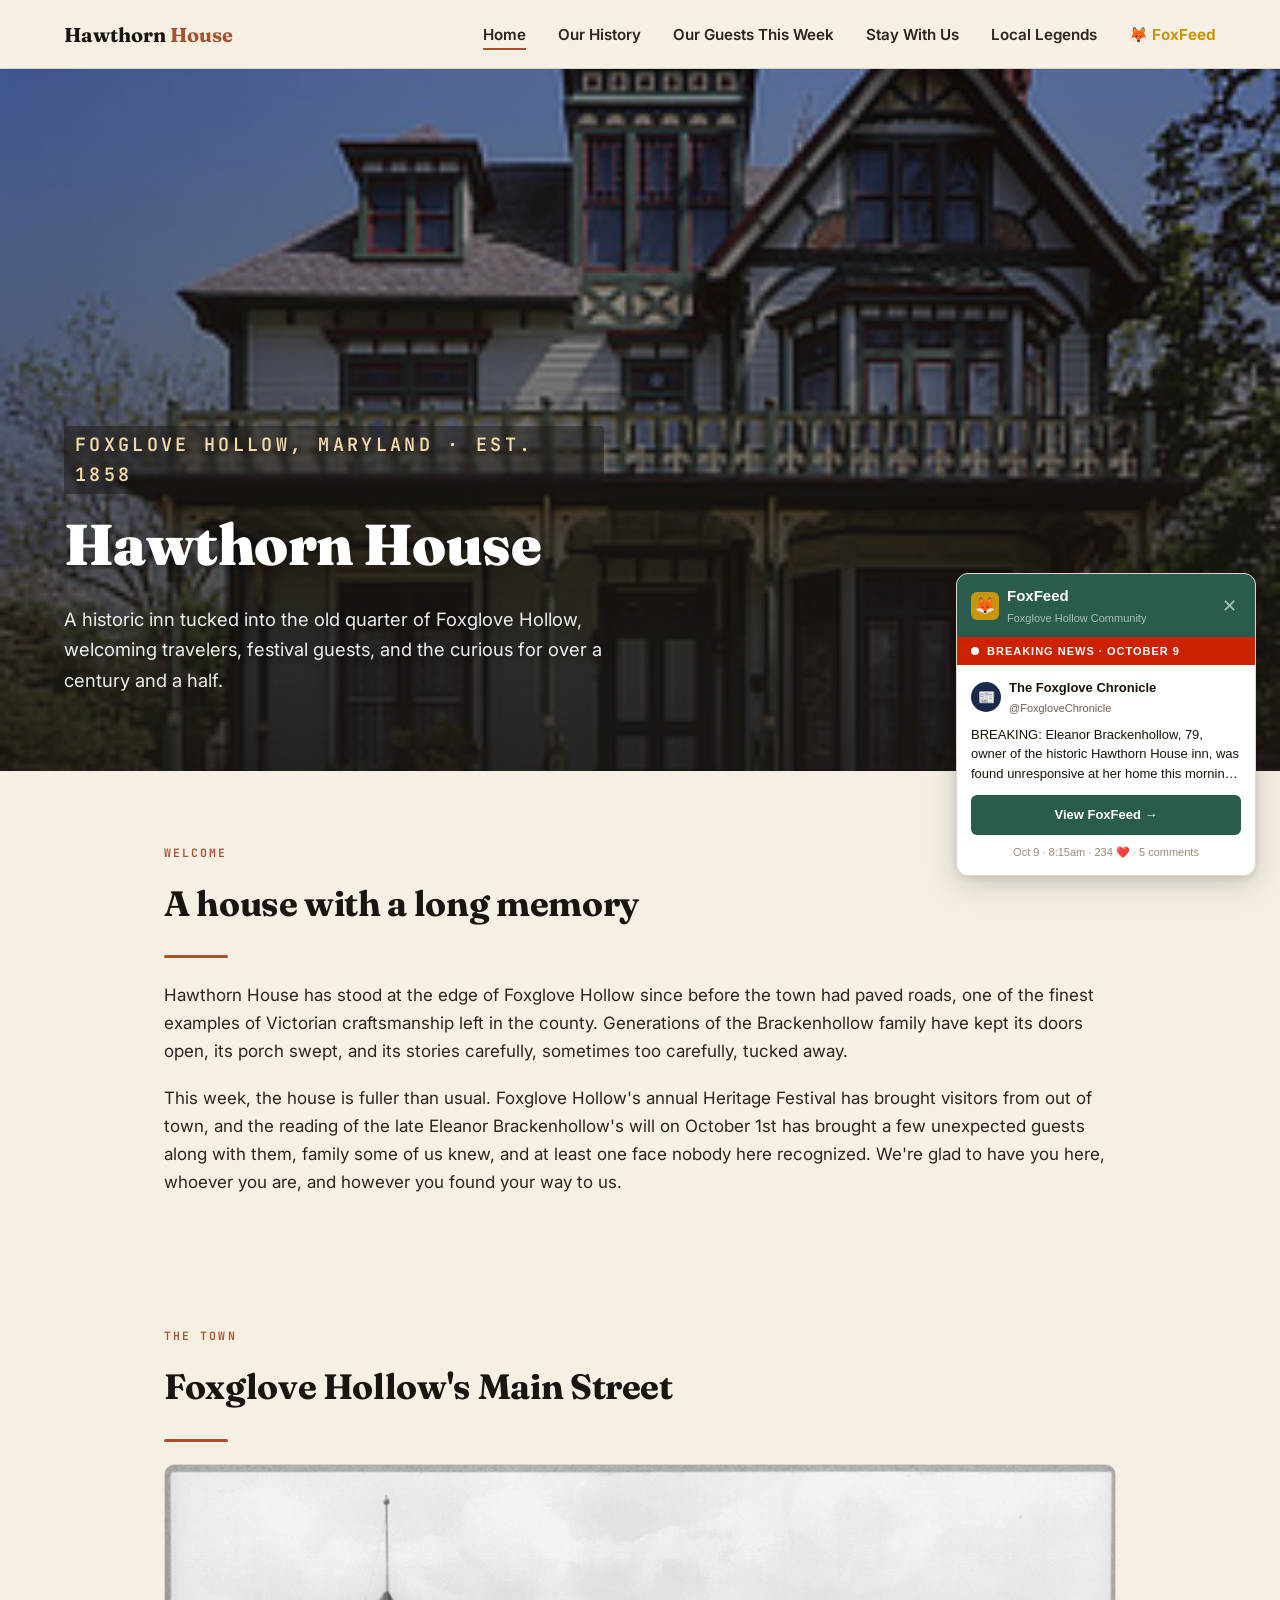
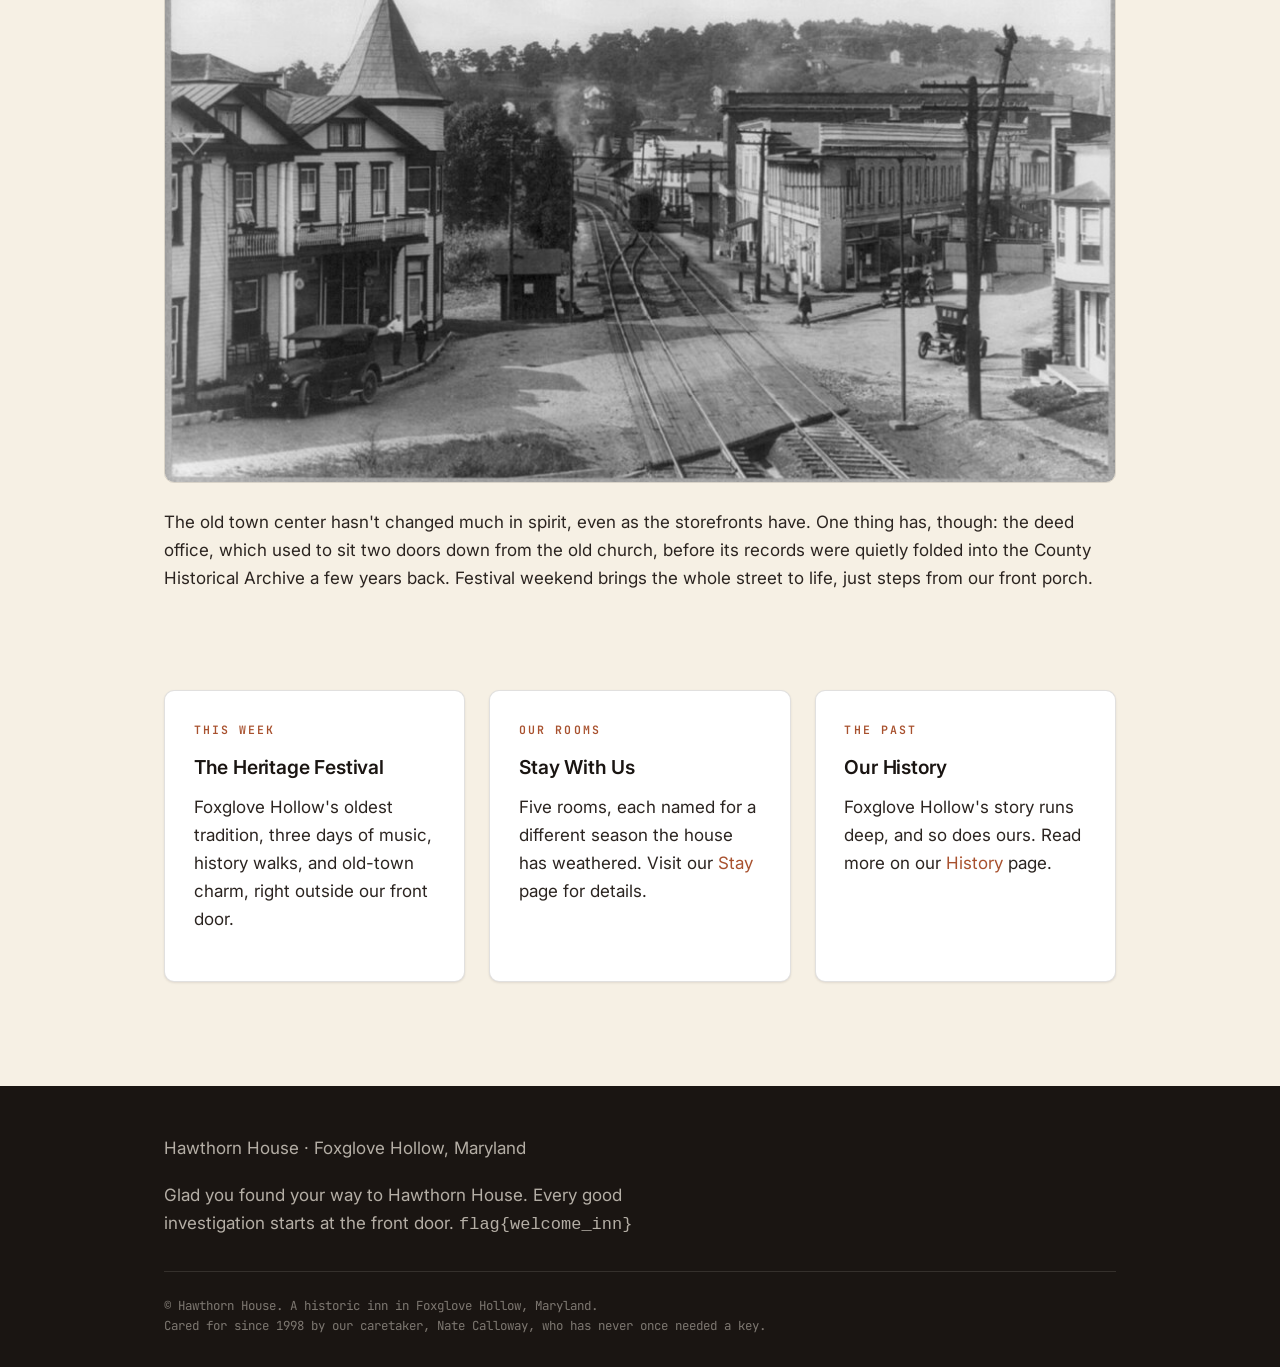
<file: index.html>
<!DOCTYPE html>
<html lang="en">
<head>
<meta charset="UTF-8">
<meta name="viewport" content="width=device-width, initial-scale=1.0">
<title>Hawthorn House — Foxglove Hollow, Maryland</title>
<meta name="description" content="A historic inn in Foxglove Hollow, Maryland, welcoming guests since 1864.">
<link rel="stylesheet" href="style.css">
</head>
<body>

<nav class="site-nav">
  <div class="brand">Hawthorn <span>House</span></div>
  <ul>
    <li><a href="index.html" aria-current="page">Home</a></li>
    <li><a href="history.html">Our History</a></li>
    <li><a href="guests.html">Our Guests This Week</a></li>
    <li><a href="stay.html">Stay With Us</a></li>
    <li><a href="legends.html">Local Legends</a></li>
    <li><a href="foxfeed.html" style="color:#C8960A; font-weight:700;">🦊 FoxFeed</a></li>
  </ul>
</nav>

<!-- ── FOXFEED FLOATING WIDGET ── -->
<style>
  .ff-widget {
    position: fixed;
    bottom: 24px; right: 24px;
    width: 300px;
    background: #fff;
    border-radius: 12px;
    box-shadow: 0 8px 32px rgba(0,0,0,0.18), 0 2px 8px rgba(0,0,0,0.10);
    border: 1px solid #E0D8D0;
    z-index: 1000;
    overflow: hidden;
    font-family: -apple-system, BlinkMacSystemFont, 'Segoe UI', sans-serif;
    animation: ff-slide-in 0.4s ease-out;
  }
  @keyframes ff-slide-in {
    from { opacity:0; transform: translateY(20px); }
    to   { opacity:1; transform: translateY(0); }
  }
  .ff-header {
    background: #2A5C4E;
    padding: 10px 14px;
    display: flex; align-items: center; justify-content: space-between;
  }
  .ff-logo {
    display: flex; align-items: center; gap: 8px;
    text-decoration: none;
  }
  .ff-logo-icon {
    width: 28px; height: 28px;
    background: #C8960A; border-radius: 6px;
    display: flex; align-items: center; justify-content: center;
    font-size: 16px;
  }
  .ff-logo-text { color: #fff; font-size: 15px; font-weight: 700; }
  .ff-logo-sub  { color: rgba(255,255,255,0.6); font-size: 11px; }
  .ff-close {
    background: none; border: none; cursor: pointer;
    color: rgba(255,255,255,0.6); font-size: 18px; line-height: 1;
    padding: 2px 4px; border-radius: 4px;
    transition: color 0.15s;
  }
  .ff-close:hover { color: #fff; }
  .ff-breaking {
    background: #CC2200;
    padding: 5px 14px;
    display: flex; align-items: center; gap: 8px;
    font-size: 11px; font-weight: 700; letter-spacing: 1px;
    text-transform: uppercase; color: #fff;
  }
  .ff-dot {
    width: 8px; height: 8px;
    background: #fff; border-radius: 50%;
    animation: ff-pulse 1.2s ease-in-out infinite;
    flex-shrink: 0;
  }
  @keyframes ff-pulse {
    0%, 100% { opacity:1; transform:scale(1); }
    50%       { opacity:0.4; transform:scale(0.7); }
  }
  .ff-body { padding: 12px 14px 14px; }
  .ff-account {
    display: flex; align-items: center; gap: 8px; margin-bottom: 8px;
  }
  .ff-avatar {
    width: 30px; height: 30px; border-radius: 50%;
    background: #1A2A4A; display: flex; align-items: center;
    justify-content: center; font-size: 14px; flex-shrink: 0;
  }
  .ff-name { font-size: 13px; font-weight: 700; color: #1A1208; }
  .ff-handle { font-size: 11px; color: #6B5D50; }
  .ff-preview {
    font-size: 13px; color: #1A1208; line-height: 1.5;
    margin-bottom: 12px;
    display: -webkit-box;
    -webkit-line-clamp: 3;
    -webkit-box-orient: vertical;
    overflow: hidden;
  }
  .ff-btn {
    display: block; text-align: center;
    background: #2A5C4E; color: #fff;
    text-decoration: none; font-size: 13px; font-weight: 700;
    padding: 9px 14px; border-radius: 6px;
    transition: background 0.15s;
  }
  .ff-btn:hover { background: #3A7A68; }
  .ff-time { font-size: 11px; color: #9A8878; margin-top: 8px; text-align: center; }
</style>

<div class="ff-widget" id="ff-widget">
  <div class="ff-header">
    <a href="foxfeed.html" class="ff-logo">
      <div class="ff-logo-icon">🦊</div>
      <div>
        <div class="ff-logo-text">FoxFeed</div>
        <div class="ff-logo-sub">Foxglove Hollow Community</div>
      </div>
    </a>
    <button class="ff-close" onclick="document.getElementById('ff-widget').style.display='none'" title="Dismiss">✕</button>
  </div>
  <div class="ff-breaking">
    <div class="ff-dot"></div>
    Breaking News · October 9
  </div>
  <div class="ff-body">
    <div class="ff-account">
      <div class="ff-avatar">📰</div>
      <div>
        <div class="ff-name">The Foxglove Chronicle</div>
        <div class="ff-handle">@FoxgloveChronicle</div>
      </div>
    </div>
    <div class="ff-preview">BREAKING: Eleanor Brackenhollow, 79, owner of the historic Hawthorn House inn, was found unresponsive at her home this morning. Authorities have been called to the scene...</div>
    <a href="foxfeed.html" class="ff-btn">View FoxFeed →</a>
    <div class="ff-time">Oct 9 · 8:15am · 234 ❤️ · 5 comments</div>
  </div>
</div>

<header class="hero" style="background-image: url('images/hero-house.jpg');">
  <div class="hero-content">
    <p class="eyebrow">Foxglove Hollow, Maryland · Est. 1858</p>
    <h1>Hawthorn House</h1>
    <p>A historic inn tucked into the old quarter of Foxglove Hollow, welcoming travelers, festival guests, and the curious for over a century and a half.</p>
  </div>
</header>

<main class="wrap">

  <section class="section">
    <p class="eyebrow">Welcome</p>
    <h2>A house with a long memory</h2>
    <div class="divider"></div>
    <p>Hawthorn House has stood at the edge of Foxglove Hollow since before the town had paved roads, one of the finest examples of Victorian craftsmanship left in the county. Generations of the Brackenhollow family have kept its doors open, its porch swept, and its stories carefully, sometimes too carefully, tucked away.</p>
    <p>This week, the house is fuller than usual. Foxglove Hollow's annual Heritage Festival has brought visitors from out of town, and the reading of the late Eleanor Brackenhollow's will on October 1st has brought a few unexpected guests along with them, family some of us knew, and at least one face nobody here recognized. We're glad to have you here, whoever you are, and however you found your way to us.</p>
  </section>

  <section class="section-tight">
    <p class="eyebrow">The Town</p>
    <h2>Foxglove Hollow's Main Street</h2>
    <div class="divider"></div>
    <img src="images/town-main-street-archival.jpg" alt="Foxglove Hollow's old town center" style="width:100%; border-radius:10px; border:1px solid var(--line); margin-bottom:1rem;">
    <p>The old town center hasn't changed much in spirit, even as the storefronts have. One thing has, though: the deed office, which used to sit two doors down from the old church, before its records were quietly folded into the County Historical Archive a few years back. Festival weekend brings the whole street to life, just steps from our front porch.</p>
  </section>

  <section class="section-tight card-grid">
    <div class="card">
      <p class="eyebrow">This Week</p>
      <h3>The Heritage Festival</h3>
      <p>Foxglove Hollow's oldest tradition, three days of music, history walks, and old-town charm, right outside our front door.</p>
    </div>
    <div class="card">
      <p class="eyebrow">Our Rooms</p>
      <h3>Stay With Us</h3>
      <p>Five rooms, each named for a different season the house has weathered. Visit our <a href="stay.html">Stay</a> page for details.</p>
    </div>
    <div class="card">
      <p class="eyebrow">The Past</p>
      <h3>Our History</h3>
      <p>Foxglove Hollow's story runs deep, and so does ours. Read more on our <a href="history.html">History</a> page.</p>
    </div>
  </section>

</main>

<footer class="site-footer">
  <div class="wrap">
    <p>Hawthorn House · Foxglove Hollow, Maryland</p>
    <p style="max-width:480px;">Glad you found your way to Hawthorn House. Every good investigation starts at the front door. <code>flag{welcome_inn}</code></p>
    <div class="footnote">&copy; Hawthorn House. A historic inn in Foxglove Hollow, Maryland.<br>Cared for since 1998 by our caretaker, Nate Calloway, who has never once needed a key.</div>
  </div>
</footer>

</body>
</html>
</file>
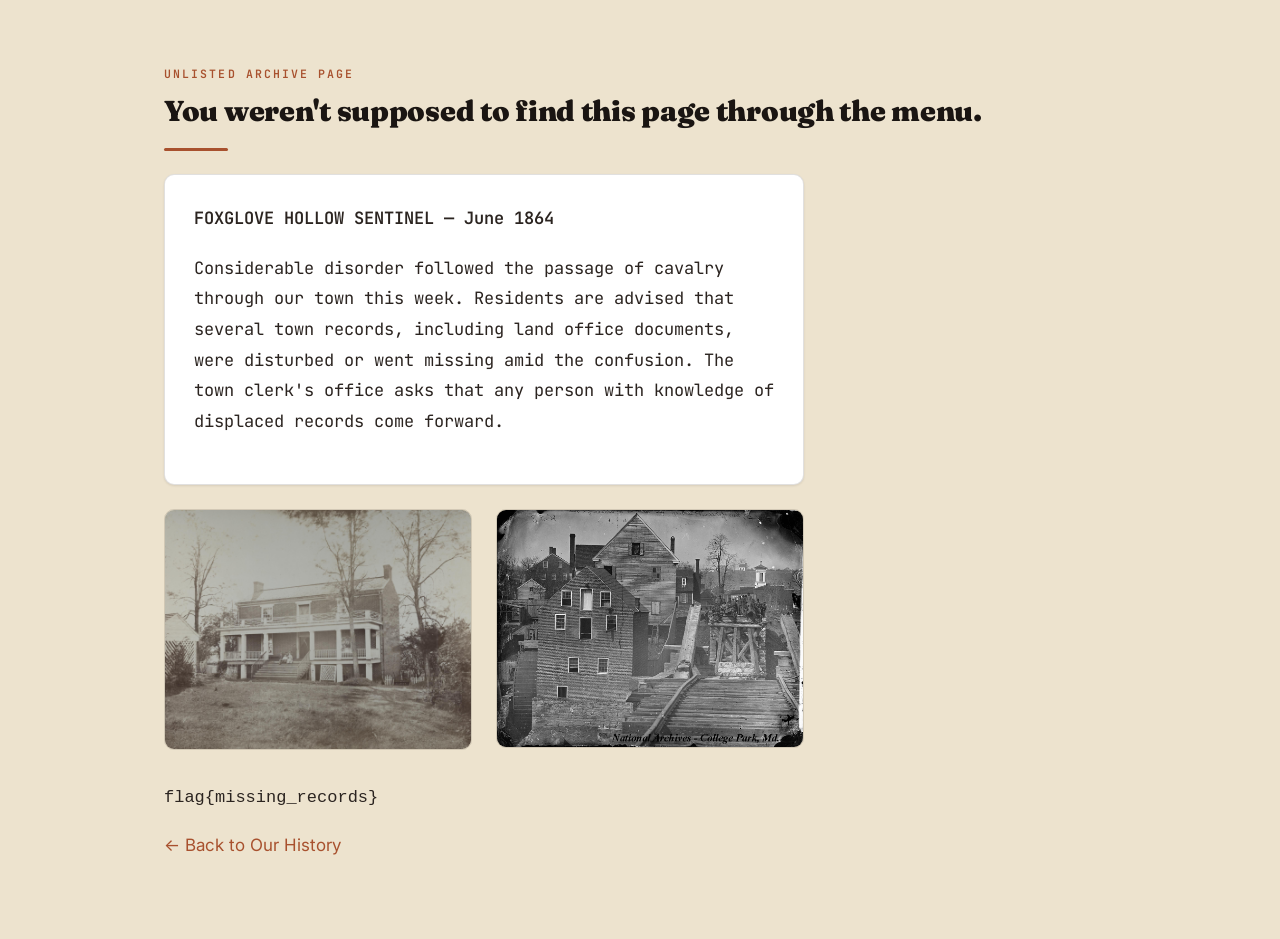
<file: archive/clipping-1864/index.html>
<!DOCTYPE html>
<html lang="en">
<head>
<meta charset="UTF-8">
<meta name="viewport" content="width=device-width, initial-scale=1.0">
<title>Archive — Foxglove Hollow Sentinel, 1864</title>
<link rel="stylesheet" href="../../style.css">
</head>
<body style="background:var(--parchment-deep);">

<main class="wrap" style="padding-top:4rem; padding-bottom:4rem;">
  <p class="eyebrow">Unlisted Archive Page</p>
  <h1 style="font-size:1.8rem;">You weren't supposed to find this page through the menu.</h1>
  <div class="divider"></div>

  <div class="card" style="font-family:'JetBrains Mono', monospace; line-height:1.8; max-width:640px;">
    <p style="font-weight:600;">FOXGLOVE HOLLOW SENTINEL — June 1864</p>
    <p>Considerable disorder followed the passage of cavalry through our town this week. Residents are advised that several town records, including land office documents, were disturbed or went missing amid the confusion. The town clerk's office asks that any person with knowledge of displaced records come forward.</p>
  </div>

  <div class="card-grid" style="margin-top:1.5rem; max-width:640px;">
    <img src="../../images/civilwar-house.jpg" alt="A Maryland home from the Civil War era" style="width:100%; border-radius:10px; border:1px solid var(--line);">
    <img src="../../images/civilwar-railroad-bridge.jpg" alt="Soldiers and a damaged railroad bridge, Civil War era" style="width:100%; border-radius:10px; border:1px solid var(--line);">
  </div>

  <p style="margin-top:2rem;"><code>flag{missing_records}</code></p>
  <p><a href="../../history.html">&larr; Back to Our History</a></p>
</main>

</body>
</html>
</file>
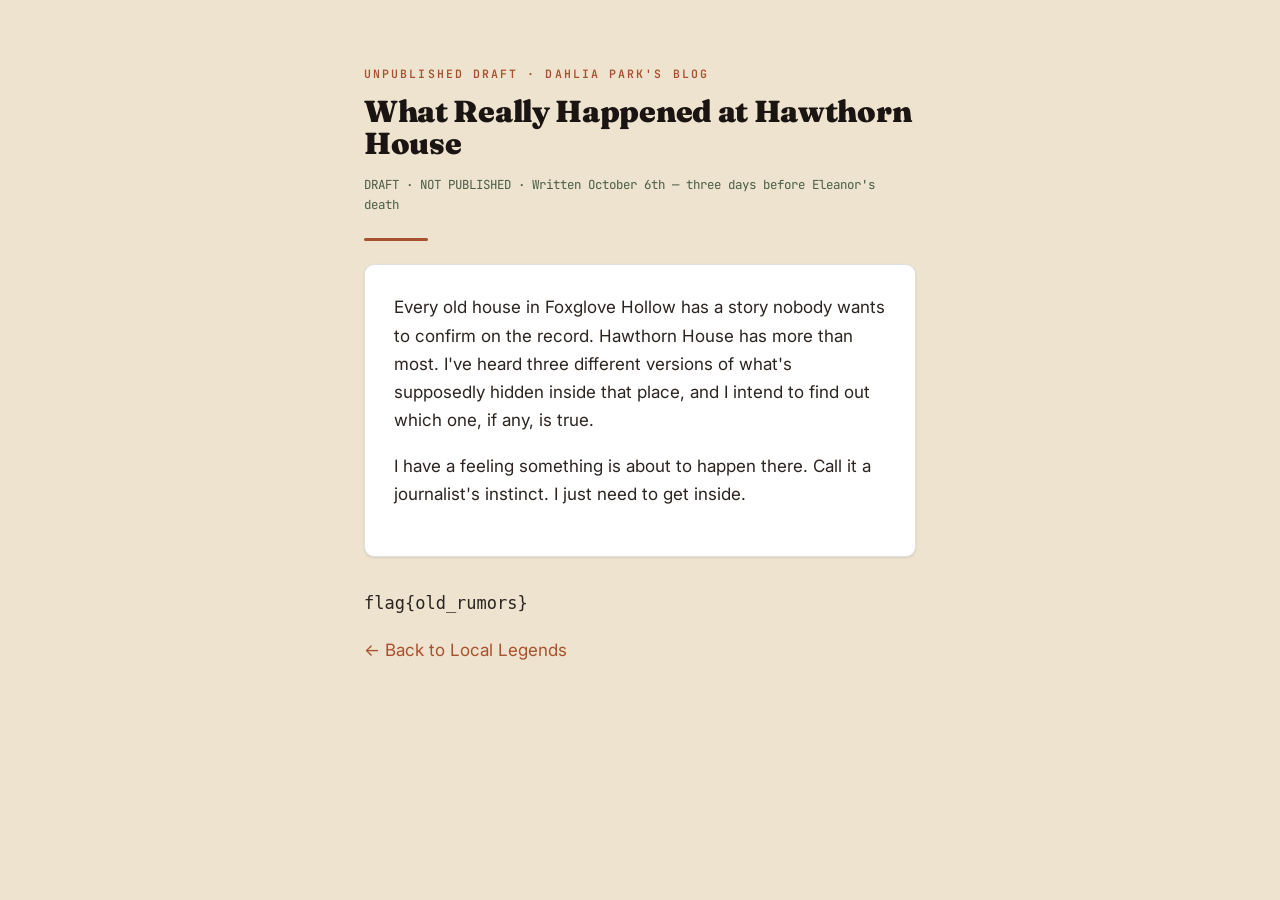
<file: dahlia-draft.html>
<!DOCTYPE html>
<html lang="en">
<head>
<meta charset="UTF-8">
<meta name="viewport" content="width=device-width, initial-scale=1.0">
<title>DRAFT — What Really Happened at Hawthorn House</title>
<link rel="stylesheet" href="style.css">
</head>
<body style="background:var(--parchment-deep);">

<main class="wrap" style="padding-top:4rem; padding-bottom:4rem; max-width:680px;">
  <p class="eyebrow">Unpublished Draft &middot; Dahlia Park's Blog</p>
  <h1 style="font-size:1.9rem;">What Really Happened at Hawthorn House</h1>
  <p style="font-family:'JetBrains Mono', monospace; font-size:0.78rem; color:var(--moss);">DRAFT &middot; NOT PUBLISHED &middot; Written October 6th — three days before Eleanor's death</p>
  <div class="divider"></div>

  <div class="card">
    <p>Every old house in Foxglove Hollow has a story nobody wants to confirm on the record. Hawthorn House has more than most. I've heard three different versions of what's supposedly hidden inside that place, and I intend to find out which one, if any, is true.</p>
    <p>I have a feeling something is about to happen there. Call it a journalist's instinct. I just need to get inside.</p>
  </div>

  <p style="margin-top:2rem;"><code>flag{old_rumors}</code></p>
  <p><a href="legends.html">&larr; Back to Local Legends</a></p>
</main>

</body>
</html>
</file>
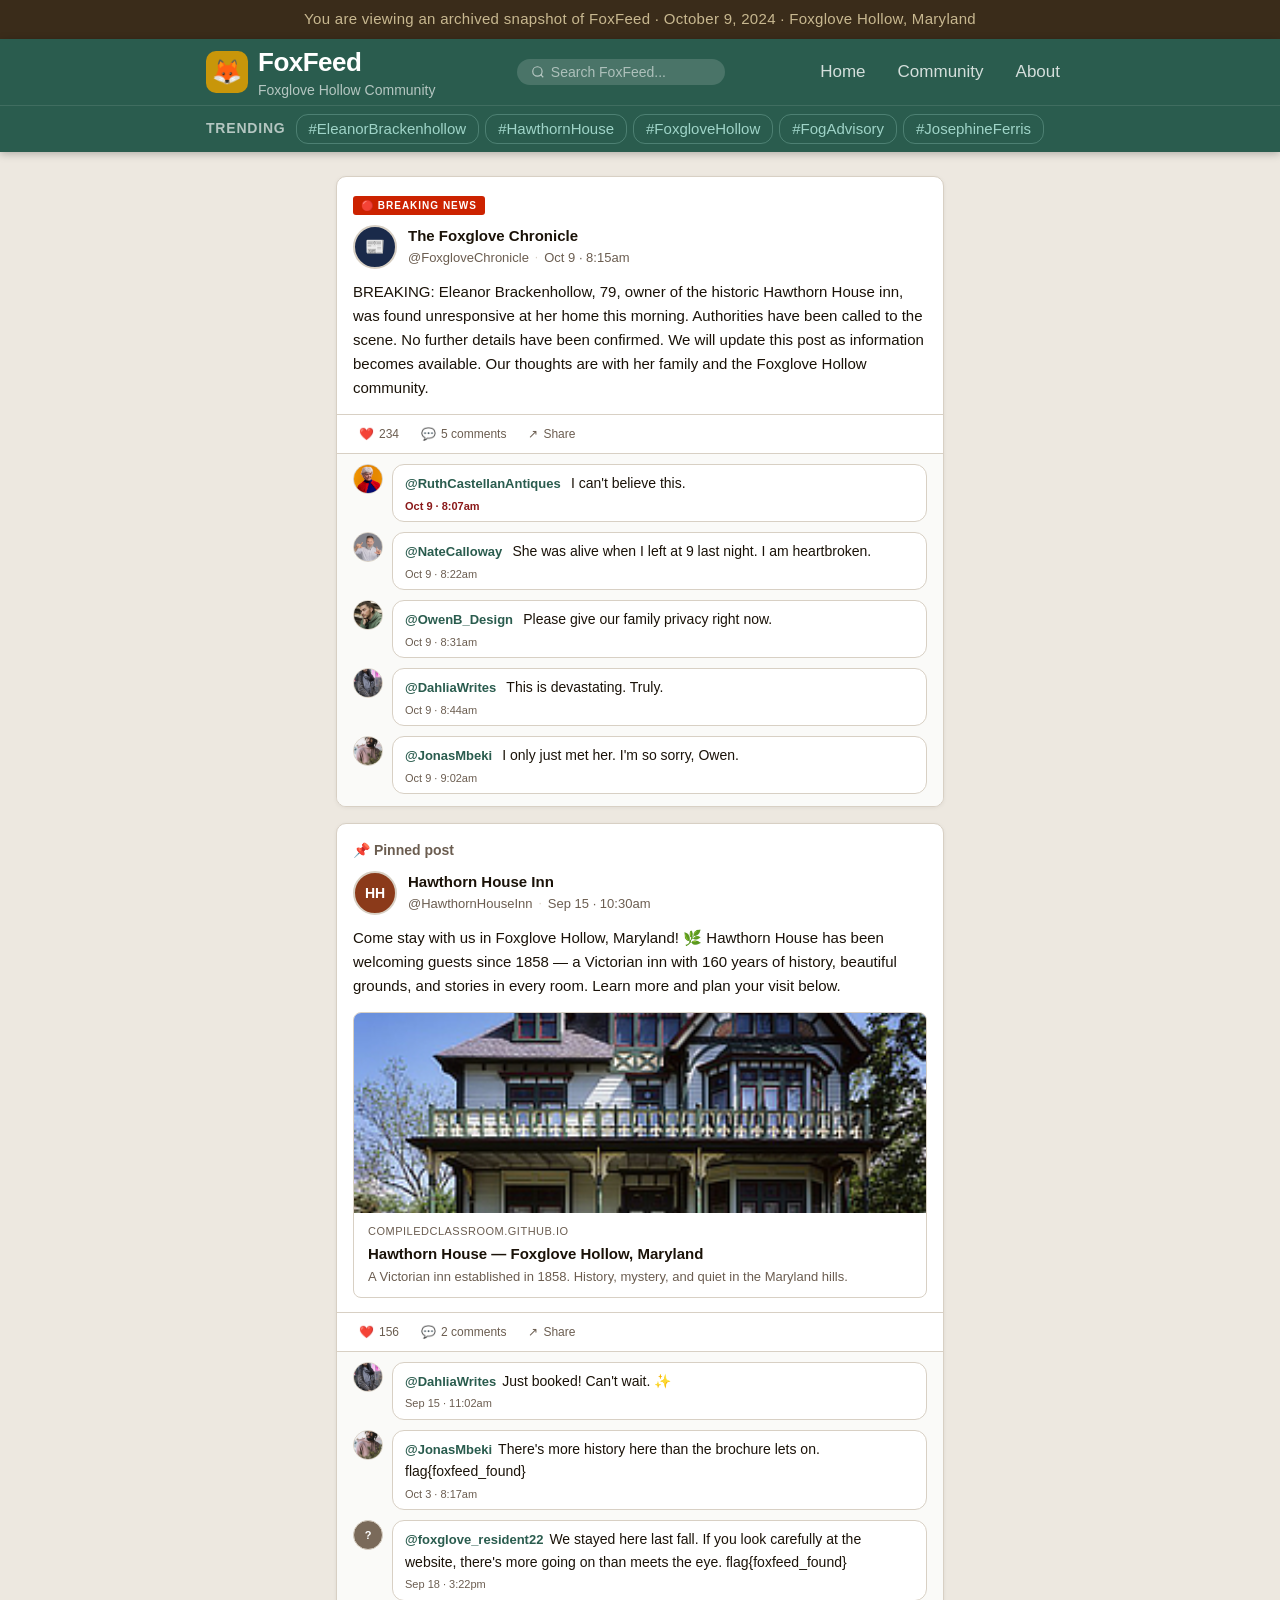
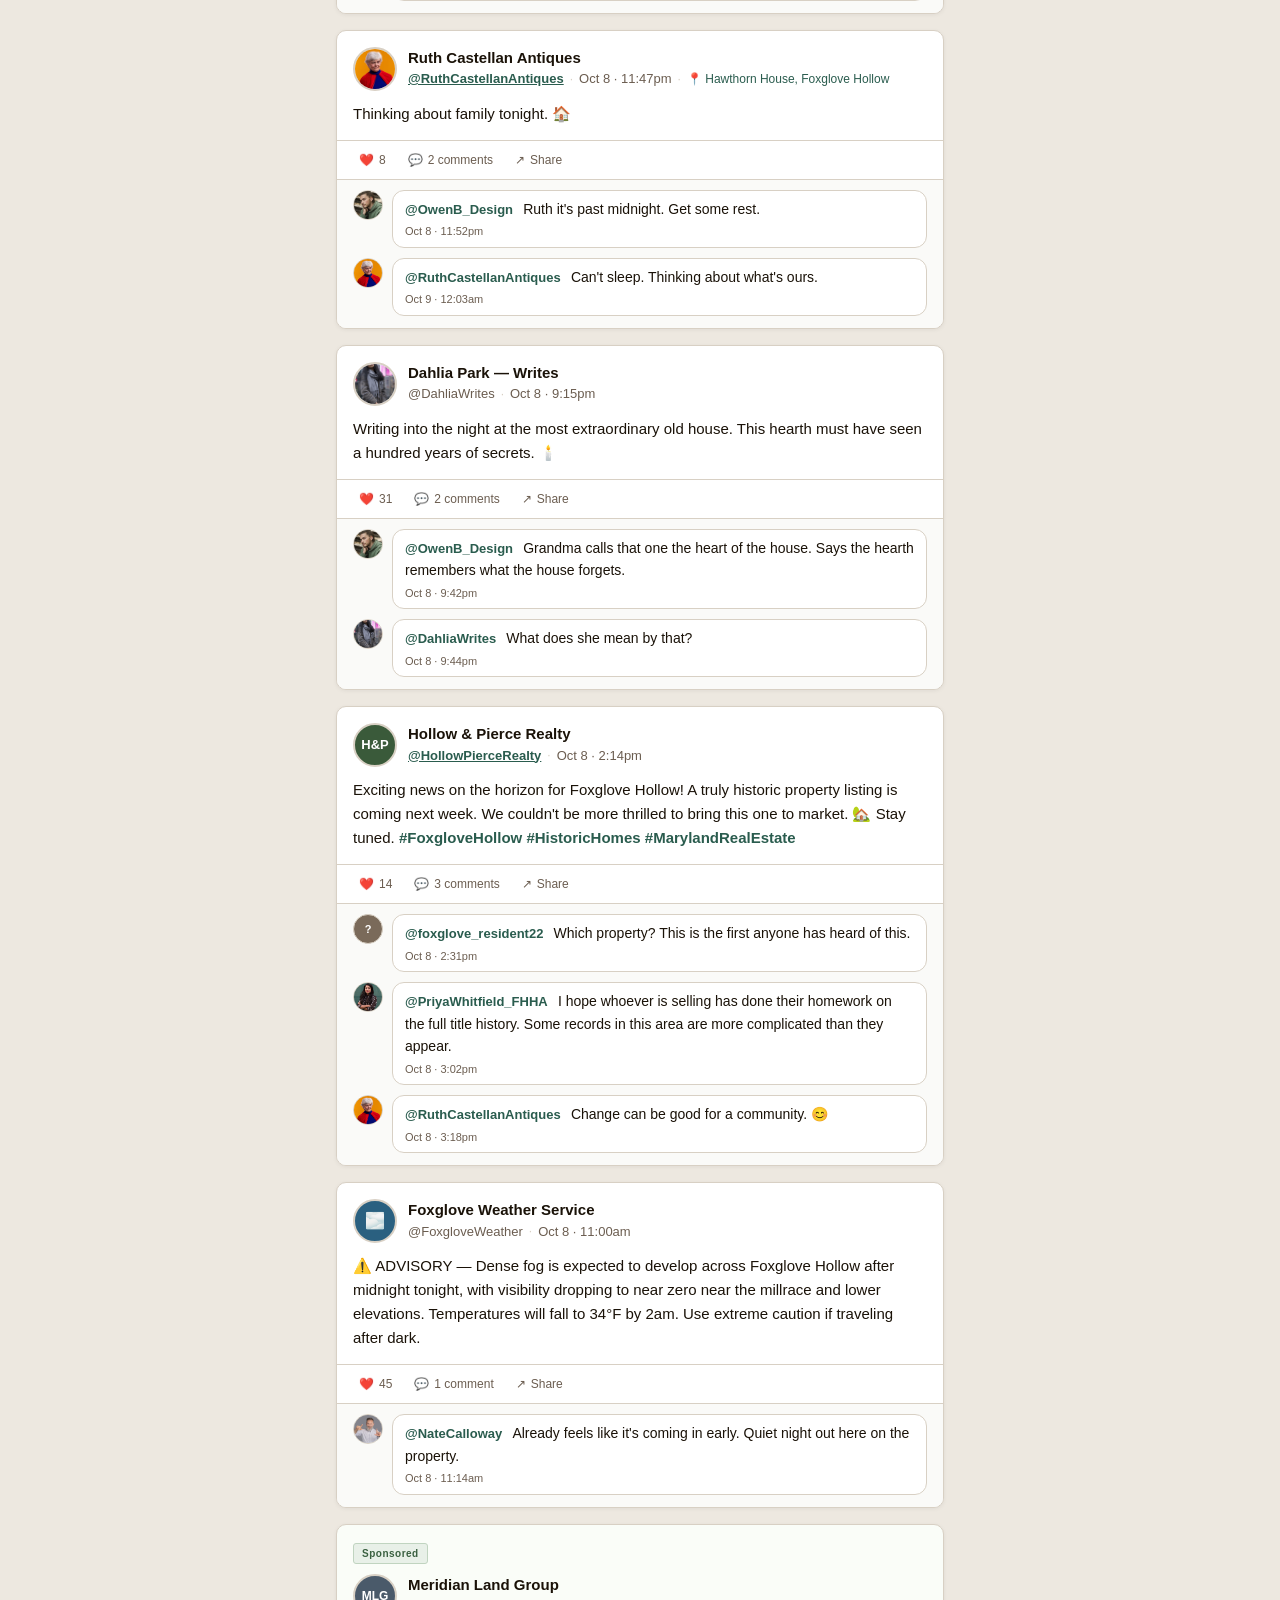
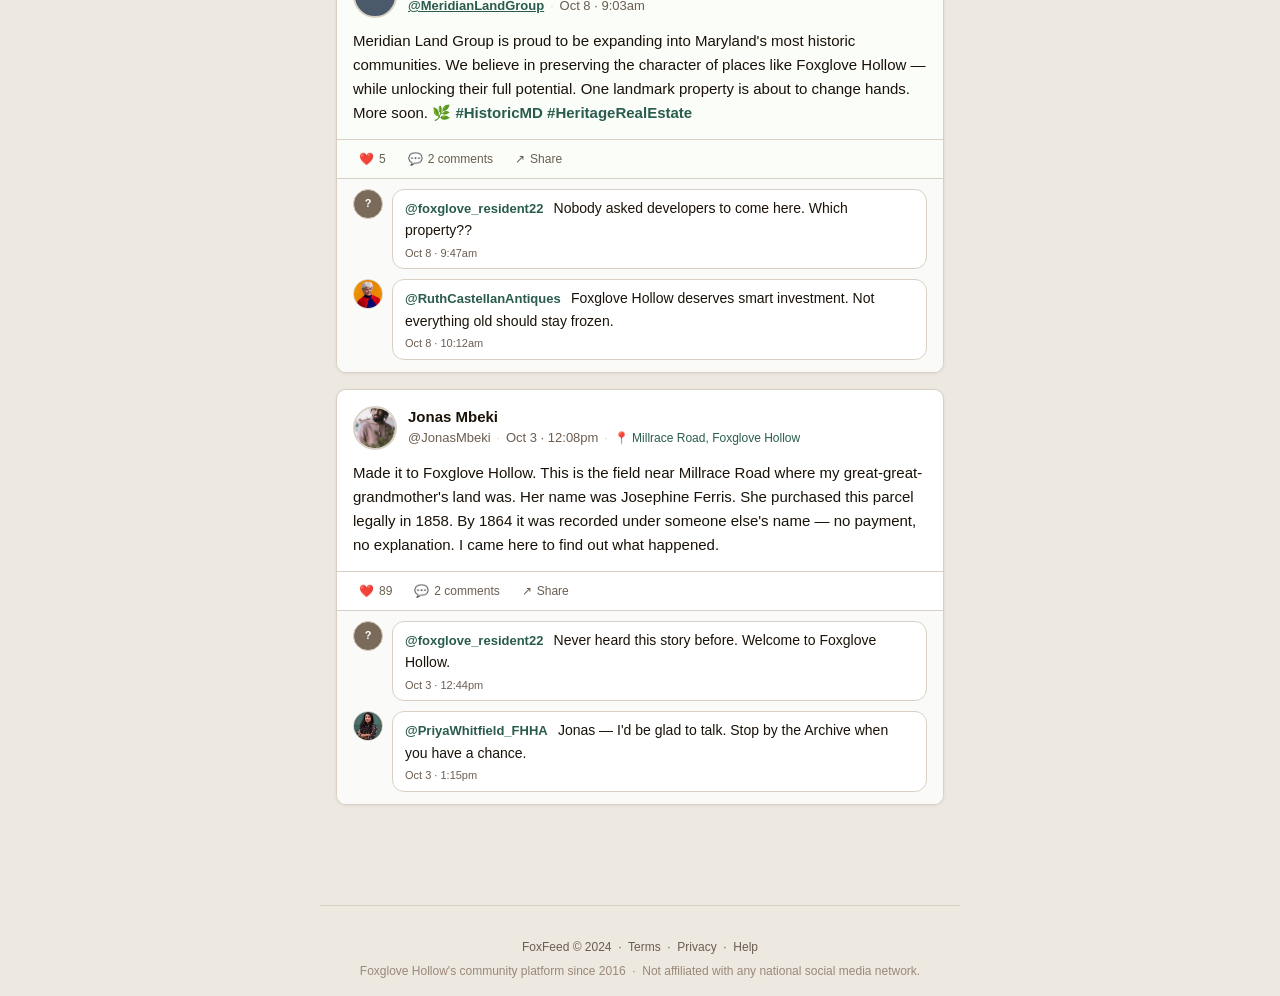
<file: foxfeed.html>
<!DOCTYPE html>
<html lang="en">
<head>
<meta charset="UTF-8">
<meta name="viewport" content="width=device-width, initial-scale=1.0">
<title>FoxFeed — Foxglove Hollow Community</title>
<style>
  /* ── RESET & BASE ── */
  *, *::before, *::after { box-sizing: border-box; margin: 0; padding: 0; }

  :root {
    --primary:      #2A5C4E;
    --primary-lt:   #3A7A68;
    --accent:       #C8960A;
    --bg:           #EDE8E0;
    --card:         #FFFFFF;
    --border:       #D8D0C4;
    --text:         #1A1208;
    --muted:        #6B5D50;
    --link:         #2A5C4E;
    --breaking:     #CC2200;
    --sponsored-bg: #F5F7F5;
    --radius:       10px;
  }

  body {
    font-family: -apple-system, BlinkMacSystemFont, 'Segoe UI', Roboto, Helvetica, Arial, sans-serif;
    background: var(--bg);
    color: var(--text);
    font-size: 15px;
    line-height: 1.5;
  }

  /* ── ARCHIVE BANNER ── */
  .archive-bar {
    background: #3a2c1a;
    color: #c8b890;
    font-size: 15px;
    text-align: center;
    padding: 8px 16px;
    letter-spacing: 0.3px;
  }

  /* ── HEADER ── */
  header {
    background: var(--primary);
    position: sticky;
    top: 0;
    z-index: 100;
    box-shadow: 0 2px 8px rgba(0,0,0,0.25);
  }
  .header-inner {
    max-width: 900px;
    margin: 0 auto;
    padding: 0 16px;
    height: 66px;
    display: flex;
    align-items: center;
    justify-content: space-between;
  }
  .logo {
    display: flex;
    align-items: center;
    gap: 10px;
    text-decoration: none;
  }
  .logo-icon {
    width: 42px; height: 42px;
    background: var(--accent);
    border-radius: 10px;
    display: flex; align-items: center; justify-content: center;
    font-size: 24px;
  }
  .logo-text { color: #fff; font-size: 26px; font-weight: 700; letter-spacing: -0.5px; }
  .logo-sub  { color: rgba(255,255,255,0.65); font-size: 14px; margin-top: -2px; }

  nav { display: flex; gap: 4px; }
  nav a {
    color: rgba(255,255,255,0.8);
    text-decoration: none;
    font-size: 17px;
    padding: 6px 14px;
    border-radius: 6px;
    transition: background 0.15s;
  }
  nav a:hover { background: rgba(255,255,255,0.12); color: #fff; }

  /* ── SEARCH ── */
  .search-wrap {
    display: flex; align-items: center;
    background: rgba(255,255,255,0.15);
    border-radius: 20px;
    padding: 5px 14px;
    gap: 6px;
  }
  .search-wrap input {
    background: transparent; border: none; outline: none;
    color: #fff; font-size: 14px; width: 160px;
  }
  .search-wrap input::placeholder { color: rgba(255,255,255,0.55); }

  /* ── TRENDING BAR ── */
  .trending-bar {
    background: var(--primary);
    border-top: 1px solid rgba(255,255,255,0.1);
    padding: 0;
  }
  .trending-inner {
    max-width: 900px;
    margin: 0 auto;
    padding: 8px 16px;
    display: flex;
    align-items: center;
    gap: 6px;
    flex-wrap: wrap;
  }
  .trending-label {
    color: rgba(255,255,255,0.65);
    font-size: 14px;
    font-weight: 600;
    letter-spacing: 0.8px;
    text-transform: uppercase;
    margin-right: 4px;
  }
  .trending-tag {
    color: #9FD4C8;
    font-size: 15px;
    padding: 3px 12px;
    border-radius: 12px;
    border: 1px solid rgba(159,212,200,0.3);
    cursor: pointer;
    text-decoration: none;
    transition: background 0.15s;
  }
  .trending-tag:hover { background: rgba(255,255,255,0.1); }

  /* ── LAYOUT ── */
  .page-wrap {
    max-width: 640px;
    margin: 24px auto;
    padding: 0 16px 60px;
  }

  /* ── POST CARD ── */
  .post {
    background: var(--card);
    border-radius: var(--radius);
    border: 1px solid var(--border);
    margin-bottom: 16px;
    overflow: hidden;
    box-shadow: 0 1px 4px rgba(0,0,0,0.06);
  }
  .post-inner { padding: 16px 16px 0; }

  /* ── BADGES ── */
  .badge-breaking {
    display: inline-block;
    background: var(--breaking);
    color: #fff;
    font-size: 10px;
    font-weight: 700;
    letter-spacing: 1px;
    padding: 2px 8px;
    border-radius: 3px;
    margin-bottom: 10px;
    text-transform: uppercase;
  }
  .badge-sponsored {
    display: inline-block;
    background: #E8F0E8;
    color: #3A6040;
    font-size: 10px;
    font-weight: 600;
    letter-spacing: 0.5px;
    padding: 2px 8px;
    border-radius: 3px;
    margin-bottom: 10px;
    border: 1px solid #C0D4C0;
  }

  /* ── POST HEADER ── */
  .post-head {
    display: flex;
    align-items: flex-start;
    gap: 11px;
    margin-bottom: 11px;
  }
  .avatar {
    width: 44px; height: 44px;
    border-radius: 50%;
    object-fit: cover;
    flex-shrink: 0;
    border: 2px solid var(--border);
  }
  .avatar-css {
    width: 44px; height: 44px;
    border-radius: 50%;
    flex-shrink: 0;
    display: flex; align-items: center; justify-content: center;
    font-size: 16px; font-weight: 700; color: #fff;
    border: 2px solid var(--border);
  }
  .post-byline { flex: 1; }
  .display-name {
    font-weight: 700;
    font-size: 15px;
    color: var(--text);
    display: block;
  }
  .handle-row {
    display: flex;
    align-items: center;
    gap: 6px;
    flex-wrap: wrap;
  }
  .handle {
    color: var(--muted);
    font-size: 13px;
  }
  .dot { color: var(--border); font-size: 12px; }
  .timestamp { color: var(--muted); font-size: 13px; }
  .location {
    display: inline-flex;
    align-items: center;
    gap: 3px;
    font-size: 12px;
    color: var(--primary);
    font-weight: 500;
  }

  /* ── POST BODY ── */
  .post-body {
    font-size: 15px;
    line-height: 1.6;
    color: var(--text);
    margin-bottom: 14px;
  }
  .post-body a {
    color: var(--primary);
    font-weight: 600;
    text-decoration: none;
  }
  .post-body a:hover { text-decoration: underline; }

  /* ── POST IMAGE ── */
  .post-img {
    width: 100%;
    border-radius: 8px;
    display: block;
    margin-bottom: 14px;
    max-height: 320px;
    object-fit: cover;
  }

  /* ── LINK PREVIEW ── */
  .link-preview {
    border: 1px solid var(--border);
    border-radius: 8px;
    overflow: hidden;
    margin-bottom: 14px;
    text-decoration: none;
    display: block;
    transition: box-shadow 0.15s;
  }
  .link-preview:hover { box-shadow: 0 2px 8px rgba(0,0,0,0.12); }
  .link-preview img { width: 100%; max-height: 200px; object-fit: cover; display: block; }
  .link-preview-meta { padding: 10px 14px; }
  .link-preview-domain { font-size: 11px; color: var(--muted); text-transform: uppercase; letter-spacing: 0.5px; }
  .link-preview-title { font-size: 15px; font-weight: 600; color: var(--text); margin: 3px 0 2px; }
  .link-preview-desc { font-size: 13px; color: var(--muted); }

  /* ── REACTIONS ── */
  .reactions {
    border-top: 1px solid var(--border);
    padding: 6px 12px;
    display: flex;
    align-items: center;
    gap: 2px;
  }
  .react-btn {
    background: none; border: none; cursor: pointer;
    display: flex; align-items: center; gap: 5px;
    padding: 6px 10px;
    border-radius: 6px;
    color: var(--muted);
    font-size: 13px;
    font-weight: 500;
    transition: background 0.12s, color 0.12s;
  }
  .react-btn:hover { background: #F0EBE4; color: var(--primary); }
  .react-btn.liked { color: #CC2200; }
  .react-btn span { font-size: 12px; }
  .react-emoji { font-size: 16px; }

  /* ── COMMENTS ── */
  .comments {
    border-top: 1px solid var(--border);
    background: #FAFAF8;
    padding: 10px 16px 12px;
  }
  .comment {
    display: flex;
    align-items: flex-start;
    gap: 9px;
    margin-bottom: 10px;
  }
  .comment:last-child { margin-bottom: 0; }
  .comment-avatar {
    width: 30px; height: 30px;
    border-radius: 50%;
    object-fit: cover;
    flex-shrink: 0;
    border: 1px solid var(--border);
  }
  .comment-avatar-css {
    width: 30px; height: 30px;
    border-radius: 50%;
    flex-shrink: 0;
    display: flex; align-items: center; justify-content: center;
    font-size: 11px; font-weight: 700; color: #fff;
    border: 1px solid var(--border);
  }
  .comment-bubble {
    background: #fff;
    border: 1px solid var(--border);
    border-radius: 12px;
    padding: 7px 12px;
    flex: 1;
  }
  .comment-author {
    font-weight: 700;
    font-size: 13px;
    color: var(--primary);
    margin-right: 6px;
  }
  .comment-text {
    font-size: 14px;
    color: var(--text);
  }
  .comment-time {
    display: block;
    font-size: 11px;
    color: var(--muted);
    margin-top: 3px;
  }
  /* Ruth's suspicious early comment */
  .comment-time.suspicious {
    color: #8B1A1A;
    font-weight: 600;
  }

  /* ── FOOTER ── */
  footer {
    text-align: center;
    padding: 32px 16px 16px;
    color: var(--muted);
    font-size: 12px;
    border-top: 1px solid var(--border);
    max-width: 640px;
    margin: 0 auto;
  }
  footer a { color: var(--muted); text-decoration: none; }
</style>
</head>
<body>

<!-- ── ARCHIVE BANNER ── -->
<div class="archive-bar">
  You are viewing an archived snapshot of FoxFeed · October 9, 2024 · Foxglove Hollow, Maryland
</div>

<!-- ── HEADER ── -->
<header>
  <div class="header-inner">
    <a href="#" class="logo">
      <div class="logo-icon">🦊</div>
      <div>
        <div class="logo-text">FoxFeed</div>
        <div class="logo-sub">Foxglove Hollow Community</div>
      </div>
    </a>
    <div class="search-wrap">
      <svg width="14" height="14" fill="none" stroke="rgba(255,255,255,0.6)" stroke-width="2" viewBox="0 0 24 24"><circle cx="11" cy="11" r="8"/><path d="M21 21l-4.35-4.35"/></svg>
      <input type="text" placeholder="Search FoxFeed..." readonly>
    </div>
    <nav>
      <a href="#">Home</a>
      <a href="#">Community</a>
      <a href="#">About</a>
    </nav>
  </div>

  <!-- Trending bar -->
  <div class="trending-bar">
    <div class="trending-inner">
      <span class="trending-label">Trending</span>
      <a class="trending-tag" href="#">#EleanorBrackenhollow</a>
      <a class="trending-tag" href="#">#HawthornHouse</a>
      <a class="trending-tag" href="#">#FoxgloveHollow</a>
      <a class="trending-tag" href="#">#FogAdvisory</a>
      <a class="trending-tag" href="#">#JosephineFerris</a>
    </div>
  </div>
</header>

<!-- ── FEED ── -->
<div class="page-wrap">

  <!-- ══ POST 1: BREAKING NEWS ══ -->
  <div class="post">
    <div class="post-inner">
      <div class="badge-breaking">🔴 Breaking News</div>
      <div class="post-head">
        <div class="avatar-css" style="background:#1A2A4A;">📰</div>
        <div class="post-byline">
          <span class="display-name">The Foxglove Chronicle</span>
          <div class="handle-row">
            <span class="handle">@FoxgloveChronicle</span>
            <span class="dot">·</span>
            <span class="timestamp">Oct 9 · 8:15am</span>
          </div>
        </div>
      </div>
      <div class="post-body">
        BREAKING: Eleanor Brackenhollow, 79, owner of the historic Hawthorn House inn, was found unresponsive at her home this morning. Authorities have been called to the scene. No further details have been confirmed. We will update this post as information becomes available. Our thoughts are with her family and the Foxglove Hollow community.
      </div>
    </div>
    <div class="reactions">
      <button class="react-btn" onclick="toggleLike(this, 234)"><span class="react-emoji">❤️</span><span>234</span></button>
      <button class="react-btn"><span class="react-emoji">💬</span><span>5 comments</span></button>
      <button class="react-btn"><span class="react-emoji">↗</span><span>Share</span></button>
    </div>
    <div class="comments">

      <!-- Ruth's comment — timestamp is BEFORE the article posted -->
      <div class="comment">
        <img class="comment-avatar" src="images/ruth-portrait.jpg" alt="Ruth">
        <div class="comment-bubble">
          <a class="comment-author" href="ruth-castellan-antiques.html" style="color:var(--primary);text-decoration:none;">@RuthCastellanAntiques</a>
          <span class="comment-text">I can't believe this.</span>
          <span class="comment-time suspicious">Oct 9 · 8:07am</span>
        </div>
      </div>

      <div class="comment">
        <img class="comment-avatar" src="images/nate-portrait.jpg" alt="Nate">
        <div class="comment-bubble">
          <span class="comment-author">@NateCalloway</span>
          <span class="comment-text">She was alive when I left at 9 last night. I am heartbroken.</span>
          <span class="comment-time">Oct 9 · 8:22am</span>
        </div>
      </div>

      <div class="comment">
        <img class="comment-avatar" src="images/owen-portrait.jpg" alt="Owen">
        <div class="comment-bubble">
          <span class="comment-author">@OwenB_Design</span>
          <span class="comment-text">Please give our family privacy right now.</span>
          <span class="comment-time">Oct 9 · 8:31am</span>
        </div>
      </div>

      <div class="comment">
        <img class="comment-avatar" src="images/dahlia-portrait.jpg" alt="Dahlia">
        <div class="comment-bubble">
          <span class="comment-author">@DahliaWrites</span>
          <span class="comment-text">This is devastating. Truly.</span>
          <span class="comment-time">Oct 9 · 8:44am</span>
        </div>
      </div>

      <div class="comment">
        <img class="comment-avatar" src="images/jonas-portrait.jpg" alt="Jonas">
        <div class="comment-bubble">
          <span class="comment-author">@JonasMbeki</span>
          <span class="comment-text">I only just met her. I'm so sorry, Owen.</span>
          <span class="comment-time">Oct 9 · 9:02am</span>
        </div>
      </div>

    </div>
  </div>

  <!-- ══ POST 2: HAWTHORN HOUSE INN (pinned) ══ -->
  <div class="post">
    <div class="post-inner">
      <div style="display:flex;align-items:center;gap:8px;margin-bottom:10px;">
        <span style="font-size:14px;color:var(--muted);font-weight:600;">📌 Pinned post</span>
      </div>
      <div class="post-head">
        <a href="index.html" style="text-decoration:none;"><div class="avatar-css" style="background:#8B3A1A;font-size:14px;">HH</div></a>
        <div class="post-byline">
          <span class="display-name">Hawthorn House Inn</span>
          <div class="handle-row">
            <span class="handle">@HawthornHouseInn</span>
            <span class="dot">·</span>
            <span class="timestamp">Sep 15 · 10:30am</span>
          </div>
        </div>
      </div>
      <div class="post-body">Come stay with us in Foxglove Hollow, Maryland! 🌿 Hawthorn House has been welcoming guests since 1858 — a Victorian inn with 160 years of history, beautiful grounds, and stories in every room. Learn more and plan your visit below.</div>
      <a class="link-preview" href="index.html">
        <img src="images/hero-house.jpg" alt="Hawthorn House">
        <div class="link-preview-meta">
          <div class="link-preview-domain">compiledclassroom.github.io</div>
          <div class="link-preview-title">Hawthorn House — Foxglove Hollow, Maryland</div>
          <div class="link-preview-desc">A Victorian inn established in 1858. History, mystery, and quiet in the Maryland hills.</div>
        </div>
      </a>
    </div>
    <div class="reactions">
      <button class="react-btn" onclick="toggleLike(this,156)"><span class="react-emoji">❤️</span><span>156</span></button>
      <button class="react-btn"><span class="react-emoji">💬</span><span>2 comments</span></button>
      <button class="react-btn"><span class="react-emoji">↗</span><span>Share</span></button>
    </div>
    <div class="comments">
      <div class="comment">
        <img class="comment-avatar" src="images/dahlia-portrait.jpg" alt="Dahlia">
        <div class="comment-bubble"><span class="comment-author">@DahliaWrites</span><span class="comment-text">Just booked! Can't wait. ✨</span><span class="comment-time">Sep 15 · 11:02am</span></div>
      </div>
      <div class="comment">
        <img class="comment-avatar" src="images/jonas-portrait.jpg" alt="Jonas">
        <div class="comment-bubble"><span class="comment-author">@JonasMbeki</span><span class="comment-text">There's more history here than the brochure lets on. flag{foxfeed_found}</span><span class="comment-time">Oct 3 · 8:17am</span></div>
      </div>
      <div class="comment">
        <div class="comment-avatar-css" style="background:#7A6A5A;">?</div>
        <div class="comment-bubble"><span class="comment-author">@foxglove_resident22</span><span class="comment-text">We stayed here last fall. If you look carefully at the website, there's more going on than meets the eye. flag{foxfeed_found}</span><span class="comment-time">Sep 18 · 3:22pm</span></div>
      </div>
    </div>
  </div>

  <!-- ══ POST 3: RUTH MIDNIGHT POST ══ -->
  <div class="post">
    <div class="post-inner">
      <div class="post-head">
        <img class="avatar" src="images/ruth-portrait.jpg" alt="Ruth">
        <div class="post-byline">
          <span class="display-name">Ruth Castellan Antiques</span>
          <div class="handle-row">
            <a class="handle" href="ruth-castellan-antiques.html" style="color:var(--primary);font-weight:600;">@RuthCastellanAntiques</a>
            <span class="dot">·</span>
            <span class="timestamp">Oct 8 · 11:47pm</span>
            <span class="dot">·</span>
            <span class="location">📍 Hawthorn House, Foxglove Hollow</span>
          </div>
        </div>
      </div>
      <div class="post-body">
        Thinking about family tonight. 🏠
      </div>
    </div>
    <div class="reactions">
      <button class="react-btn" onclick="toggleLike(this, 8)"><span class="react-emoji">❤️</span><span>8</span></button>
      <button class="react-btn"><span class="react-emoji">💬</span><span>2 comments</span></button>
      <button class="react-btn"><span class="react-emoji">↗</span><span>Share</span></button>
    </div>
    <div class="comments">

      <div class="comment">
        <img class="comment-avatar" src="images/owen-portrait.jpg" alt="Owen">
        <div class="comment-bubble">
          <span class="comment-author">@OwenB_Design</span>
          <span class="comment-text">Ruth it's past midnight. Get some rest.</span>
          <span class="comment-time">Oct 8 · 11:52pm</span>
        </div>
      </div>

      <div class="comment">
        <img class="comment-avatar" src="images/ruth-portrait.jpg" alt="Ruth">
        <div class="comment-bubble">
          <a class="comment-author" href="ruth-castellan-antiques.html" style="color:var(--primary);text-decoration:none;">@RuthCastellanAntiques</a>
          <span class="comment-text">Can't sleep. Thinking about what's ours.</span>
          <span class="comment-time">Oct 9 · 12:03am</span>
        </div>
      </div>

    </div>
  </div>

  <!-- ══ POST 3: DAHLIA FIREPLACE ══ -->
  <div class="post">
    <div class="post-inner">
      <div class="post-head">
        <img class="avatar" src="images/dahlia-portrait.jpg" alt="Dahlia">
        <div class="post-byline">
          <span class="display-name">Dahlia Park — Writes</span>
          <div class="handle-row">
            <span class="handle">@DahliaWrites</span>
            <span class="dot">·</span>
            <span class="timestamp">Oct 8 · 9:15pm</span>
          </div>
        </div>
      </div>
      <div class="post-body">
        Writing into the night at the most extraordinary old house. This hearth must have seen a hundred years of secrets. 🕯️
      </div>
    </div>
    <div class="reactions">
      <button class="react-btn" onclick="toggleLike(this, 31)"><span class="react-emoji">❤️</span><span>31</span></button>
      <button class="react-btn"><span class="react-emoji">💬</span><span>2 comments</span></button>
      <button class="react-btn"><span class="react-emoji">↗</span><span>Share</span></button>
    </div>
    <div class="comments">

      <div class="comment">
        <img class="comment-avatar" src="images/owen-portrait.jpg" alt="Owen">
        <div class="comment-bubble">
          <span class="comment-author">@OwenB_Design</span>
          <span class="comment-text">Grandma calls that one the heart of the house. Says the hearth remembers what the house forgets.</span>
          <span class="comment-time">Oct 8 · 9:42pm</span>
        </div>
      </div>

      <div class="comment">
        <img class="comment-avatar" src="images/dahlia-portrait.jpg" alt="Dahlia">
        <div class="comment-bubble">
          <span class="comment-author">@DahliaWrites</span>
          <span class="comment-text">What does she mean by that?</span>
          <span class="comment-time">Oct 8 · 9:44pm</span>
        </div>
      </div>
      <!-- Owen never replied -->

    </div>
  </div>

  <!-- ══ POST 4: HOLLOW & PIERCE REALTY ══ -->
  <!-- DEVELOPER NOTE: Received listing agreement docs from R. Castellan, 2:34pm Oct 8. Property: Hawthorn House, Foxglove Hollow. Client states transfer is "expected imminently." Awaiting probate confirmation before going public. Do not publish this comment. — H&P Digital Team -->
  <div class="post">
    <div class="post-inner">
      <div class="post-head">
        <a href="hollow-pierce.html" style="text-decoration:none;"><div class="avatar-css" style="background:#3A5A3A; font-size:13px;">H&amp;P</div></a>
        <div class="post-byline">
          <span class="display-name">Hollow &amp; Pierce Realty</span>
          <div class="handle-row">
            <a class="handle" href="hollow-pierce.html" style="color:var(--primary);font-weight:600;">@HollowPierceRealty</a>
            <span class="dot">·</span>
            <span class="timestamp">Oct 8 · 2:14pm</span>
          </div>
        </div>
      </div>
      <div class="post-body">
        Exciting news on the horizon for Foxglove Hollow! A truly historic property listing is coming next week. We couldn't be more thrilled to bring this one to market. 🏡 Stay tuned. <a href="#">#FoxgloveHollow</a> <a href="#">#HistoricHomes</a> <a href="#">#MarylandRealEstate</a>
      </div>
    </div>
    <div class="reactions">
      <button class="react-btn" onclick="toggleLike(this, 14)"><span class="react-emoji">❤️</span><span>14</span></button>
      <button class="react-btn"><span class="react-emoji">💬</span><span>3 comments</span></button>
      <button class="react-btn"><span class="react-emoji">↗</span><span>Share</span></button>
    </div>
    <div class="comments">

      <div class="comment">
        <div class="comment-avatar-css" style="background:#7A6A5A;">?</div>
        <div class="comment-bubble">
          <span class="comment-author">@foxglove_resident22</span>
          <span class="comment-text">Which property? This is the first anyone has heard of this.</span>
          <span class="comment-time">Oct 8 · 2:31pm</span>
        </div>
      </div>

      <div class="comment">
        <img class="comment-avatar" src="images/priya-portrait.jpg" alt="Priya">
        <div class="comment-bubble">
          <span class="comment-author">@PriyaWhitfield_FHHA</span>
          <span class="comment-text">I hope whoever is selling has done their homework on the full title history. Some records in this area are more complicated than they appear.</span>
          <span class="comment-time">Oct 8 · 3:02pm</span>
        </div>
      </div>

      <div class="comment">
        <img class="comment-avatar" src="images/ruth-portrait.jpg" alt="Ruth">
        <div class="comment-bubble">
          <a class="comment-author" href="ruth-castellan-antiques.html" style="color:var(--primary);text-decoration:none;">@RuthCastellanAntiques</a>
          <span class="comment-text">Change can be good for a community. 😊</span>
          <span class="comment-time">Oct 8 · 3:18pm</span>
        </div>
      </div>

    </div>
  </div>

  <!-- ══ POST 5: WEATHER ADVISORY ══ -->
  <div class="post">
    <div class="post-inner">
      <div class="post-head">
        <div class="avatar-css" style="background:#2A6080;">🌫️</div>
        <div class="post-byline">
          <span class="display-name">Foxglove Weather Service</span>
          <div class="handle-row">
            <span class="handle">@FoxgloveWeather</span>
            <span class="dot">·</span>
            <span class="timestamp">Oct 8 · 11:00am</span>
          </div>
        </div>
      </div>
      <div class="post-body">
        ⚠️ ADVISORY — Dense fog is expected to develop across Foxglove Hollow after midnight tonight, with visibility dropping to near zero near the millrace and lower elevations. Temperatures will fall to 34°F by 2am. Use extreme caution if traveling after dark.
      </div>
    </div>
    <div class="reactions">
      <button class="react-btn" onclick="toggleLike(this, 45)"><span class="react-emoji">❤️</span><span>45</span></button>
      <button class="react-btn"><span class="react-emoji">💬</span><span>1 comment</span></button>
      <button class="react-btn"><span class="react-emoji">↗</span><span>Share</span></button>
    </div>
    <div class="comments">

      <div class="comment">
        <img class="comment-avatar" src="images/nate-portrait.jpg" alt="Nate">
        <div class="comment-bubble">
          <span class="comment-author">@NateCalloway</span>
          <span class="comment-text">Already feels like it's coming in early. Quiet night out here on the property.</span>
          <span class="comment-time">Oct 8 · 11:14am</span>
        </div>
      </div>

    </div>
  </div>

  <!-- ══ POST 6: MERIDIAN LAND GROUP — SPONSORED ══ -->
  <div class="post" style="background:#FAFDF8;">
    <div class="post-inner">
      <div class="badge-sponsored">Sponsored</div>
      <div class="post-head">
        <a href="meridian-land.html" style="text-decoration:none;"><div class="avatar-css" style="background:#4A5A6A; font-size:12px;">MLG</div></a>
        <div class="post-byline">
          <span class="display-name">Meridian Land Group</span>
          <div class="handle-row">
            <a class="handle" href="meridian-land.html" style="color:var(--primary);font-weight:600;">@MeridianLandGroup</a>
            <span class="dot">·</span>
            <span class="timestamp">Oct 8 · 9:03am</span>
          </div>
        </div>
      </div>
      <div class="post-body">
        Meridian Land Group is proud to be expanding into Maryland's most historic communities. We believe in preserving the character of places like Foxglove Hollow — while unlocking their full potential. One landmark property is about to change hands. More soon. 🌿 <a href="#">#HistoricMD</a> <a href="#">#HeritageRealEstate</a>
      </div>
    </div>
    <div class="reactions">
      <button class="react-btn" onclick="toggleLike(this, 5)"><span class="react-emoji">❤️</span><span>5</span></button>
      <button class="react-btn"><span class="react-emoji">💬</span><span>2 comments</span></button>
      <button class="react-btn"><span class="react-emoji">↗</span><span>Share</span></button>
    </div>
    <div class="comments">

      <div class="comment">
        <div class="comment-avatar-css" style="background:#7A6A5A;">?</div>
        <div class="comment-bubble">
          <span class="comment-author">@foxglove_resident22</span>
          <span class="comment-text">Nobody asked developers to come here. Which property??</span>
          <span class="comment-time">Oct 8 · 9:47am</span>
        </div>
      </div>

      <div class="comment">
        <img class="comment-avatar" src="images/ruth-portrait.jpg" alt="Ruth">
        <div class="comment-bubble">
          <a class="comment-author" href="ruth-castellan-antiques.html" style="color:var(--primary);text-decoration:none;">@RuthCastellanAntiques</a>
          <span class="comment-text">Foxglove Hollow deserves smart investment. Not everything old should stay frozen.</span>
          <span class="comment-time">Oct 8 · 10:12am</span>
        </div>
      </div>

    </div>
  </div>

  <!-- ══ POST 7: JONAS FIELD POST ══ -->
  <div class="post">
    <div class="post-inner">
      <div class="post-head">
        <img class="avatar" src="images/jonas-portrait.jpg" alt="Jonas">
        <div class="post-byline">
          <span class="display-name">Jonas Mbeki</span>
          <div class="handle-row">
            <span class="handle">@JonasMbeki</span>
            <span class="dot">·</span>
            <span class="timestamp">Oct 3 · 12:08pm</span>
            <span class="dot">·</span>
            <span class="location">📍 Millrace Road, Foxglove Hollow</span>
          </div>
        </div>
      </div>
      <div class="post-body">
        Made it to Foxglove Hollow. This is the field near Millrace Road where my great-great-grandmother's land was. Her name was Josephine Ferris. She purchased this parcel legally in 1858. By 1864 it was recorded under someone else's name — no payment, no explanation. I came here to find out what happened.
      </div>
    </div>
    <div class="reactions">
      <button class="react-btn" onclick="toggleLike(this, 89)"><span class="react-emoji">❤️</span><span>89</span></button>
      <button class="react-btn"><span class="react-emoji">💬</span><span>2 comments</span></button>
      <button class="react-btn"><span class="react-emoji">↗</span><span>Share</span></button>
    </div>
    <div class="comments">

      <div class="comment">
        <div class="comment-avatar-css" style="background:#7A6A5A;">?</div>
        <div class="comment-bubble">
          <span class="comment-author">@foxglove_resident22</span>
          <span class="comment-text">Never heard this story before. Welcome to Foxglove Hollow.</span>
          <span class="comment-time">Oct 3 · 12:44pm</span>
        </div>
      </div>

      <div class="comment">
        <img class="comment-avatar" src="images/priya-portrait.jpg" alt="Priya">
        <div class="comment-bubble">
          <span class="comment-author">@PriyaWhitfield_FHHA</span>
          <span class="comment-text">Jonas — I'd be glad to talk. Stop by the Archive when you have a chance.</span>
          <span class="comment-time">Oct 3 · 1:15pm</span>
        </div>
      </div>

    </div>
  </div>


</div><!-- end page-wrap -->

<!-- ── FOOTER ── -->
<footer>
  <p>FoxFeed &copy; 2024 &nbsp;·&nbsp; <a href="#">Terms</a> &nbsp;·&nbsp; <a href="#">Privacy</a> &nbsp;·&nbsp; <a href="#">Help</a></p>
  <p style="margin-top:6px; color:#9A8878;">Foxglove Hollow's community platform since 2016 &nbsp;·&nbsp; Not affiliated with any national social media network.</p>
</footer>

<script>
function toggleLike(btn, base) {
  const span = btn.querySelector('span');
  if (btn.classList.contains('liked')) {
    btn.classList.remove('liked');
    span.textContent = base;
  } else {
    btn.classList.add('liked');
    span.textContent = base + 1;
  }
}
</script>

</body>
</html>
</file>
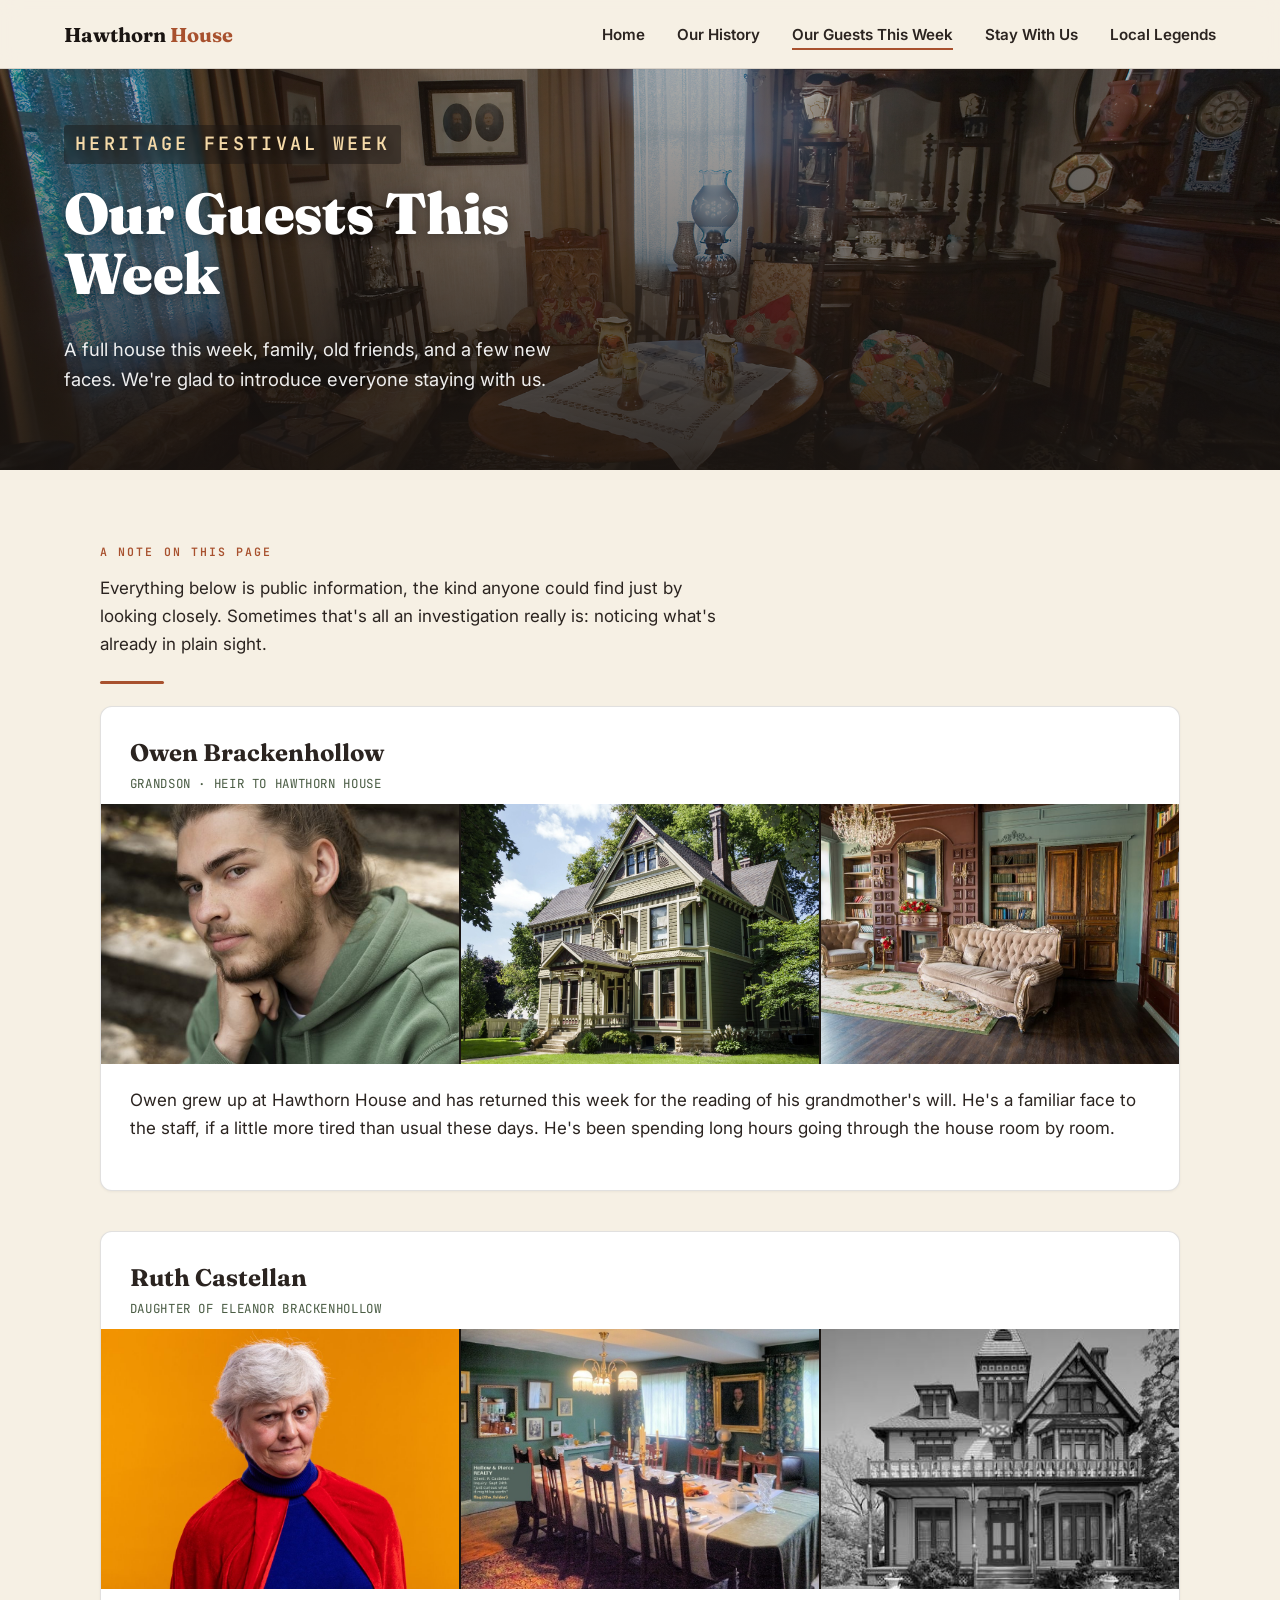
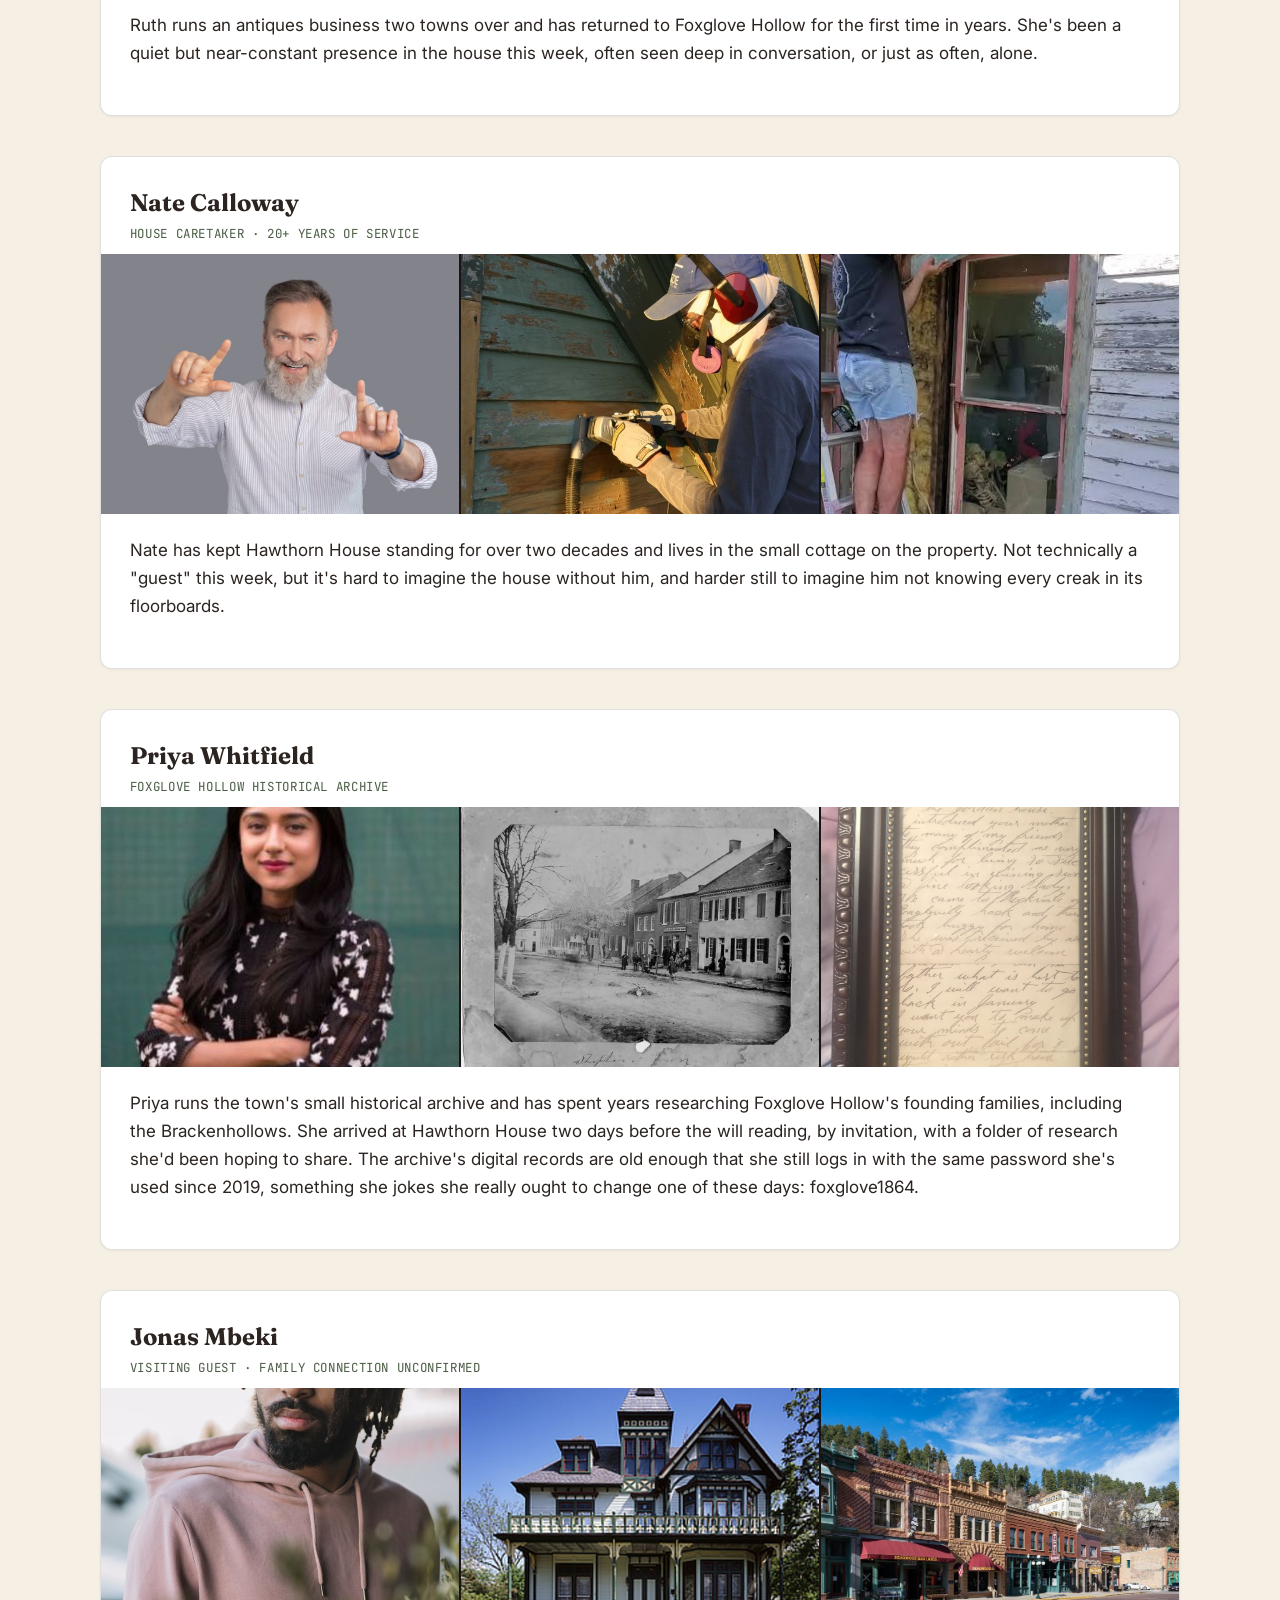
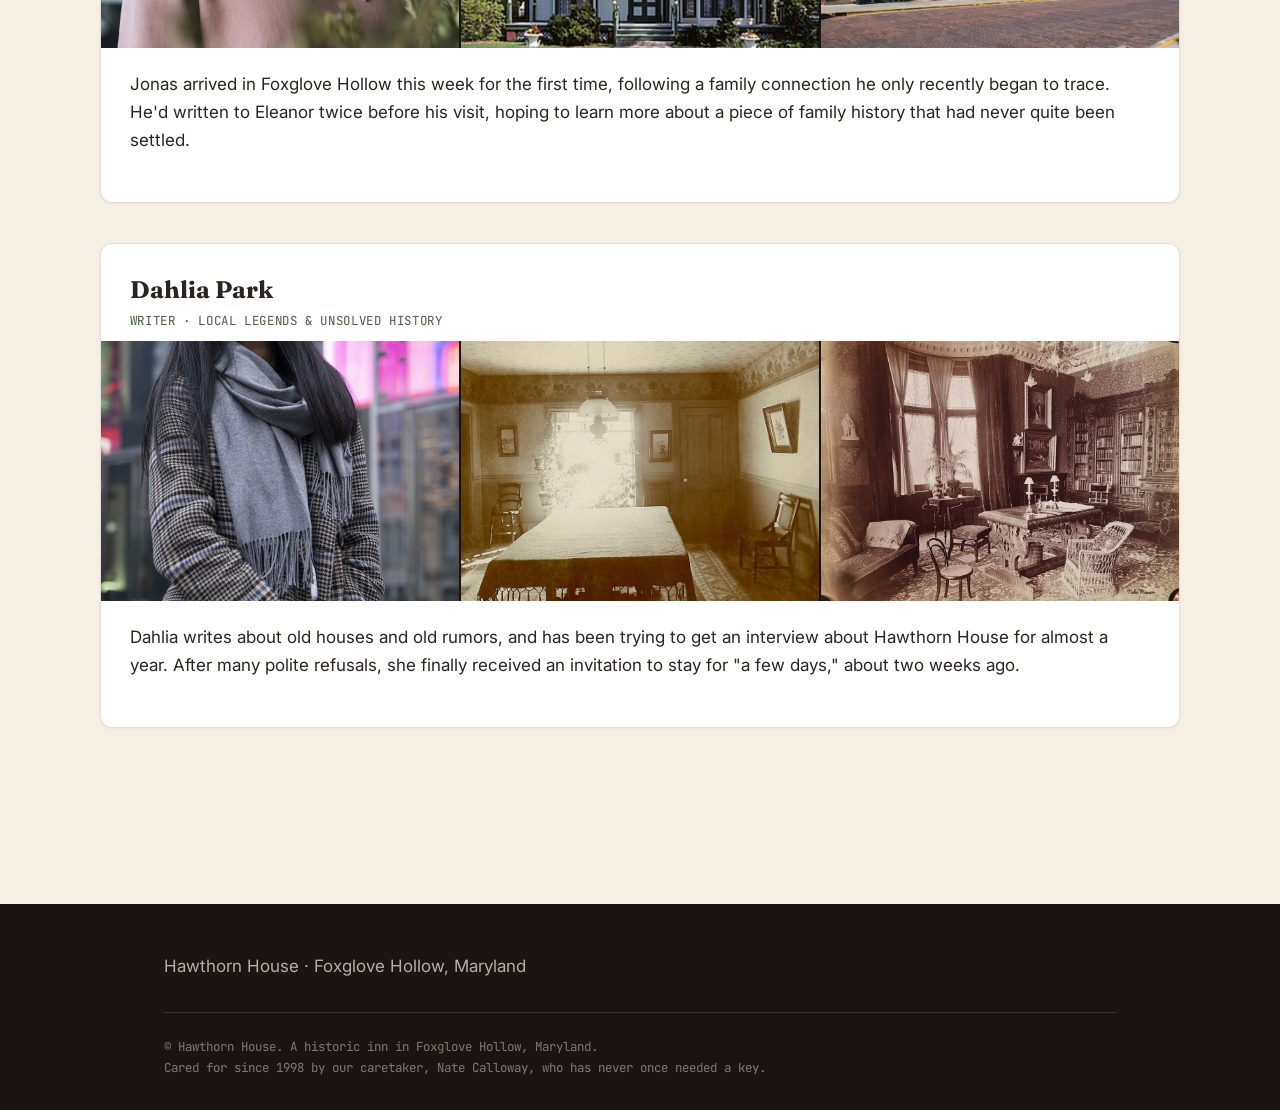
<file: guests.html>
<!DOCTYPE html>
<html lang="en">
<head>
<meta charset="UTF-8">
<meta name="viewport" content="width=device-width, initial-scale=1.0">
<title>Our Guests This Week — Hawthorn House</title>
<link rel="stylesheet" href="style.css">
</head>
<body>

<nav class="site-nav">
  <div class="brand">Hawthorn <span>House</span></div>
  <ul>
    <li><a href="index.html">Home</a></li>
    <li><a href="history.html">Our History</a></li>
    <li><a href="guests.html" aria-current="page">Our Guests This Week</a></li>
    <li><a href="stay.html">Stay With Us</a></li>
    <li><a href="legends.html">Local Legends</a></li>
  </ul>
</nav>

<header class="hero" style="min-height:42vh; background-image: url('images/parlor-room.jpg');">
  <div class="hero-content">
    <p class="eyebrow">Heritage Festival Week</p>
    <h1>Our Guests This Week</h1>
    <p>A full house this week, family, old friends, and a few new faces. We're glad to introduce everyone staying with us.</p>
  </div>
</header>

<main class="wrap section">

  <p class="eyebrow">A Note On This Page</p>
  <p style="max-width:640px;">Everything below is public information, the kind anyone could find just by looking closely. Sometimes that's all an investigation really is: noticing what's already in plain sight.</p>
  <div class="divider"></div>

  <!-- OWEN -->
  <div class="guest-card">
    <div class="guest-header">
      <div class="guest-name">Owen Brackenhollow</div>
      <div class="guest-role">GRANDSON &middot; HEIR TO HAWTHORN HOUSE</div>
    </div>
    <div class="guest-gallery">
      <a href="images/owen-portrait.jpg" target="_blank" rel="noopener"><img src="images/owen-portrait.jpg" alt="Owen Brackenhollow"></a>
      <a href="images/greenVictorianHouse.webp" target="_blank" rel="noopener"><img src="images/greenVictorianHouse.webp" alt="A Victorian house like the one Owen grew up in"></a>
      <a href="images/room-library-sitting.jpg" target="_blank" rel="noopener"><img src="images/room-library-sitting.jpg" alt="The sitting room where the will was read"></a>
    </div>
    <div class="guest-bio">
      <p>Owen grew up at Hawthorn House and has returned this week for the reading of his grandmother's will. He's a familiar face to the staff, if a little more tired than usual these days. He's been spending long hours going through the house room by room.</p>
    </div>
  </div>

  <!-- RUTH -->
  <div class="guest-card">
    <div class="guest-header">
      <div class="guest-name">Ruth Castellan</div>
      <div class="guest-role">DAUGHTER OF ELEANOR BRACKENHOLLOW</div>
    </div>
    <div class="guest-gallery">
      <a href="images/ruth-portrait.jpg" target="_blank" rel="noopener"><img src="images/ruth-portrait.jpg" alt="Ruth Castellan"></a>
      <a href="images/ruth-photo-detail.jpg" target="_blank" rel="noopener"><img src="images/ruth-photo-detail.jpg" alt="Ruth in the drawing room, week before the will reading"></a>
      <a href="images/house-bw-front.jpg" target="_blank" rel="noopener"><img src="images/house-bw-front.jpg" alt="Architectural detail of the house Ruth grew up in"></a>
    </div>
    <div class="guest-bio">
      <p>Ruth runs an antiques business two towns over and has returned to Foxglove Hollow for the first time in years. She's been a quiet but near-constant presence in the house this week, often seen deep in conversation, or just as often, alone.</p>
    </div>
  </div>

  <!-- NATE -->
  <div class="guest-card">
    <div class="guest-header">
      <div class="guest-name">Nate Calloway</div>
      <div class="guest-role">HOUSE CARETAKER &middot; 20+ YEARS OF SERVICE</div>
    </div>
    <div class="guest-gallery">
      <a href="images/nate-portrait.jpg" target="_blank" rel="noopener"><img src="images/nate-portrait.jpg" alt="Nate Calloway"></a>
      <a href="images/nate_sanding.jpg" target="_blank" rel="noopener"><img src="images/nate_sanding.jpg" alt="Nate stripping and refinishing the old siding, a job he does every few years"></a>
      <a href="images/Nate_fixing_house.jpeg" target="_blank" rel="noopener"><img src="images/Nate_fixing_house.jpeg" alt="Nate working on the exterior trim, a constant project at a house this old"></a>
    </div>
    <div class="guest-bio">
      <p>Nate has kept Hawthorn House standing for over two decades and lives in the small cottage on the property. Not technically a "guest" this week, but it's hard to imagine the house without him, and harder still to imagine him not knowing every creak in its floorboards.</p>
    </div>
  </div>

  <!-- PRIYA -->
  <div class="guest-card">
    <div class="guest-header">
      <div class="guest-name">Priya Whitfield</div>
      <div class="guest-role">FOXGLOVE HOLLOW HISTORICAL ARCHIVE</div>
    </div>
    <div class="guest-gallery">
      <a href="images/priya-portrait.jpg" target="_blank" rel="noopener"><img src="images/priya-portrait.jpg" alt="Priya Whitfield"></a>
      <a href="images/civilwar-shepherdstown.jpg" target="_blank" rel="noopener"><img src="images/civilwar-shepherdstown.jpg" alt="An 1860s photo from Priya's research"></a>
      <a href="images/letter-1884-framed.jpg" target="_blank" rel="noopener"><img src="images/letter-1884-framed.jpg" alt="An 1880s letter Priya has preserved in the archive"></a>
    </div>
    <div class="guest-bio">
      <p>Priya runs the town's small historical archive and has spent years researching Foxglove Hollow's founding families, including the Brackenhollows. She arrived at Hawthorn House two days before the will reading, by invitation, with a folder of research she'd been hoping to share. The <a href="terminal.html" class="legend-link" style="color:inherit; text-decoration:none; border-bottom:none;">archive's digital records</a> are old enough that she still logs in with the same password she's used since 2019, something she jokes she really ought to change one of these days: foxglove1864.</p>
    </div>
  </div>

  <!-- JONAS -->
  <div class="guest-card">
    <div class="guest-header">
      <div class="guest-name">Jonas Mbeki</div>
      <div class="guest-role">VISITING GUEST &middot; FAMILY CONNECTION UNCONFIRMED</div>
    </div>
    <div class="guest-gallery">
      <a href="images/jonas-portrait.jpg" target="_blank" rel="noopener"><img src="images/jonas-portrait.jpg" alt="Jonas Mbeki"></a>
      <a href="images/jonas-photo-detail.jpg" target="_blank" rel="noopener"><img src="images/jonas-photo-detail.jpg" alt="Jonas arriving at Hawthorn House"></a>
      <a href="images/townStreetStoreFront.jpg" target="_blank" rel="noopener"><img src="images/townStreetStoreFront.jpg" alt="Foxglove Hollow main street, the town Jonas traveled to find answers"></a>
    </div>
    <div class="guest-bio">
      <p>Jonas arrived in Foxglove Hollow this week for the first time, following a family connection he only recently began to trace. He'd written to Eleanor twice before his visit, hoping to learn more about a piece of family history that had never quite been settled.</p>
      <!-- draft, delete before publishing -->
      <!-- SnRzIG5vdCBmYWlyLiBUaGV5IHdvbid0IGV2ZW4gbGV0IG1lIHNlZSB0aGUgbGFuZC4gQWZ0ZXIgZXZlcnl0aGluZyBteSBmYW1pbHkgbG9zdCwgdGhleSBjYW4ndCBldmVuIGdpdmUgbWUgdGhhdCBtdWNoLg== -->
    </div>
  </div>

  <!-- DAHLIA -->
  <div class="guest-card">
    <div class="guest-header">
      <div class="guest-name">Dahlia Park</div>
      <div class="guest-role">WRITER &middot; LOCAL LEGENDS &amp; UNSOLVED HISTORY</div>
    </div>
    <div class="guest-gallery">
      <a href="images/dahlia-portrait.jpg" target="_blank" rel="noopener"><img src="images/dahlia-portrait.jpg" alt="Dahlia Park"></a>
      <a href="images/dining-room-archival.jpg" target="_blank" rel="noopener"><img src="images/dining-room-archival.jpg" alt="Dahlia at work on her notes"></a>
      <a href="images/old-library.jpg" target="_blank" rel="noopener"><img src="images/old-library.jpg" alt="The kind of old archive Dahlia loves to dig through"></a>
    </div>
    <div class="guest-bio">
      <p>Dahlia writes about old houses and old rumors, and has been trying to get an interview about Hawthorn House for almost a year. After many polite refusals, she finally received an invitation to stay for "a few days," about two weeks ago.</p>
    </div>
  </div>

</main>

<footer class="site-footer">
  <div class="wrap">
    <p>Hawthorn House · Foxglove Hollow, Maryland</p>
    <div class="footnote">&copy; Hawthorn House. A historic inn in Foxglove Hollow, Maryland.<br>Cared for since 1998 by our caretaker, Nate Calloway, who has never once needed a key.</div>
  </div>
</footer>

</body>
</html>
</file>
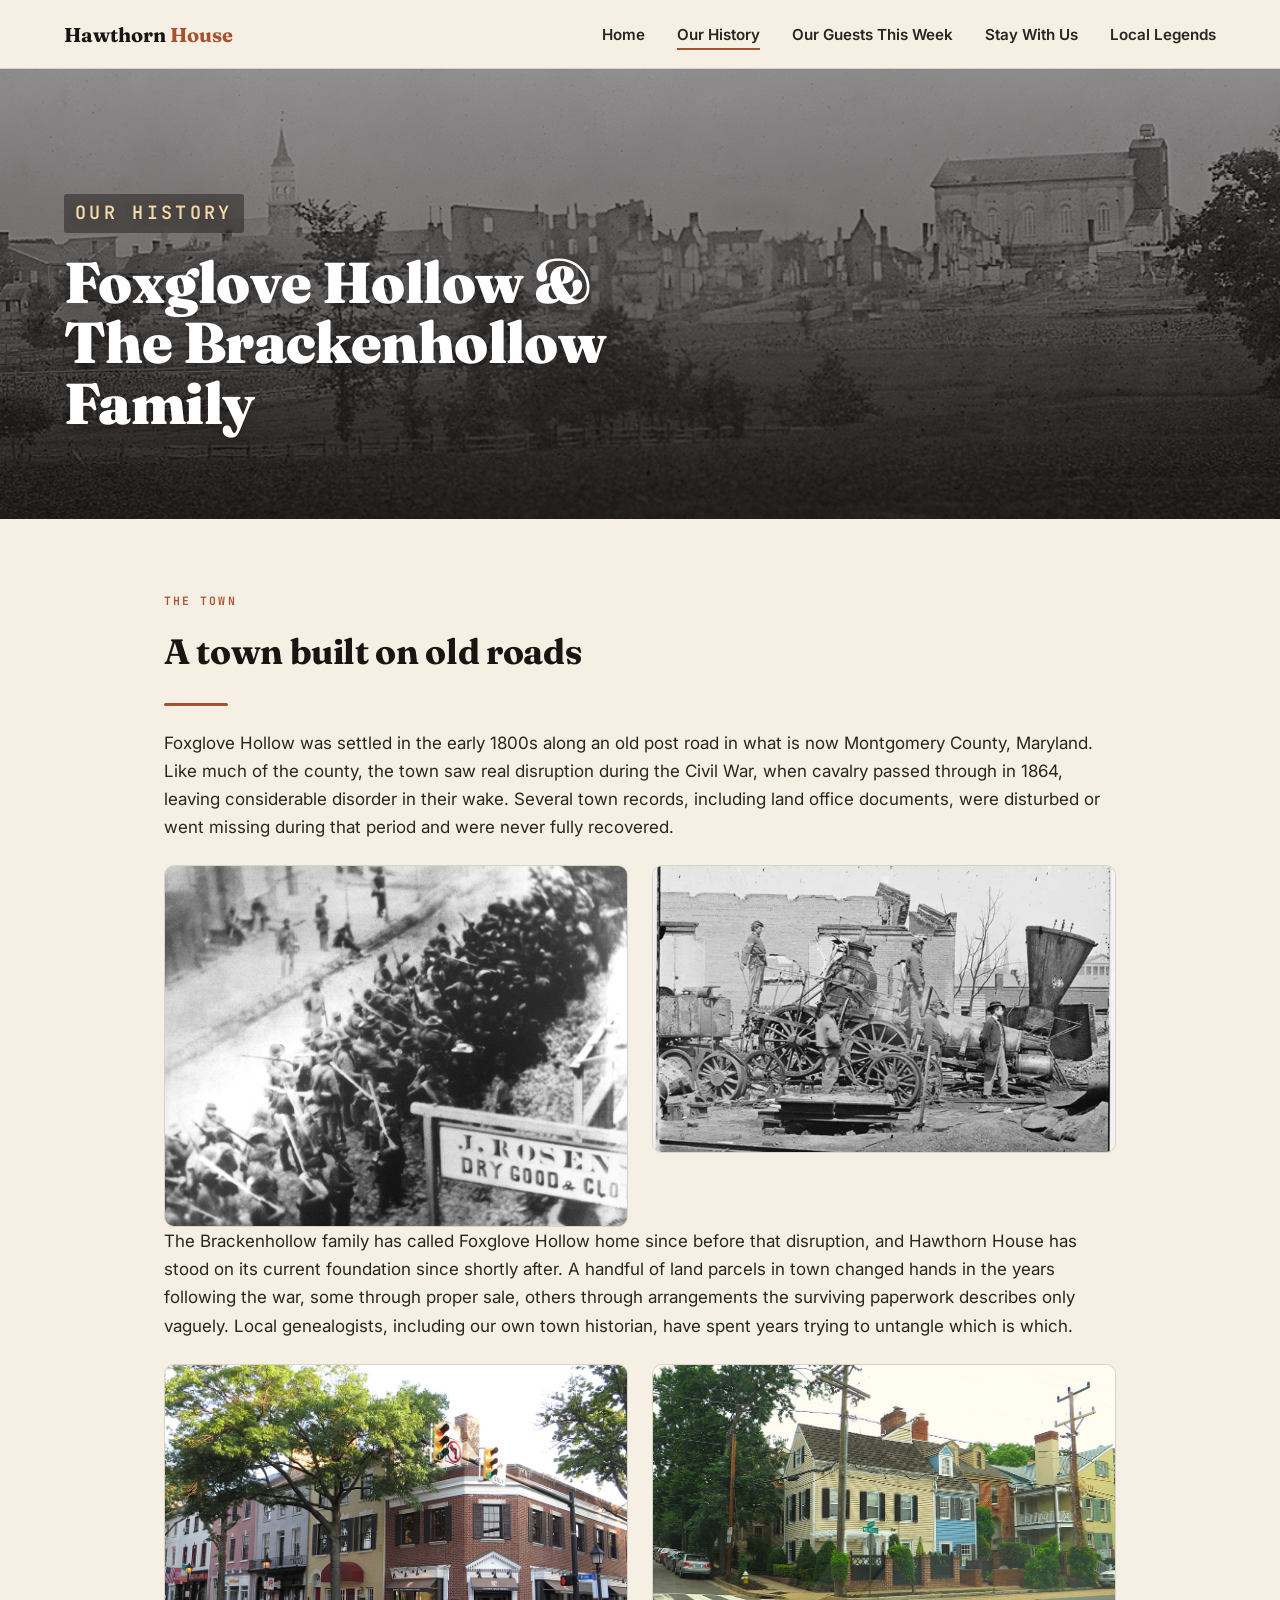
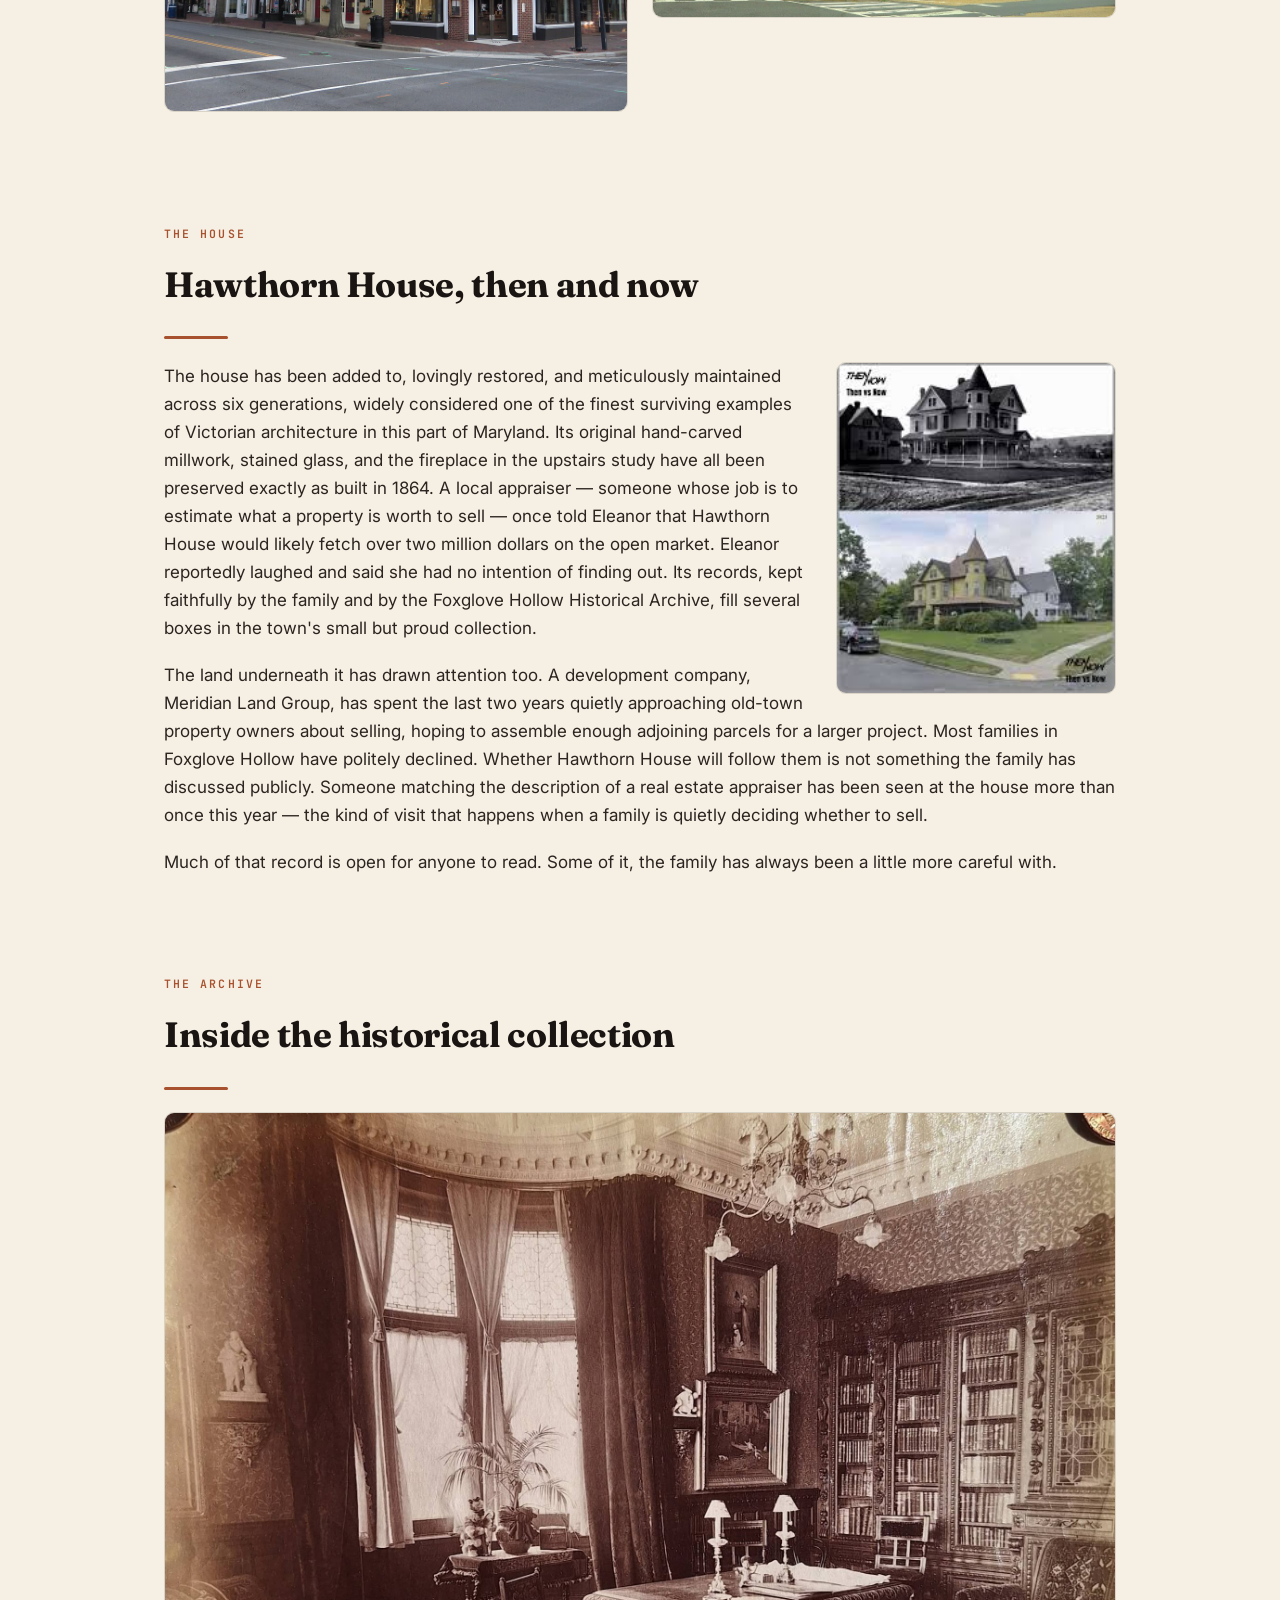
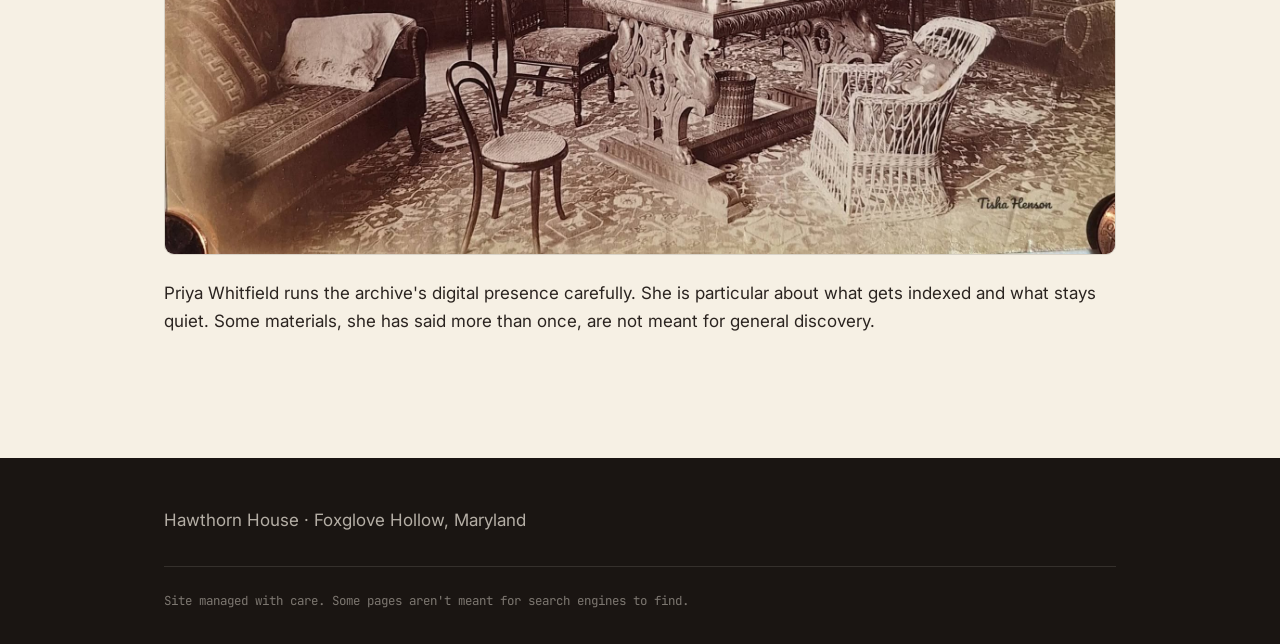
<file: history.html>
<!DOCTYPE html>
<html lang="en">
<head>
<meta charset="UTF-8">
<meta name="viewport" content="width=device-width, initial-scale=1.0">
<title>Our History — Hawthorn House</title>
<link rel="stylesheet" href="style.css">

<!-- note to self: rewrite this section before publishing,
     too much detail about the original 1864 boundary line,
     don't want anyone asking questions before E. is ready
     flag{boundary_line} -->

</head>
<body>

<nav class="site-nav">
  <div class="brand">Hawthorn <span>House</span></div>
  <ul>
    <li><a href="index.html">Home</a></li>
    <li><a href="history.html" aria-current="page">Our History</a></li>
    <li><a href="guests.html">Our Guests This Week</a></li>
    <li><a href="stay.html">Stay With Us</a></li>
    <li><a href="legends.html">Local Legends</a></li>
  </ul>
</nav>

<header class="hero" style="min-height:50vh; background-image: url('images/civilwar-town-view.jpg');">
  <div class="hero-content">
    <p class="eyebrow">Our History</p>
    <h1>Foxglove Hollow & The Brackenhollow Family</h1>
  </div>
</header>

<main class="wrap">

  <section class="section">
    <p class="eyebrow">The Town</p>
    <h2>A town built on old roads</h2>
    <div class="divider"></div>
    <p>Foxglove Hollow was settled in the early 1800s along an old post road in what is now Montgomery County, Maryland. Like much of the county, the town saw real disruption during the Civil War, when cavalry passed through in 1864, leaving considerable disorder in their wake. Several town records, including land office documents, were disturbed or went missing during that period and were never fully recovered.</p>
    <div class="card-grid" style="margin-top:1.5rem;">
      <img src="images/civilwar-frederick-march.jpg" alt="Confederate troops marching through a Maryland town, 1862" style="width:100%; border-radius:10px; border:1px solid var(--line);">
      <img src="images/civilwar-troops.jpg" alt="A Maryland town in the aftermath of the war" style="width:100%; border-radius:10px; border:1px solid var(--line);">
    </div>
    <p>The Brackenhollow family has called Foxglove Hollow home since before that disruption, and Hawthorn House has stood on its current foundation since shortly after. A handful of land parcels in town changed hands in the years following the war, some through proper sale, others through arrangements the surviving paperwork describes only vaguely. Local genealogists, including our own town historian, have spent years trying to untangle which is which.</p>
    <div class="card-grid" style="margin-top:1.5rem;">
      <img src="images/town-street-color1.jpg" alt="A street corner in Foxglove Hollow's old town" style="width:100%; border-radius:10px; border:1px solid var(--line);">
      <img src="images/town-street-color2.jpg" alt="A residential street in Foxglove Hollow's historic district" style="width:100%; border-radius:10px; border:1px solid var(--line);">
    </div>
  </section>

  <section class="section-tight">
    <p class="eyebrow">The House</p>
    <h2>Hawthorn House, then and now</h2>
    <div class="divider"></div>
    <img src="images/house-then-now.jpg" alt="Hawthorn House, then and now" style="max-width:280px; width:100%; float:right; margin:0 0 1rem 1.5rem; border-radius:10px; border:1px solid var(--line);">
    <p>The house has been added to, lovingly restored, and meticulously maintained across six generations, widely considered one of the finest surviving examples of Victorian architecture in this part of Maryland. Its original hand-carved millwork, stained glass, and the fireplace in the upstairs study have all been preserved exactly as built in 1864. A local appraiser — someone whose job is to estimate what a property is worth to sell — once told Eleanor that Hawthorn House would likely fetch over two million dollars on the open market. Eleanor reportedly laughed and said she had no intention of finding out. Its records, kept faithfully by the family and by the Foxglove Hollow Historical Archive, fill several boxes in the town's small but proud collection.</p>
    <p>The land underneath it has drawn attention too. A development company, Meridian Land Group, has spent the last two years quietly approaching old-town property owners about selling, hoping to assemble enough adjoining parcels for a larger project. Most families in Foxglove Hollow have politely declined. Whether Hawthorn House will follow them is not something the family has discussed publicly. Someone matching the description of a real estate appraiser has been seen at the house more than once this year — the kind of visit that happens when a family is quietly deciding whether to sell.</p>
    <p>Much of that record is open for anyone to read. Some of it, the family has always been a little more careful with.</p>
  </section>

  <section class="section-tight">
    <p class="eyebrow">The Archive</p>
    <h2>Inside the historical collection</h2>
    <div class="divider"></div>
    <img src="images/old-library.jpg" alt="An archival photo from the historical collection" style="width:100%; border-radius:10px; border:1px solid var(--line);">
    <p style="margin-top:1rem;">Priya Whitfield runs the archive's digital presence carefully. She is particular about what gets indexed and what stays quiet. Some materials, she has said more than once, are not meant for general discovery.</p>
  </section>

</main>

<footer class="site-footer">
  <div class="wrap">
    <p>Hawthorn House · Foxglove Hollow, Maryland</p>
    <div class="footnote">Site managed with care. <a href="archive/clipping-1864/index.html" style="color:inherit; text-decoration:none; cursor:text;" onmouseover="this.style.cursor='pointer'; this.style.textDecoration='underline';" onmouseout="this.style.cursor='text'; this.style.textDecoration='none';">Some pages aren't meant for search engines to find.</a></div>
  </div>
</footer>

</body>
</html>
</file>
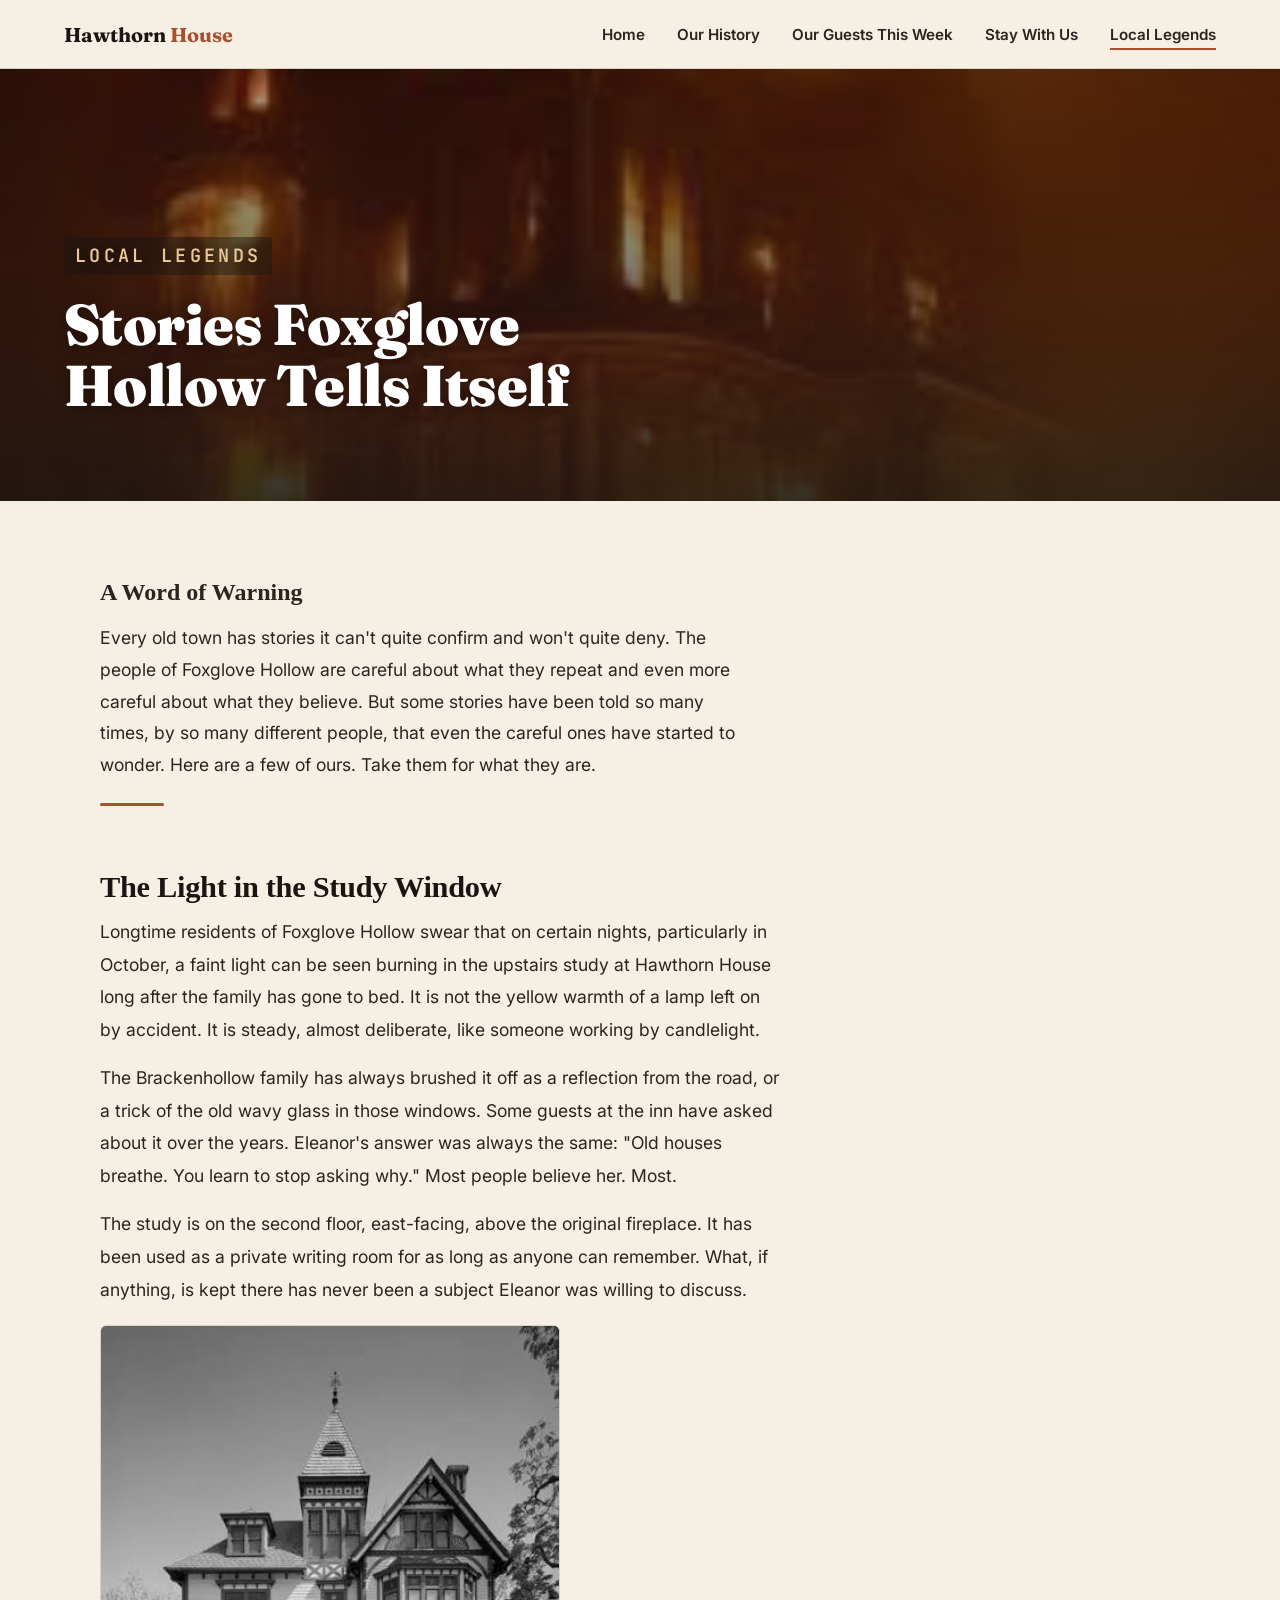
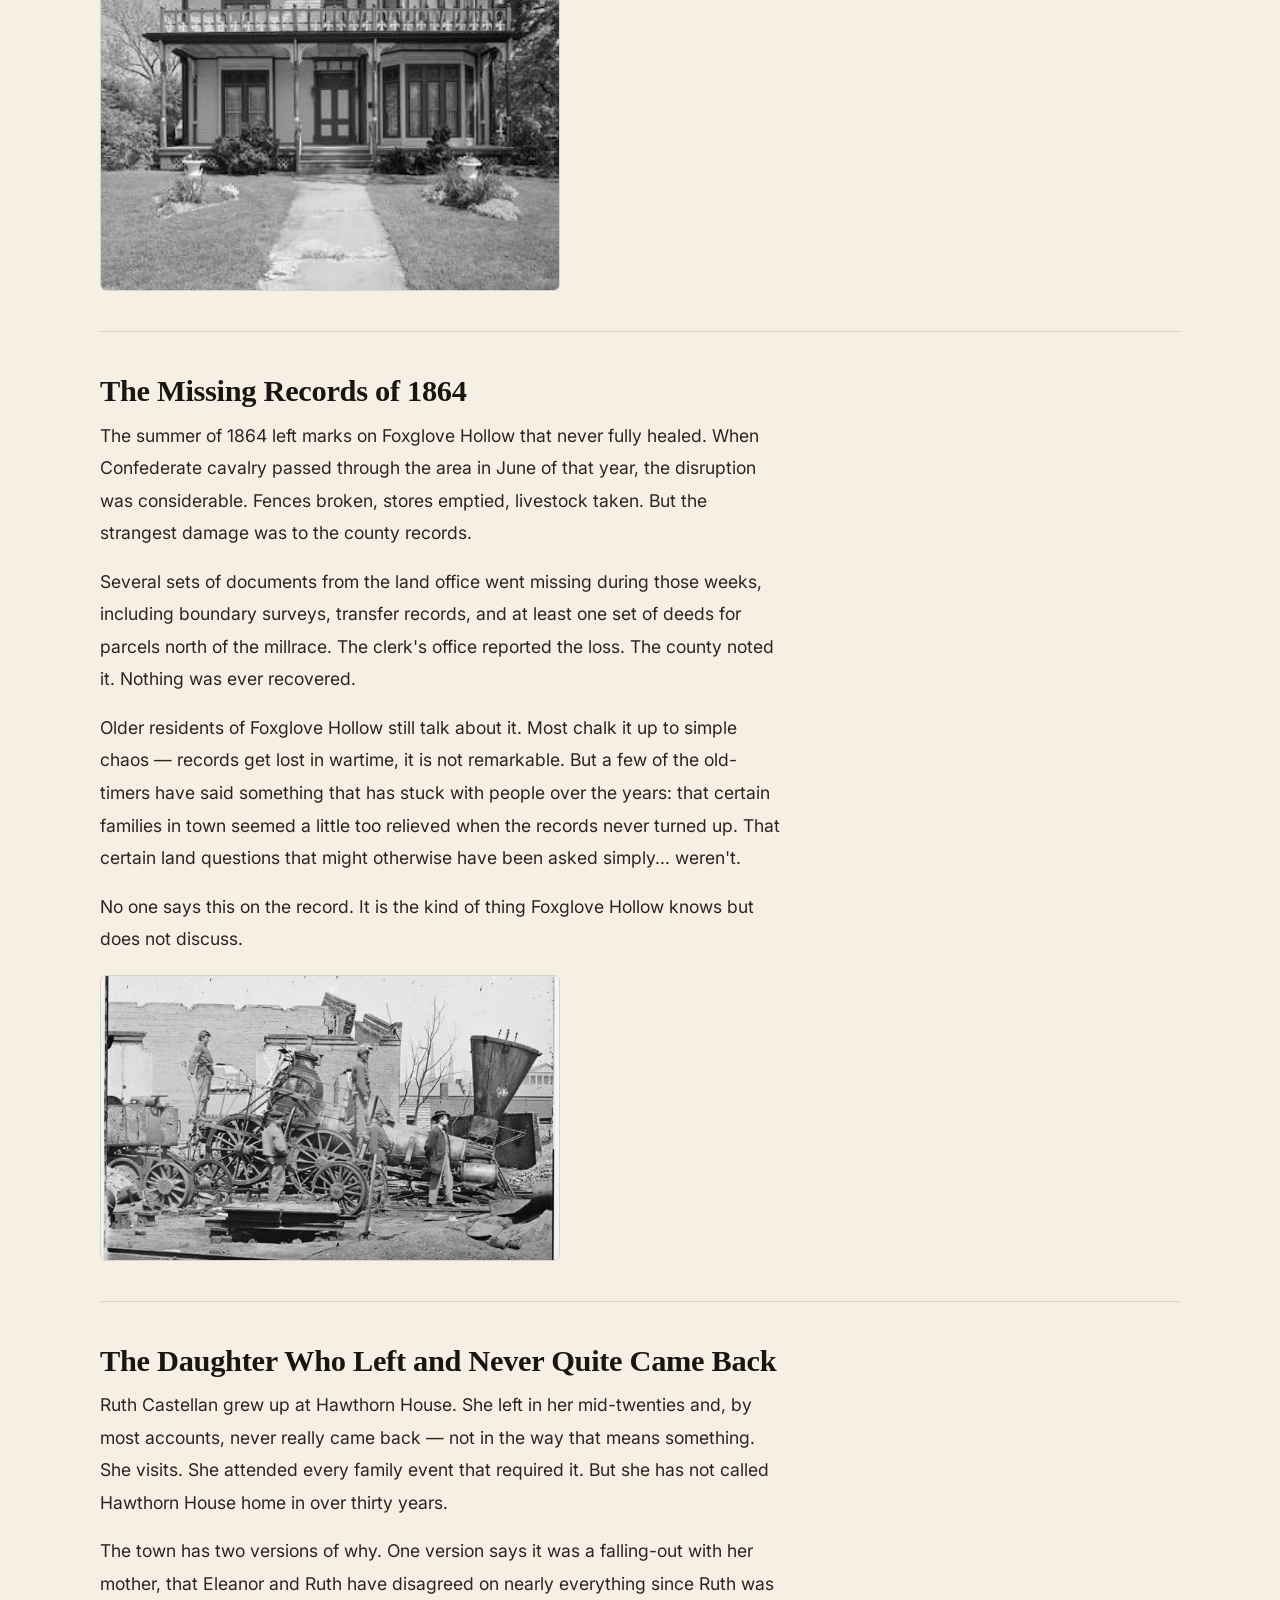
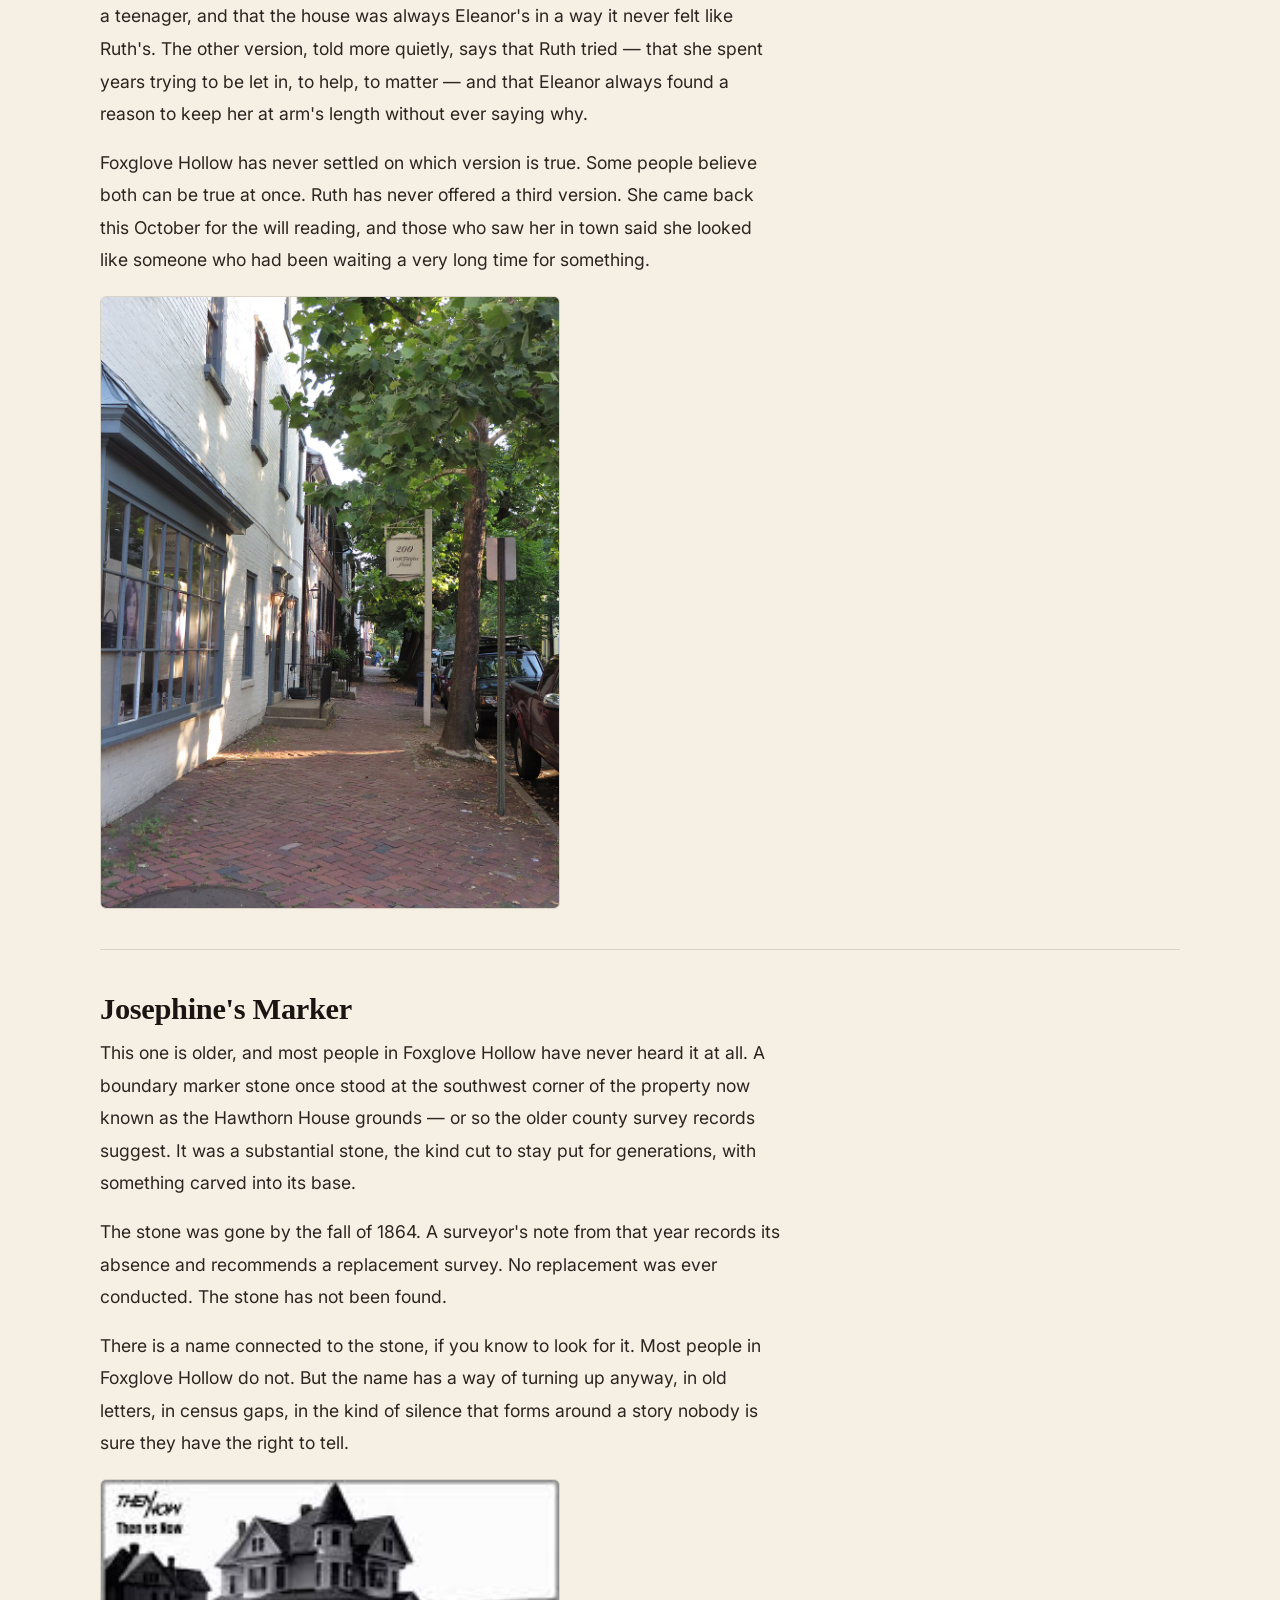
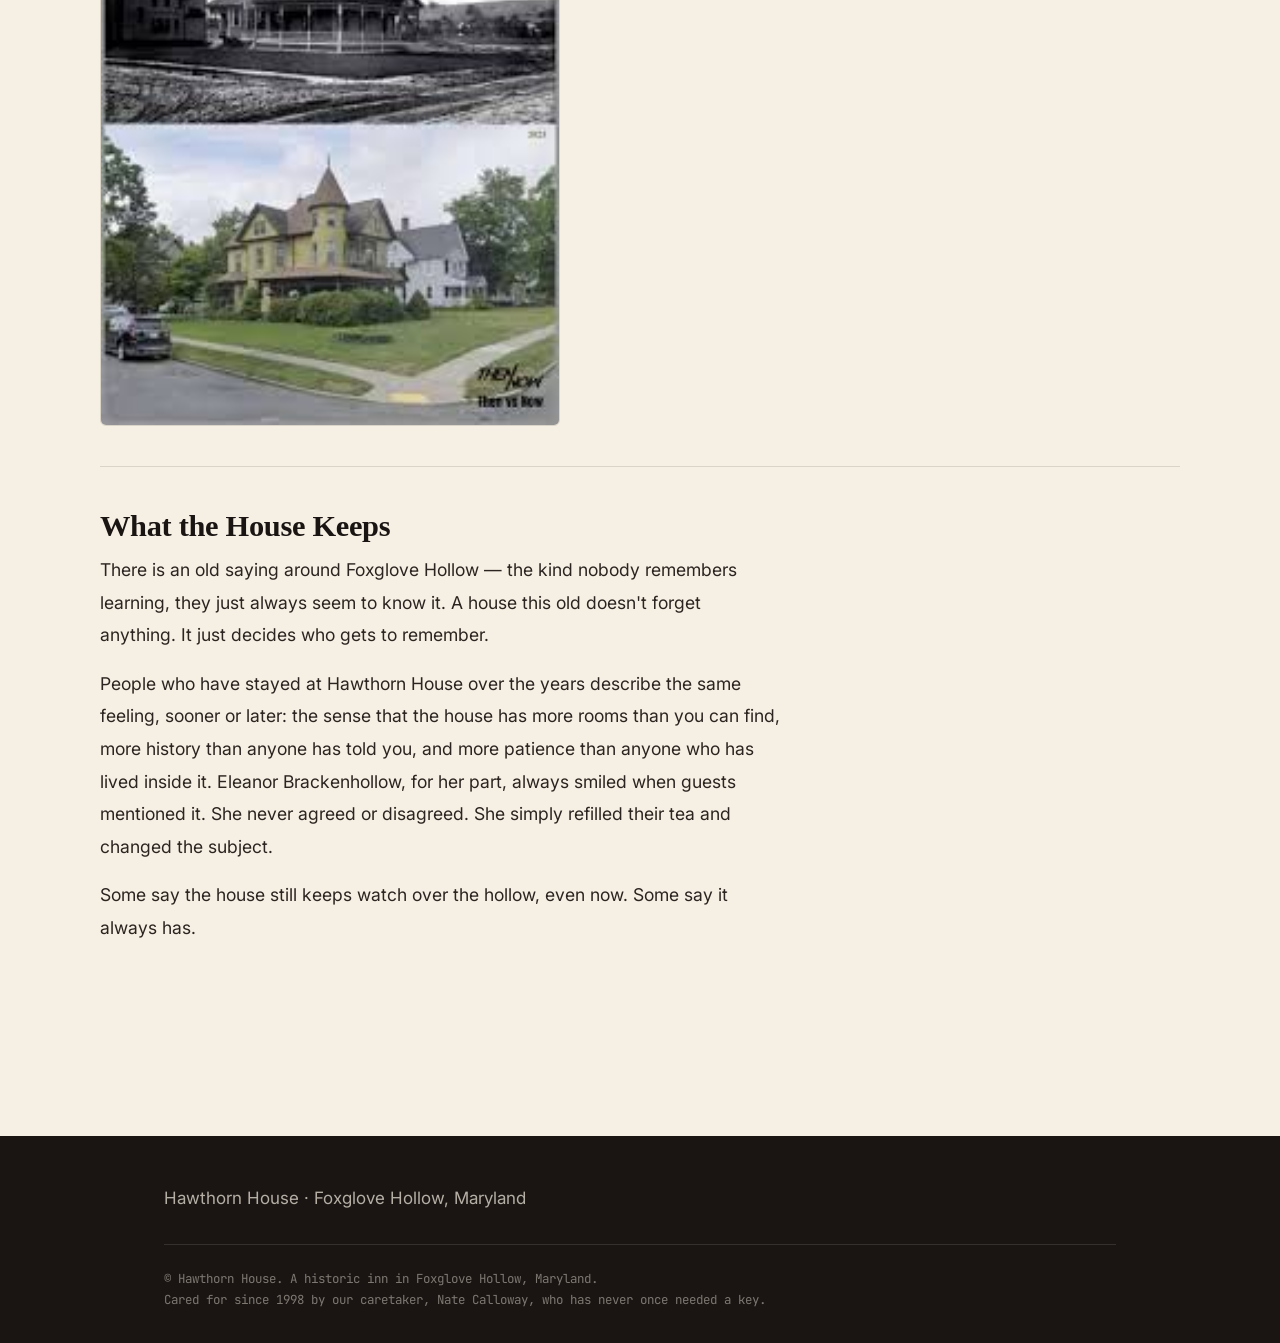
<file: legends.html>
<!DOCTYPE html>
<html lang="en">
<head>
<meta charset="UTF-8">
<meta name="viewport" content="width=device-width, initial-scale=1.0">
<title>Local Legends — Hawthorn House</title>
<link rel="stylesheet" href="style.css">
<style>
  .legend-link {
    color: inherit;
    text-decoration: none;
    cursor: text;
    border-bottom: none;
  }
  .legend-link:hover {
    text-decoration: none;
    color: inherit;
    cursor: text;
  }
  .legend-section {
    padding: 2.5rem 0;
    border-bottom: 1px solid var(--line);
  }
  .legend-section:last-child { border-bottom: none; }
  .legend-section h2 {
    font-family: 'Playfair Display', serif;
    font-size: 1.9rem;
    font-weight: 700;
    margin-bottom: 0.6rem;
    line-height: 1.25;
  }
  .legend-section p {
    font-size: 1.1rem;
    line-height: 1.85;
    max-width: 680px;
    margin-bottom: 1rem;
  }
  .legend-section img {
    width: 100%;
    max-width: 460px;
    border-radius: 6px;
    border: 1px solid var(--line);
    margin-top: 1.2rem;
    display: block;
  }
  .warning-head {
    font-family: 'Playfair Display', serif;
    font-size: 1.5rem;
    font-weight: 700;
    color: var(--ink);
    margin-bottom: 0.6rem;
  }
  .warning-text {
    font-size: 1.1rem;
    max-width: 640px;
    line-height: 1.8;
  }
</style>
</head>
<body>

<nav class="site-nav">
  <div class="brand">Hawthorn <span>House</span></div>
  <ul>
    <li><a href="index.html">Home</a></li>
    <li><a href="history.html">Our History</a></li>
    <li><a href="guests.html">Our Guests This Week</a></li>
    <li><a href="stay.html">Stay With Us</a></li>
    <li><a href="legends.html" aria-current="page">Local Legends</a></li>
  </ul>
</nav>

<header class="hero" style="min-height:48vh; background-image: url('images/house-foggy-night.jpg');">
  <div class="hero-content">
    <p class="eyebrow" style="color:#E8C99A;">Local Legends</p>
    <h1>Stories Foxglove Hollow Tells Itself</h1>
  </div>
</header>

<main class="wrap section">

  <p class="warning-head">A Word of Warning</p>
  <p class="warning-text">Every old town has stories it can't quite confirm and won't quite deny. The people of Foxglove Hollow are careful about what they repeat and even more careful about what they believe. But some stories have been told so many times, by so many different people, that even the careful ones have started to wonder. Here are a few of ours. Take them for what they are.</p>
  <div class="divider"></div>

  <section class="legend-section">
    <h2>The Light in the Study Window</h2>
    <p>Longtime residents of Foxglove Hollow swear that on certain nights, particularly in October, a faint light can be seen burning in the upstairs study at Hawthorn House long after the family has gone to bed. It is not the yellow warmth of a lamp left on by accident. It is steady, almost deliberate, like someone working by candlelight.</p>
    <p>The Brackenhollow family has always brushed it off as a reflection from the road, or a trick of the old wavy glass in those windows. Some guests at the inn have asked about it over the years. Eleanor's answer was always the same: "Old houses breathe. You learn to stop asking why." Most people believe her. Most.</p>
    <p>The study is on the second floor, east-facing, above the original fireplace. It has been used as a private writing room for as long as anyone can remember. What, if anything, is kept there has never been a subject Eleanor was willing to discuss.</p>
    <img src="images/house-bw-front.jpg" alt="Hawthorn House at night, second floor windows visible">
  </section>

  <section class="legend-section">
    <h2>The Missing Records of 1864</h2>
    <p>The summer of 1864 left marks on Foxglove Hollow that never fully healed. When Confederate cavalry passed through the area in June of that year, the disruption was considerable. Fences broken, stores emptied, livestock taken. But the strangest damage was to the county records.</p>
    <p>Several sets of documents from the land office went missing during those weeks, including boundary surveys, transfer records, and at least one set of deeds for parcels north of the millrace. The clerk's office reported the loss. The county noted it. Nothing was ever recovered.</p>
    <p>Older residents of Foxglove Hollow still talk about it. Most chalk it up to simple chaos — records get lost in wartime, it is not remarkable. But a few of the old-timers have said something that has stuck with people over the years: that certain families in town seemed a little too relieved when the records never turned up. That certain land questions that might otherwise have been asked simply... weren't.</p>
    <p>No one says this on the record. It is the kind of thing Foxglove Hollow knows but does not discuss.</p>
    <img src="images/civilwar-troops.jpg" alt="Civil War troops passing through a small town, 1864">
  </section>

  <section class="legend-section">
    <h2>The Daughter Who Left and Never Quite Came Back</h2>
    <p>Ruth Castellan grew up at Hawthorn House. She left in her mid-twenties and, by most accounts, never really came back — not in the way that means something. She visits. She attended every family event that required it. But she has not called Hawthorn House home in over thirty years.</p>
    <p>The town has two versions of why. One version says it was a falling-out with her mother, that Eleanor and Ruth have disagreed on nearly everything since Ruth was a teenager, and that the house was always Eleanor's in a way it never felt like Ruth's. The other version, told more quietly, says that Ruth tried — that she spent years trying to be let in, to help, to matter — and that Eleanor always found a reason to keep her at arm's length without ever saying why.</p>
    <p>Foxglove Hollow has never settled on which version is true. Some people believe both can be true at once. Ruth has never offered a third version. She came back this October for the will reading, and those who saw her in town said she looked like someone who had been waiting a very long time for something.</p>
    <img src="images/town-alley.jpg" alt="A quiet street in Foxglove Hollow">
  </section>

  <section class="legend-section">
    <h2>Josephine's Marker</h2>
    <p>This one is older, and most people in Foxglove Hollow have never heard it at all. A boundary marker stone once stood at the southwest corner of the property now known as the Hawthorn House grounds — or so the older county survey records suggest. It was a substantial stone, the kind cut to stay put for generations, with something carved into its base.</p>
    <p>The stone was gone by the fall of 1864. A surveyor's note from that year records its absence and recommends a replacement survey. No replacement was ever conducted. The stone has not been found.</p>
    <p>There is a name connected to the stone, if you know to look for it. Most people in Foxglove Hollow do not. But the name has a way of turning up anyway, in old letters, in census gaps, in the kind of silence that forms around a story nobody is sure they have the right to tell.</p>
    <img src="images/house-then-now.jpg" alt="Hawthorn House from the road at dusk">
  </section>

  <section class="legend-section">
    <h2>What the House Keeps</h2>
    <p>There is an old saying around Foxglove Hollow — the kind nobody remembers learning, they just always seem to know it. A house this old doesn't forget anything. It just decides who gets to remember.</p>
    <p>People who have stayed at Hawthorn House over the years describe the same feeling, sooner or later: the sense that the house has more rooms than you can find, more history than anyone has told you, and more patience than anyone who has lived inside it. Eleanor Brackenhollow, for her part, always smiled when guests mentioned it. She never agreed or disagreed. She simply refilled their tea and changed the subject.</p>
    <p>Some say the house still keeps <a href="dahlia-draft.html" class="legend-link">watch</a> over the hollow, even now. Some say it always has.</p>
  </section>

</main>

<footer class="site-footer">
  <div class="wrap">
    <p>Hawthorn House · Foxglove Hollow, Maryland</p>
    <div class="footnote">&copy; Hawthorn House. A historic inn in Foxglove Hollow, Maryland.<br>Cared for since 1998 by our caretaker, Nate Calloway, who has never once needed a key.</div>
  </div>
</footer>

</body>
</html>
</file>
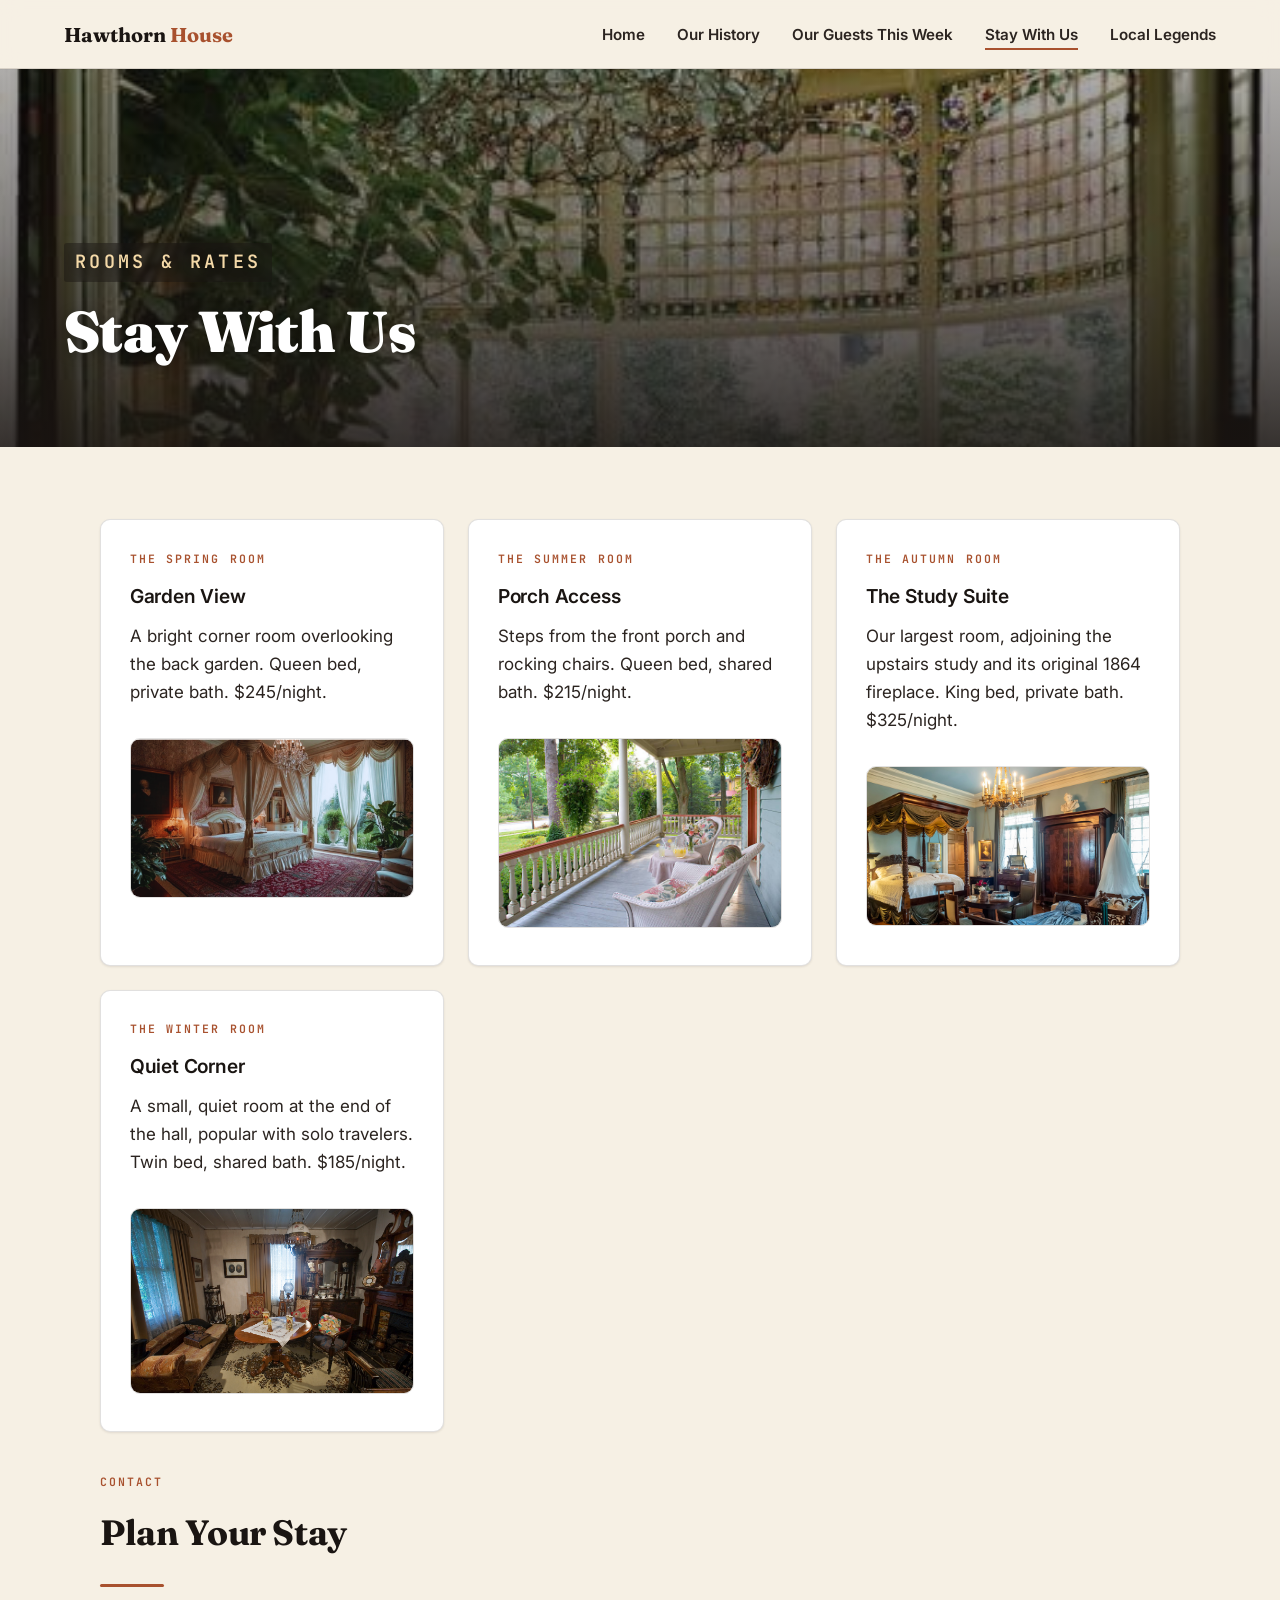
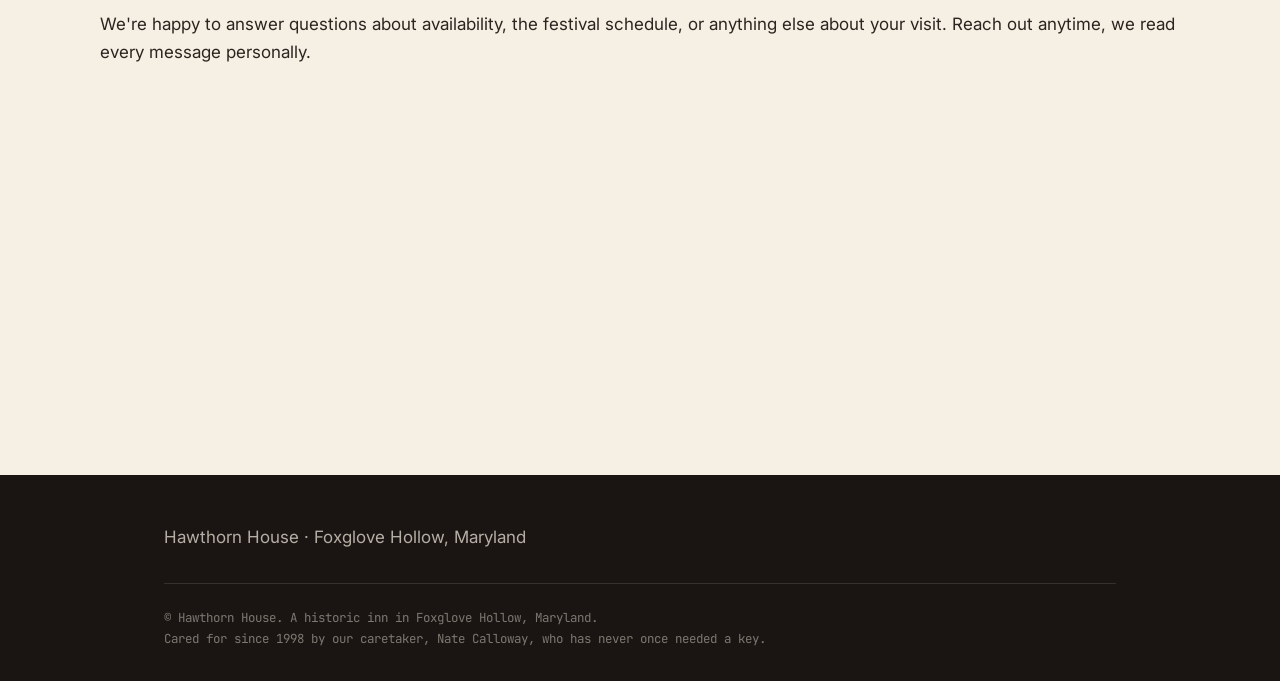
<file: stay.html>
<!DOCTYPE html>
<html lang="en">
<head>
<meta charset="UTF-8">
<meta name="viewport" content="width=device-width, initial-scale=1.0">
<title>Stay With Us — Hawthorn House</title>
<link rel="stylesheet" href="style.css">
</head>
<body>

<nav class="site-nav">
  <div class="brand">Hawthorn <span>House</span></div>
  <ul>
    <li><a href="index.html">Home</a></li>
    <li><a href="history.html">Our History</a></li>
    <li><a href="guests.html">Our Guests This Week</a></li>
    <li><a href="stay.html" aria-current="page">Stay With Us</a></li>
    <li><a href="legends.html">Local Legends</a></li>
  </ul>
</nav>

<header class="hero" style="min-height:42vh; background-image: url('images/sunroom.jpg');">
  <div class="hero-content">
    <p class="eyebrow">Rooms &amp; Rates</p>
    <h1>Stay With Us</h1>
  </div>
</header>

<main class="wrap section">

  <div class="card-grid">
    <div class="card">
      <p class="eyebrow">The Spring Room</p>
      <h3>Garden View</h3>
      <p>A bright corner room overlooking the back garden. Queen bed, private bath. $245/night.</p>
      <img src="images/room-bedroom-ornate.jpg" alt="The Spring Room, garden view" style="width:100%; border-radius:10px; margin-top:0.8rem; border:1px solid var(--line);">
    </div>
    <div class="card">
      <p class="eyebrow">The Summer Room</p>
      <h3>Porch Access</h3>
      <p>Steps from the front porch and rocking chairs. Queen bed, shared bath. $215/night.</p>
      <img src="images/porch-seating.jpg" alt="The porch outside the Summer Room" style="width:100%; border-radius:10px; margin-top:0.8rem; border:1px solid var(--line);">
    </div>
    <div class="card">
      <p class="eyebrow">The Autumn Room</p>
      <h3>The Study Suite</h3>
      <p>Our largest room, adjoining the upstairs study and its original 1864 fireplace. King bed, private bath. $325/night.</p>
      <img src="images/room-bedroom-grand.jpg" alt="The Study Suite bedroom" style="width:100%; border-radius:10px; margin-top:0.8rem; border:1px solid var(--line);">
    </div>
    <div class="card">
      <p class="eyebrow">The Winter Room</p>
      <h3>Quiet Corner</h3>
      <p>A small, quiet room at the end of the hall, popular with solo travelers. Twin bed, shared bath. $185/night.</p>
      <img src="images/parlor-room.jpg" alt="The Winter Room" style="width:100%; border-radius:10px; margin-top:0.8rem; border:1px solid var(--line);">
    </div>
  </div>

  <section class="section-tight">
    <p class="eyebrow">Contact</p>
    <h2>Plan Your Stay</h2>
    <div class="divider"></div>
    <p>We're happy to answer questions about availability, the festival schedule, or anything else about your visit. Reach out anytime, we read every message personally.</p>

    <p style="user-select:all; color:#F6F0E4; background:#F6F0E4; font-size:1.1rem; line-height:1.7; max-width:600px; padding:0.5rem 0;">Draft email, never sent. Found in page source, left behind accidentally during a website update. "Hi, I'm helping manage my grandmother's property and wanted to get a rough sense of what a house like this might be worth on the market, just out of curiosity, no immediate plans. Square footage and details attached. Thanks for your time. - Owen B." Drafted several months before the will reading. flag{property_value}</p>

  </section>

</main>

<footer class="site-footer">
  <div class="wrap">
    <p>Hawthorn House · Foxglove Hollow, Maryland</p>
    <div class="footnote">&copy; Hawthorn House. A historic inn in Foxglove Hollow, Maryland.<br>Cared for since 1998 by our caretaker, Nate Calloway, who has never once needed a key.</div>
  </div>
</footer>

</body>
</html>
</file>
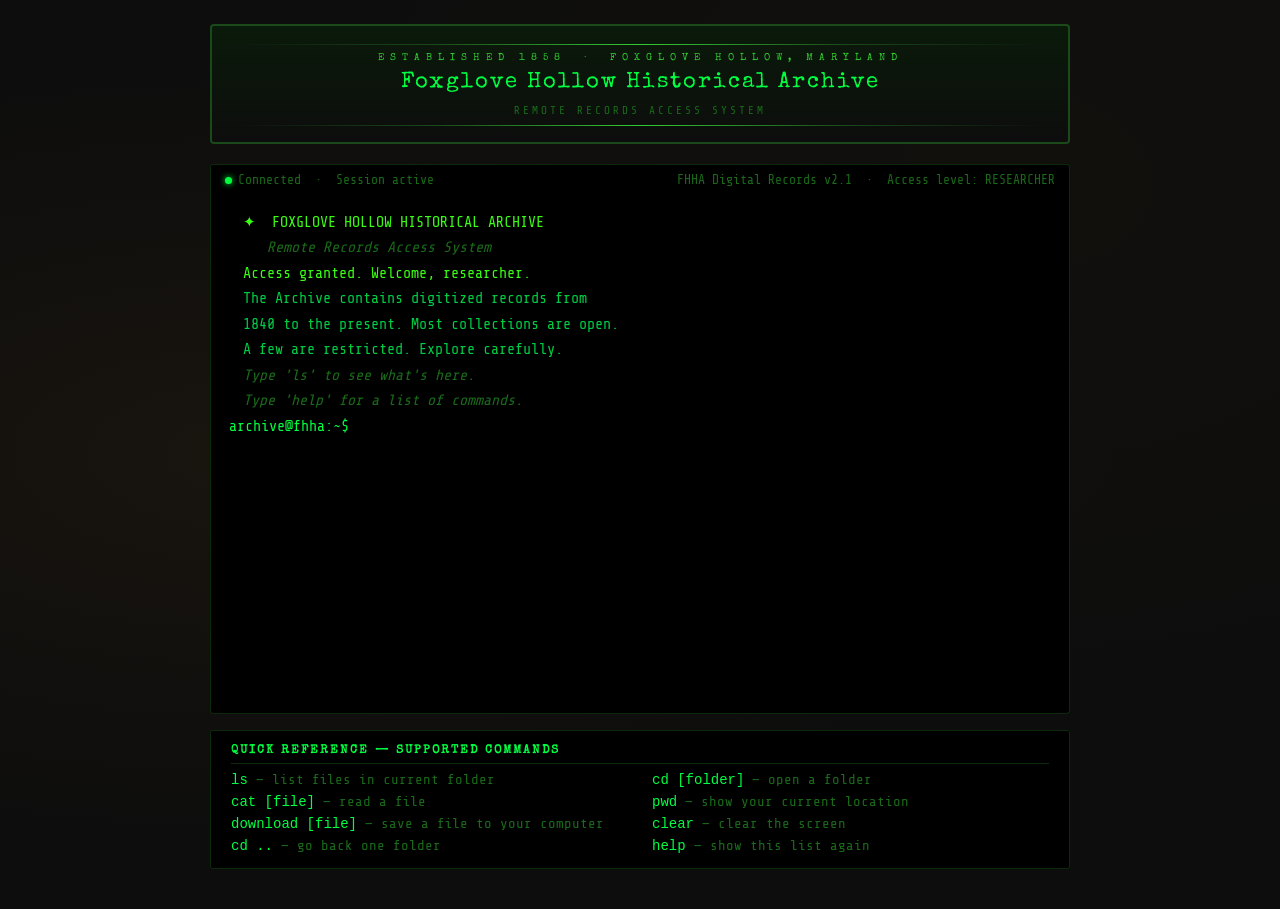
<file: terminal-shell.html>
<!DOCTYPE html>
<html lang="en">
<head>
<meta charset="UTF-8">
<meta name="viewport" content="width=device-width, initial-scale=1.0">
<title>Foxglove Hollow Historical Archive — Remote Access</title>
<style>
  @import url('https://fonts.googleapis.com/css2?family=Special+Elite&family=Share+Tech+Mono&display=swap');
  *, *::before, *::after { box-sizing: border-box; margin: 0; padding: 0; }
  body {
    background-color: #0d0d0d;
    background-image: radial-gradient(ellipse at 20% 50%, rgba(90,60,20,0.15) 0%, transparent 60%),
                      radial-gradient(ellipse at 80% 20%, rgba(60,40,10,0.1) 0%, transparent 50%);
    font-family: 'Share Tech Mono', 'Courier New', monospace;
    min-height: 100vh;
    display: flex;
    flex-direction: column;
    align-items: center;
    padding: 24px 16px 40px;
  }
  .archive-header {
    width: 100%; max-width: 860px; margin-bottom: 20px;
    border: 2px solid #1a4a1a; border-radius: 4px;
    background: linear-gradient(180deg, #0a1a0a 0%, #0d0d0d 100%);
    padding: 10px 24px 8px; text-align: center;
  }
  .archive-header::before, .archive-header::after {
    content: ''; display: block; height: 1px;
    background: linear-gradient(90deg, transparent, #1a4a1a, #33cc33, #1a4a1a, transparent);
    margin: 8px 0;
  }
  .archive-seal { font-family:'Special Elite',serif; font-size:10px; letter-spacing:6px; color:#33cc33; text-transform:uppercase; margin-bottom:6px; }
  .archive-title { font-family:'Special Elite',serif; font-size:22px; letter-spacing:2px; color:#00ff41; line-height:1.3; }
  .archive-subtitle { font-size:11px; color:#1a6a1a; letter-spacing:3px; text-transform:uppercase; margin-top:6px; }
  .header-ornament { color:#1a4a1a; font-size:18px; letter-spacing:8px; margin-top:4px; }
  .status-bar {
    width:100%; max-width:860px; display:flex; justify-content:space-between; align-items:center;
    background:#000000; border:1px solid #0a2a0a; border-bottom:none;
    padding:7px 14px; font-size:13px; color:#1a6a1a; border-radius:3px 3px 0 0;
  }
  .status-dot { display:inline-block; width:7px; height:7px; background:#00ff41; border-radius:50%; margin-right:6px; box-shadow:0 0 6px #00ff41; }
  #terminal {
    width:100%; max-width:860px; height:520px; background:#000000;
    border:1px solid #0a2a0a; border-top:none; border-radius:0 0 4px 4px;
    overflow-y:auto; padding:16px; cursor:text; scroll-behavior:smooth;
  }
  #terminal::-webkit-scrollbar { width:8px; }
  #terminal::-webkit-scrollbar-track { background:#000000; }
  #terminal::-webkit-scrollbar-thumb { background:#1a4a1a; border-radius:4px; }
  .line { font-size:15px; line-height:1.7; white-space:pre-wrap; word-break:break-word; }
  .line-system  { color:#39ff14; }
  .line-cmd     { color:#f0e8d0; }
  .line-output  { color:#00cc44; }
  .line-success { color:#00ff41; }
  .line-error   { color:#ff4444; }
  .line-hint    { color:#1a6a1a; font-style:italic; }
  .line-flag    { color:#00ff41; font-weight:bold; text-shadow:0 0 8px #00ff41; }
  .line-blank   { color:transparent; user-select:none; }
  .line-separator { color:#0a2a0a; }
  .input-row { display:flex; align-items:center; margin-top:4px; padding:0 2px; }
  .prompt-label { color:#00ff41; font-family:'Share Tech Mono',monospace; font-size:15px; white-space:nowrap; margin-right:6px; user-select:none; }
  #cmd-input { flex:1; background:transparent; border:none; outline:none; color:#ccffcc; font-family:'Share Tech Mono','Courier New',monospace; font-size:15px; caret-color:#00ff41; }
  .help-box { margin-top:16px; width:100%; max-width:860px; border:1px solid #0a2a0a; border-radius:3px; padding:14px 20px; background:#000000; }
  .help-box h3 { font-family:'Special Elite',serif; color:#00ff41; font-size:12px; letter-spacing:2px; text-transform:uppercase; margin-bottom:8px; border-bottom:1px solid #0a2a0a; padding-bottom:6px; }
  .help-grid { display:grid; grid-template-columns:1fr 1fr; gap:6px 24px; font-size:14px; color:#1a6a1a; }
  .help-grid code { color:#00ff41; font-size:14px; }
</style>
</head>
<body>

<div class="archive-header">
  <div class="archive-seal">Established 1858 &nbsp;·&nbsp; Foxglove Hollow, Maryland</div>
  <div class="archive-title">Foxglove Hollow Historical Archive</div>
  <div class="archive-subtitle">Remote Records Access System</div>
</div>

<div class="status-bar">
  <span><span class="status-dot"></span>Connected &nbsp;·&nbsp; Session active</span>
  <span>FHHA Digital Records v2.1 &nbsp;·&nbsp; Access level: RESEARCHER</span>
</div>

<div id="terminal">
  <div id="output"></div>
  <div class="input-row">
    <span class="prompt-label" id="prompt-display">archive@fhha:~$</span>
    <input type="text" id="cmd-input" autocomplete="off" autocorrect="off" autocapitalize="off" spellcheck="false" />
  </div>
</div>

<div class="help-box">
  <h3>Quick Reference — Supported Commands</h3>
  <div class="help-grid">
    <span><code>ls</code> — list files in current folder</span>
    <span><code>cd [folder]</code> — open a folder</span>
    <span><code>cat [file]</code> — read a file</span>
    <span><code>pwd</code> — show your current location</span>
    <span><code>download [file]</code> — save a file to your computer</span>
    <span><code>clear</code> — clear the screen</span>
    <span><code>cd ..</code> — go back one folder</span>
    <span><code>help</code> — show this list again</span>
  </div>
</div>

<script>
// ═══════════════════════════════════════════
// FILESYSTEM — matches 12_Terminal_Filesystem_Plan.md exactly
// ═══════════════════════════════════════════
const FS = {
  type: 'dir',
  children: {

    'README.txt': { type: 'file', content:
`Welcome to the Foxglove Hollow Historical Archive remote access system.

This server contains digitized records from the Archive collection,
including land documents, correspondence, photographs, and local
history materials dating from the 1840s through the present.

Most records are open to registered researchers.
A few folders are restricted to Archive staff only.

If you are looking for the Brackenhollow family file,
start in the /research directory.

— Priya Whitfield, Archive Director` },

    'boundary_survey_1864.txt': { type: 'file', content:
`SURVEYOR'S FIELD NOTE — June 1864
Foxglove Hollow Tract, Boundary Inspection

Conducted at the request of the County Clerk's office following
reports of disruption to standing property markers in the area
north of the millrace.

FINDINGS:
The original boundary marker stone for the Hollow Tract (southwest
corner, placed 1858) has been removed. No replacement was made.

A neighbor, Mr. A. Wren, stated the stone was dislodged during
the passage of cavalry through the hollow in the weeks prior.
He believed the original owner's name was cut into the base of
the stone, but could not confirm.

The boundary as now described in county records relies entirely on
the 1864 transfer deed. The earlier 1858 deed and its described
markers have not been located for comparison.

NOTE: This surveyor recommends a full boundary re-survey before
any future transfer or sale of this parcel.
That recommendation was not acted upon.

flag{old_boundary}` },

    'staff': { type: 'dir', children: {

      'payroll_OLD': { type: 'dir', children: {
        '2019_payroll.txt': { type: 'file', content:
`FOXGLOVE HOLLOW HISTORICAL ARCHIVE
Staff Payroll Summary — 2019

[RESTRICTED — Staff records are not available to researchers.]` },
        '2020_payroll.txt': { type: 'file', content:
`FOXGLOVE HOLLOW HISTORICAL ARCHIVE
Staff Payroll Summary — 2020

[RESTRICTED — Staff records are not available to researchers.]` },
        '2021_payroll.txt': { type: 'file', content:
`FOXGLOVE HOLLOW HISTORICAL ARCHIVE
Staff Payroll Summary — 2021

[RESTRICTED — Staff records are not available to researchers.]` },
      }},

      'notes_private': { type: 'dir', children: {
        'supply_list.txt': { type: 'file', content:
`ARCHIVE SUPPLIES — ORDER LIST Q2 2024

- Acid-free folders (letter): 2 boxes
- Mylar sleeves (8x10): 1 box
- Cotton gloves (M): 3 pairs
- Archival tissue paper: 1 roll
- Replacement scanner bulb: 1 unit
- Thermal label printer ribbon: 2 rolls

Contact: office supply order form, due by 15th of month.` },

        'maintenance_log_spring.txt': { type: 'file', content:
`ARCHIVE BUILDING — MAINTENANCE LOG
Spring 2024

March 4   — HVAC filter replaced, reading room
March 18  — Roof gutter cleared, east side
April 2   — Fluorescent tube replaced, stacks row 3
April 19  — Humidity sensor recalibrated, vault room
May 7     — Exterior downspout reattached, north wall
May 22    — Parking lot light repaired` },

        'initials_only.txt': { type: 'file', content:
`[NOTE: Found tucked inside this folder with no label.
The text appears to be in some kind of code.]

L NQRZ ZKHUH LW LV. LYH DOZDBV
NQRZQ. QRW WHOOLQJ DQBRQH XQWLO
VKHV UHDGB.
- Q.F.

flag{always_known}` },
      }},
    }},

    'research': { type: 'dir', children: {
      'brackenhollow_project': { type: 'dir', children: {

        'brackenhollow_findings_DRAFT.txt': { type: 'file', content:
`BRACKENHOLLOW FAMILY HISTORY — RESEARCH DRAFT
Priya Whitfield — working document, not for distribution

The Brackenhollow family has been among Foxglove Hollow's most
prominent residents since the mid-1800s. Edmund Brackenhollow
established Hawthorn House as a private residence in the 1860s.
It was later converted to an inn by his descendants.

Current owner: Eleanor Brackenhollow (as of October 2024).

NOTES ON 1864 LAND RECORDS:
The property transfer records from June 1864 are incomplete.
I have not yet located a bill of sale corresponding to the
transfer of the Hollow Tract to Edmund Brackenhollow.
This may simply be a recordkeeping gap from the wartime period.
I intend to discuss this with Eleanor directly before drawing
any conclusions.

Status: DRAFT — do not publish or share.` },

        'brackenhollow_findings_DO_NOT_SHOW_FAMILY.txt': { type: 'file', content:
`These are my own thoughts, not for publication yet.

I keep coming back to one possibility I don't want to be true.
Someone in this family already knows what I found. I don't think
Eleanor was surprised when I showed her the records. I think she
was relieved, and that isn't the reaction of someone hearing
this for the first time.

If someone has known for this long and said nothing, I have to
wonder what else they'd be willing to do to keep it that way.

flag{do_not_show}` },
      }},
    }},

    'correspondence': { type: 'dir', children: {

      '1850s': { type: 'dir', children: {
        'general_town_business.txt': { type: 'file', content:
`[TRANSCRIBED CORRESPONDENCE — 1850s]
General town business letters, Foxglove Hollow.

These letters concern road repairs, mill operations, and local
trade matters from the 1850s. No content related to land disputes
or the Brackenhollow family has been found in this collection.

12 letters total. Transcription complete.` },
      }},

      '1864': { type: 'dir', children: {
        'land_dispute_letter.txt': { type: 'file', content:
`[TRANSCRIBED FROM ORIGINAL — handwritten, ink on paper]
[Original held in Archive collection, Box 14, Folder 3]

August 14, 1864

Dear R.,

I write to you about a matter that has troubled me these past weeks.

You will recall the woman who held the Hollow Tract — Josephine
Ferris, a free woman, who purchased that land fairly back in 1858.
I saw the deed myself. She paid a fair price and had the right
to be there.

With the cavalry passing through in June and the confusion that
followed, I understand the county records were updated — the tract
now shows under Edmund Brackenhollow's name. But I have not heard
anyone say she was paid, or that she agreed to leave. Her house
stood empty by July. No one seems to know where she went.

I asked Edmund about it directly. He said the matter was settled
during a difficult time and it is best left alone now. That is
not an answer that satisfies me.

If you have any knowledge of what became of Josephine Ferris or
of any payment made to her, I would be grateful to hear it.
The land dispute near the millrace is not a small thing to set aside.

Yours,
A. Wren

flag{land_dispute}` },
      }},

      '1900s': { type: 'dir', children: {
        'unrelated_family_letters.txt': { type: 'file', content:
`[TRANSCRIBED CORRESPONDENCE — early 1900s]
Various families, Foxglove Hollow.

These letters concern property, family business, and local affairs
among several Foxglove Hollow families in the early twentieth century.
No content relevant to the Brackenhollow family or the Hollow Tract
has been identified in this collection.

27 letters total. Transcription in progress.` },
      }},
    }},

    'photos': { type: 'dir', children: {
      'house_archive': { type: 'dir', children: {

        'hawthorn_house_1920.png': { type: 'image', src: 'images/hawthorn_house_1920.png', note:
`[IMAGE FILE — hawthorn_house_1920.png]
A plain photograph of Hawthorn House, taken around 1920.
No hidden data in this file — included for visual reference only.

Type: download hawthorn_house_1920.png
to save this image.` },

        'hawthorn_house_1945.png': { type: 'image', src: 'images/hawthorn_house_1945.png', note:
`[IMAGE FILE — hawthorn_house_1945.png]
A photograph of the side gate at Hawthorn House, taken in 1945.

This file DOES contain a hidden message encoded with
MobileFish steganography. Use the MobileFish decoder
(not Beautify — they are not compatible) to extract it.

Type: download hawthorn_house_1945.png
to save this image and run it through the decoder.` },

        'hawthorn_house_1958.png': { type: 'image', src: 'images/hawthorn_house_1958.png', note:
`[IMAGE FILE — hawthorn_house_1958.png]
A photograph of Hawthorn House, taken in 1958.
Caption: Donated to the archive by E. Brackenhollow. Photographer unknown.

This file DOES contain a hidden message encoded with
MobileFish steganography. Use the MobileFish decoder
(not Beautify — they are not compatible) to extract it.
This one matters.

Type: download hawthorn_house_1958.png
to save this image and run it through the decoder.` },

        'town_parade_1962.png': { type: 'image', src: 'images/town_parade_1962.png', note:
`[IMAGE FILE — town_parade_1962.png]
A plain photograph of a Foxglove Hollow town event, 1962.
No hidden data in this file.

Type: download town_parade_1962.png
to save this image if you'd like to check it anyway.` },
      }},
    }},

    'town_records': { type: 'dir', children: {
      'unrelated_families': { type: 'dir', children: {
        'castellan_family_notes.txt': { type: 'file', content:
`CASTELLAN FAMILY — ARCHIVE NOTES

Records for the Castellan family of Foxglove Hollow, 1830s–1910s.
This is a different family from any current residents.
Land holdings, census entries, and church records on file.
No connection to the Brackenhollow property has been found.

3 folders, partially digitized.` },

        'whitfield_family_notes.txt': { type: 'file', content:
`WHITFIELD FAMILY — ARCHIVE NOTES

Records for the Whitfield family of Foxglove Hollow, 1850s–1920s.
This is a different family from current Archive staff.
Land holdings and census records on file.

2 folders, digitized.` },

        'mill_records_1870.txt': { type: 'file', content:
`FOXGLOVE HOLLOW MILL — OPERATING RECORDS, 1870

Account ledger for the Foxglove Hollow grist mill, season of 1870.
Customers listed by surname with bushel quantities and payment notes.
No connection to the Brackenhollow property or Hollow Tract.

Donated by the Dunmore family estate, 2018.` },
      }},
    }},

    'archive_metadata': { type: 'dir', children: {
      'catalog_index.txt': { type: 'file', content:
`FOXGLOVE HOLLOW HISTORICAL ARCHIVE
Master Catalog Index — October 2024

Total collections on file: 214
Collections fully digitized: 43
Collections partially digitized: 78
Collections not yet started: 93

Last updated: October 1, 2024
Contact archive director with questions about specific collections.` },

      'donor_log.txt': { type: 'file', content:
`DONOR LOG — Foxglove Hollow Historical Archive

2023–2024 donations received:
- Dunmore estate: 4 boxes, mill records and family letters
- Anonymous: Civil War era newspaper clippings
- Town Hall: Duplicate copies of 1890–1910 permit records
- E. Brackenhollow: 1 box, attic materials (processing in progress)
- Historical Society chapter: 2 boxes, meeting minutes 1970–2000

Thank you to all donors for supporting the Archive's mission.` },
    }},

  }
};

// ═══════════════════════════
// TERMINAL ENGINE
// ═══════════════════════════
let cwd = [];

function getNode(pathArr) {
  let node = FS;
  for (const part of pathArr) {
    if (node.type !== 'dir' || !node.children[part]) return null;
    node = node.children[part];
  }
  return node;
}

function currentDir() { return getNode(cwd); }
function promptStr() {
  const path = cwd.length === 0 ? '~' : '~/' + cwd.join('/');
  return `archive@fhha:${path}$`;
}
function updatePrompt() { document.getElementById('prompt-display').textContent = promptStr(); }

const output = document.getElementById('output');

function printLine(text, cls = 'line-output') {
  const div = document.createElement('div');
  div.className = `line ${cls}`;
  div.textContent = text;
  output.appendChild(div);
}

function scrollToBottom() {
  const t = document.getElementById('terminal');
  t.scrollTop = t.scrollHeight;
}

function handleCommand(raw) {
  const cmd = raw.trim();
  if (!cmd) return;
  printLine(`${promptStr()} ${cmd}`, 'line-cmd');
  const parts = cmd.split(/\s+/);
  const verb = parts[0].toLowerCase();
  const arg = parts.slice(1).join(' ');
  if (verb === 'help') cmdHelp();
  else if (verb === 'pwd') cmdPwd();
  else if (verb === 'ls') cmdLs();
  else if (verb === 'cd') cmdCd(arg);
  else if (verb === 'cat' || verb === 'less') cmdCat(arg);
  else if (verb === 'download') cmdDownload(arg);
  else if (verb === 'clear') output.innerHTML = '';
  else {
    printLine(`Command not found: ${verb}`, 'line-error');
    printLine(`Type 'help' for a list of supported commands.`, 'line-hint');
  }
  updatePrompt();
  scrollToBottom();
}

function cmdHelp() {
  printLine('');
  printLine('Supported commands:', 'line-system');
  printLine('  ls                — list files in the current folder');
  printLine('  cd [folder]       — open a folder  (use cd .. to go back)');
  printLine('  cat [file]        — read a text file');
  printLine('  less [file]       — same as cat');
  printLine('  pwd               — show your current location');
  printLine('  download [file]   — save a file to your computer');
  printLine('  clear             — clear the screen');
  printLine('  help              — show this list');
  printLine('');
}

function cmdPwd() {
  const path = cwd.length === 0 ? '/home' : '/home/' + cwd.join('/');
  printLine(path);
}

function cmdLs() {
  const dir = currentDir();
  if (!dir || dir.type !== 'dir') { printLine('Error: not a directory.', 'line-error'); return; }
  const entries = Object.entries(dir.children);
  if (entries.length === 0) { printLine('(empty folder)', 'line-hint'); return; }
  printLine('');
  const dirs  = entries.filter(([,v]) => v.type === 'dir').map(([k]) => k + '/');
  const files = entries.filter(([,v]) => v.type !== 'dir').map(([k]) => k);
  const all   = [...dirs, ...files];
  const colWidth = Math.max(...all.map(s => s.length)) + 4;
  const cols = 3;
  for (let i = 0; i < all.length; i += cols) {
    const row = all.slice(i, i + cols);
    printLine('  ' + row.map(name => name.padEnd(colWidth)).join(''));
  }
  printLine('');
}

function cmdCd(arg) {
  if (!arg) { cwd = []; return; }
  if (arg === '..') { if (cwd.length > 0) cwd.pop(); else printLine('Already at the top level.', 'line-hint'); return; }
  const parts = arg.split('/').filter(Boolean);
  let testPath = [...cwd];
  for (const part of parts) {
    if (part === '..') { if (testPath.length) testPath.pop(); continue; }
    const node = getNode([...testPath, part]);
    if (!node) { printLine(`cd: ${arg}: No such folder.`, 'line-error'); return; }
    if (node.type !== 'dir') { printLine(`cd: ${arg}: Not a folder.`, 'line-error'); return; }
    testPath.push(part);
  }
  cwd = testPath;
}

function cmdCat(arg) {
  if (!arg) { printLine('Usage: cat [filename]', 'line-error'); return; }
  const dir = currentDir();
  if (!dir || !dir.children[arg]) {
    printLine(`cat: ${arg}: File not found.`, 'line-error');
    printLine(`Type 'ls' to see what's in this folder.`, 'line-hint');
    return;
  }
  const node = dir.children[arg];
  if (node.type === 'dir') { printLine(`cat: ${arg}: That's a folder. Use 'cd ${arg}' to open it.`, 'line-error'); return; }
  const text = node.type === 'image' ? node.note : node.content;
  printLine('');
  printLine('─'.repeat(56), 'line-separator');
  text.split('\n').forEach(line => {
    if (line.startsWith('flag{')) printLine(line, 'line-flag');
    else printLine(line);
  });
  printLine('─'.repeat(56), 'line-separator');
  printLine('');
}

function cmdDownload(arg) {
  if (!arg) { printLine('Usage: download [filename]', 'line-error'); return; }
  const dir = currentDir();
  if (!dir || !dir.children[arg]) { printLine(`download: ${arg}: File not found.`, 'line-error'); return; }
  const node = dir.children[arg];
  if (node.type === 'image') {
    const a = document.createElement('a');
    a.href = node.src || `images/${arg}`;
    a.download = arg; a.click();
    printLine(`Downloading ${arg}...`, 'line-success');
    printLine(`Check your Downloads folder. Run it through the MobileFish decoder.`, 'line-hint');
  } else {
    const blob = new Blob([node.content], { type: 'text/plain' });
    const url = URL.createObjectURL(blob);
    const a = document.createElement('a');
    a.href = url; a.download = arg; a.click();
    URL.revokeObjectURL(url);
    printLine(`Downloading ${arg}...`, 'line-success');
  }
}

// Boot sequence
const input = document.getElementById('cmd-input');
input.addEventListener('keydown', e => {
  if (e.key === 'Enter') { handleCommand(input.value); input.value = ''; }
});
document.getElementById('terminal').addEventListener('click', () => input.focus());

function boot() {
  const lines = [
    ['', 'line-blank'],
    ['  ✦  FOXGLOVE HOLLOW HISTORICAL ARCHIVE', 'line-system'],
    ['     Remote Records Access System', 'line-hint'],
    ['', 'line-blank'],
    ['  Access granted. Welcome, researcher.', 'line-system'],
    ['', 'line-blank'],
    ['  The Archive contains digitized records from', 'line-output'],
    ['  1840 to the present. Most collections are open.', 'line-output'],
    ['  A few are restricted. Explore carefully.', 'line-output'],
    ['', 'line-blank'],
    ["  Type 'ls' to see what's here.", 'line-hint'],
    ["  Type 'help' for a list of commands.", 'line-hint'],
    ['', 'line-blank'],
  ];
  let i = 0;
  function next() {
    if (i < lines.length) { printLine(lines[i][0], lines[i][1]); i++; scrollToBottom(); setTimeout(next, 60); }
    else updatePrompt();
  }
  next();
}
boot();
</script>
</body>
</html>
</file>
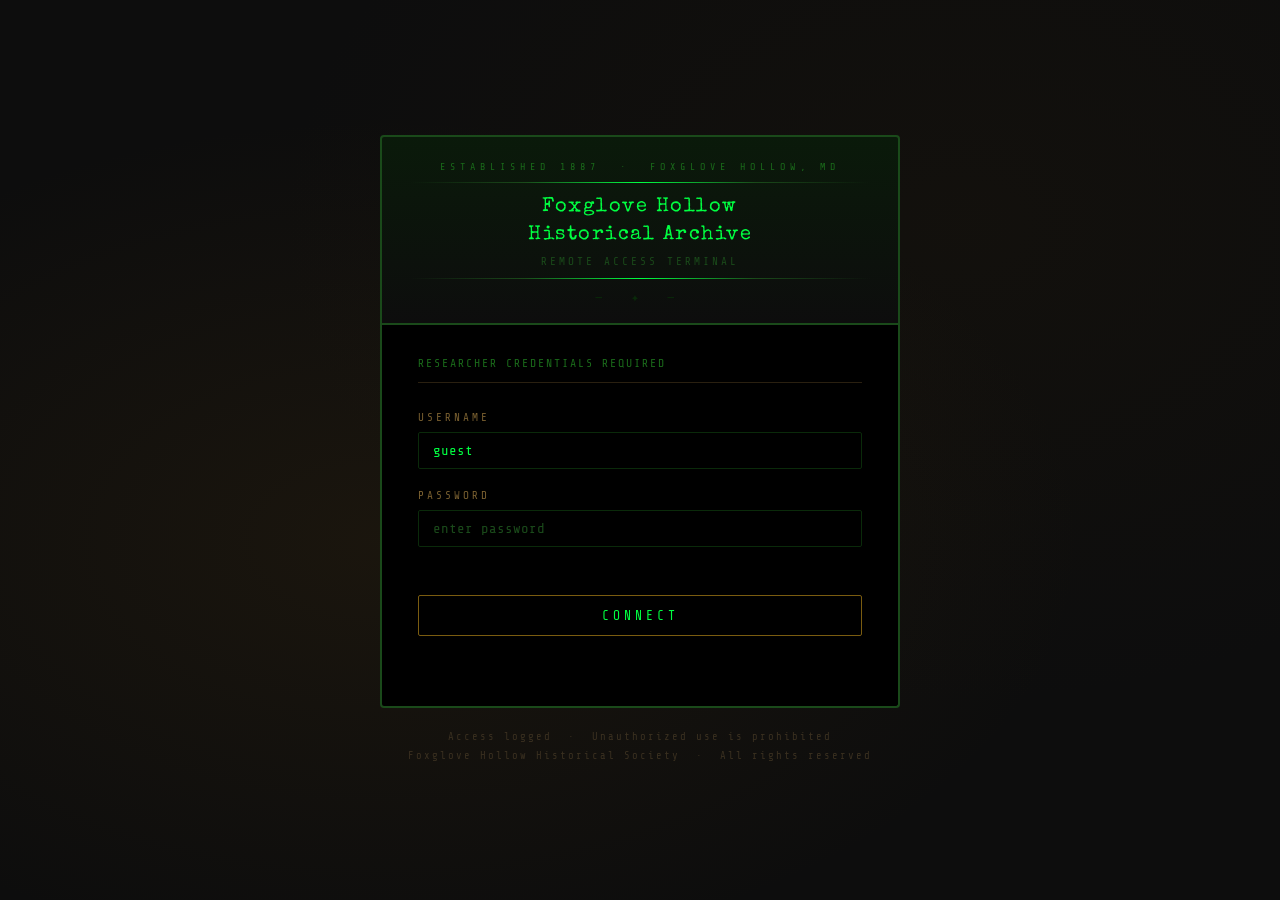
<file: terminal.html>
<!DOCTYPE html>
<html lang="en">
<head>
<meta charset="UTF-8">
<meta name="viewport" content="width=device-width, initial-scale=1.0">
<title>Foxglove Hollow Historical Archive — Remote Access</title>
<style>
  @import url('https://fonts.googleapis.com/css2?family=Special+Elite&family=Share+Tech+Mono&display=swap');

  *, *::before, *::after { box-sizing: border-box; margin: 0; padding: 0; }

  body {
    min-height: 100vh;
    background-color: #0d0d0d;
    background-image:
      radial-gradient(ellipse at 30% 60%, rgba(80,55,15,0.2) 0%, transparent 55%),
      radial-gradient(ellipse at 75% 25%, rgba(50,35,10,0.15) 0%, transparent 50%);
    display: flex;
    flex-direction: column;
    align-items: center;
    justify-content: center;
    padding: 32px 16px;
    font-family: 'Share Tech Mono', 'Courier New', monospace;
  }

  /* ── OUTER FRAME ── */
  .login-frame {
    width: 100%;
    max-width: 520px;
  }

  /* ── HEADER ── */
  .archive-header {
    border: 2px solid #1a4a1a;
    border-radius: 4px 4px 0 0;
    background: linear-gradient(180deg, #0a1a0a 0%, #0d0d0d 100%);
    padding: 24px 28px 18px;
    text-align: center;
    position: relative;
  }

  .header-rule {
    height: 1px;
    background: linear-gradient(90deg, transparent, #1a4a1a, #00ff41, #1a4a1a, transparent);
    margin: 10px 0;
  }

  .archive-eyebrow {
    font-size: 10px;
    letter-spacing: 5px;
    color: #1a6a1a;
    text-transform: uppercase;
    margin-bottom: 8px;
  }

  .archive-name {
    font-family: 'Special Elite', serif;
    font-size: 20px;
    letter-spacing: 1.5px;
    color: #00ff41;
    line-height: 1.4;
  }

  .archive-tagline {
    font-size: 11px;
    color: #1a4a1a;
    letter-spacing: 3px;
    text-transform: uppercase;
    margin-top: 6px;
  }

  .ornament {
    color: #0a2a0a;
    letter-spacing: 10px;
    font-size: 14px;
    margin-top: 6px;
  }

  /* ── LOGIN BOX ── */
  .login-box {
    border: 2px solid #1a4a1a;
    border-top: none;
    border-radius: 0 0 4px 4px;
    background: #000000;
    padding: 32px 36px 36px;
  }

  .login-instruction {
    font-size: 11.5px;
    color: #1a6a1a;
    letter-spacing: 2px;
    text-transform: uppercase;
    margin-bottom: 28px;
    padding-bottom: 12px;
    border-bottom: 1px solid #2a2010;
  }

  /* ── FIELDS ── */
  .field-group {
    margin-bottom: 20px;
  }

  label {
    display: block;
    font-size: 11px;
    color: #7a6030;
    letter-spacing: 3px;
    text-transform: uppercase;
    margin-bottom: 8px;
  }

  input[type="text"],
  input[type="password"] {
    width: 100%;
    background: #000000;
    border: 1px solid #0a2a0a;
    border-radius: 2px;
    padding: 10px 14px;
    font-family: 'Share Tech Mono', 'Courier New', monospace;
    font-size: 14px;
    color: #00ff41;
    outline: none;
    transition: border-color 0.2s;
    caret-color: #00ff41;
  }

  input[type="text"]:focus,
  input[type="password"]:focus {
    border-color: #00ff41;
    background: #0a0a0a;
  }

  input[type="text"]::placeholder,
  input[type="password"]::placeholder {
    color: #1a4a1a;
  }

  /* ── BUTTON ── */
  .connect-btn {
    margin-top: 28px;
    width: 100%;
    background: #000000;
    border: 1px solid #7a5c10;
    border-radius: 2px;
    padding: 12px;
    font-family: 'Share Tech Mono', 'Courier New', monospace;
    font-size: 13px;
    letter-spacing: 4px;
    color: #00ff41;
    text-transform: uppercase;
    cursor: pointer;
    transition: background 0.2s, border-color 0.2s;
  }

  .connect-btn:hover {
    background: #0a1a0a;
    border-color: #00ff41;
  }

  .connect-btn:active {
    background: #0a2a0a;
  }

  /* ── STATUS / ERROR ── */
  #status-msg {
    margin-top: 16px;
    font-size: 12px;
    min-height: 18px;
    text-align: center;
    letter-spacing: 1px;
  }

  .msg-loading { color: #1a6a1a; }
  .msg-error   { color: #ff4444; }

  /* ── FOOTER ── */
  .login-footer {
    margin-top: 20px;
    text-align: center;
    font-size: 10.5px;
    color: #3a3020;
    letter-spacing: 2px;
    line-height: 1.8;
  }
</style>
</head>
<body>

<div class="login-frame">

  <!-- HEADER -->
  <div class="archive-header">
    <div class="archive-eyebrow">Established 1887 &nbsp;·&nbsp; Foxglove Hollow, MD</div>
    <div class="header-rule"></div>
    <div class="archive-name">Foxglove Hollow<br>Historical Archive</div>
    <div class="archive-tagline">Remote Access Terminal</div>
    <div class="header-rule"></div>
    <div class="ornament">— ✦ —</div>
  </div>

  <!-- LOGIN -->
  <div class="login-box">

    <div class="login-instruction">Researcher credentials required</div>

    <div class="field-group">
      <label for="username">Username</label>
      <input type="text" id="username" value="guest" autocomplete="off"
             autocorrect="off" autocapitalize="off" spellcheck="false" />
    </div>

    <div class="field-group">
      <label for="password">Password</label>
      <input type="password" id="password" placeholder="enter password"
             autocomplete="off" spellcheck="false" />
    </div>

    <button class="connect-btn" onclick="checkLogin()">Connect</button>

    <div id="status-msg"></div>

  </div>

  <!-- FOOTER NOTE -->
  <div class="login-footer">
    Access logged &nbsp;·&nbsp; Unauthorized use is prohibited<br>
    Foxglove Hollow Historical Society &nbsp;·&nbsp; All rights reserved
  </div>

</div>

<script>
function checkLogin() {
  const pw = document.getElementById('password').value.trim().toLowerCase();
  const msg = document.getElementById('status-msg');

  if (pw === 'foxglove1864') {
    msg.className = 'msg-loading';
    msg.textContent = 'Credentials verified. Loading archive...';
    setTimeout(() => {
      window.location.href = 'terminal-shell.html';
    }, 800);
  } else if (pw === '') {
    msg.className = 'msg-error';
    msg.textContent = 'Please enter a password.';
  } else {
    msg.className = 'msg-error';
    msg.textContent = 'Access denied. Incorrect password.';
  }
}

document.getElementById('password').addEventListener('keyup', function(e) {
  if (e.key === 'Enter') checkLogin();
});
</script>

</body>
</html>
</file>
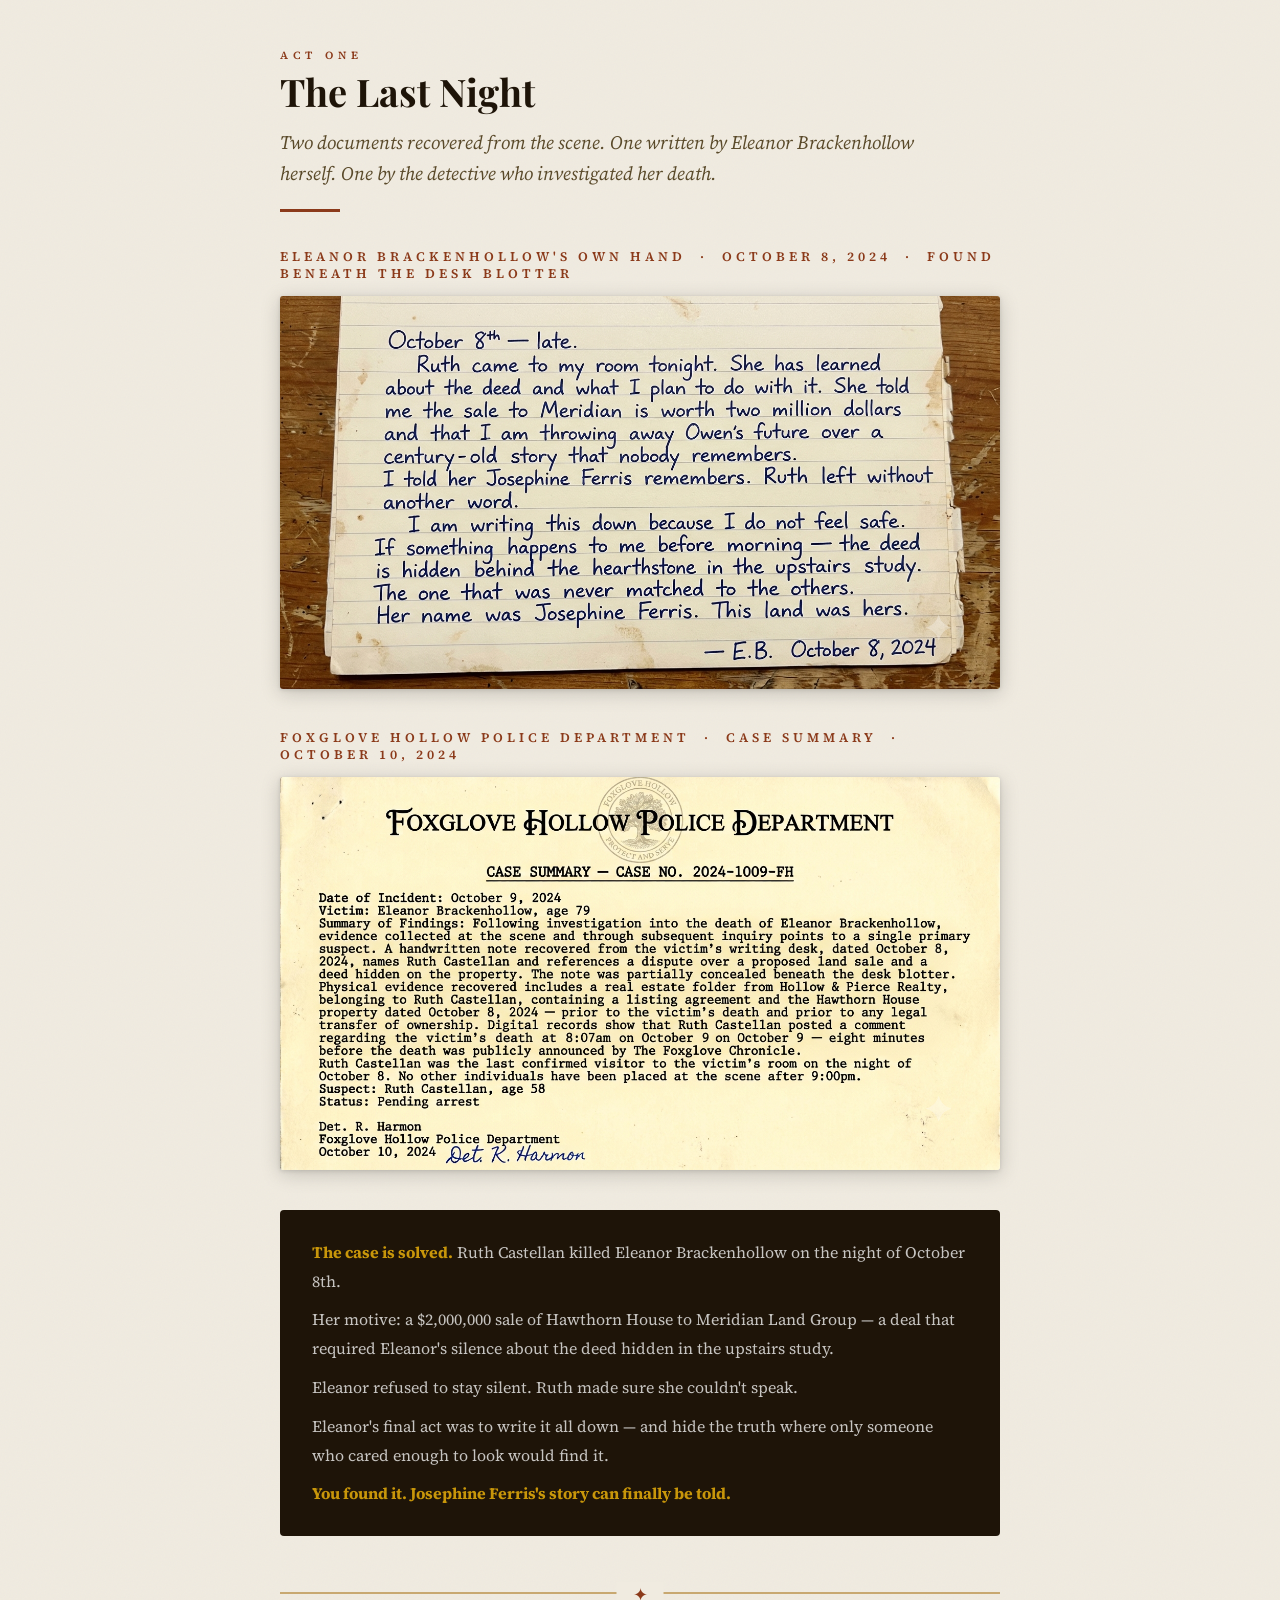
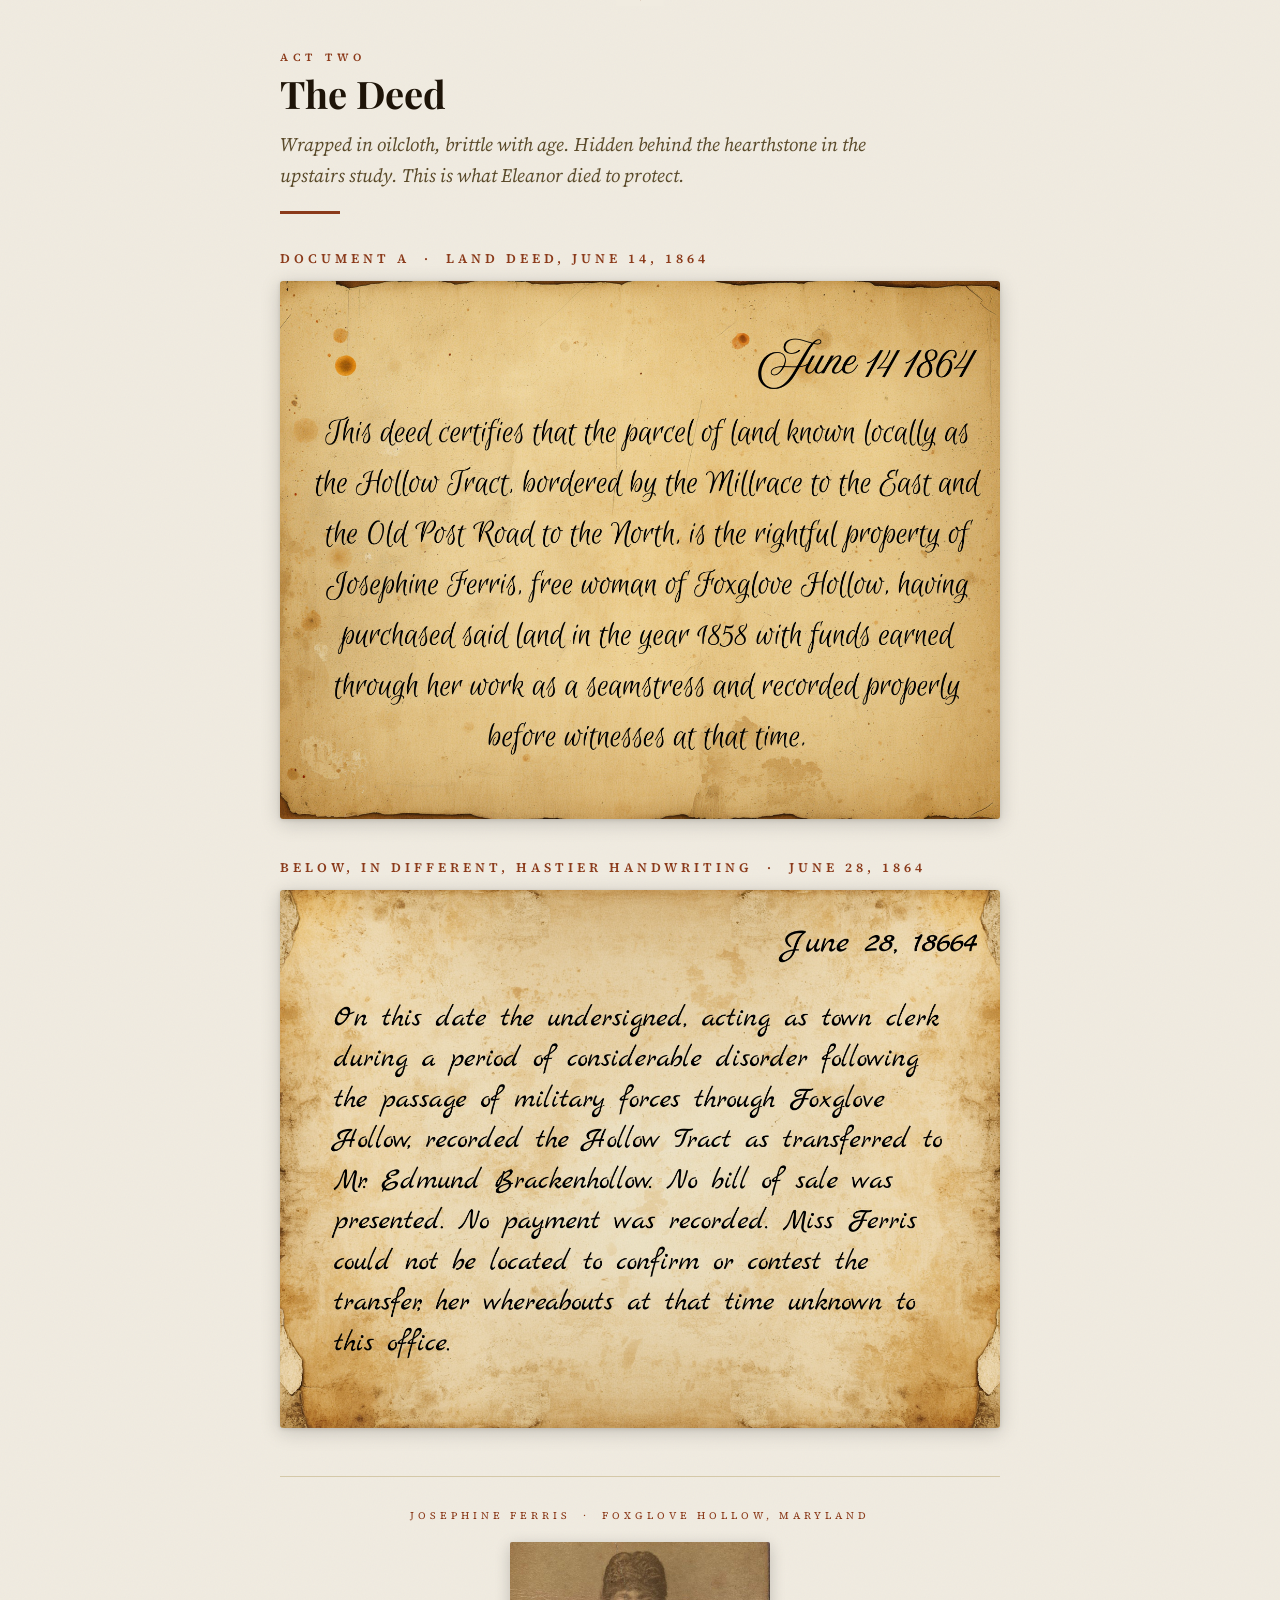
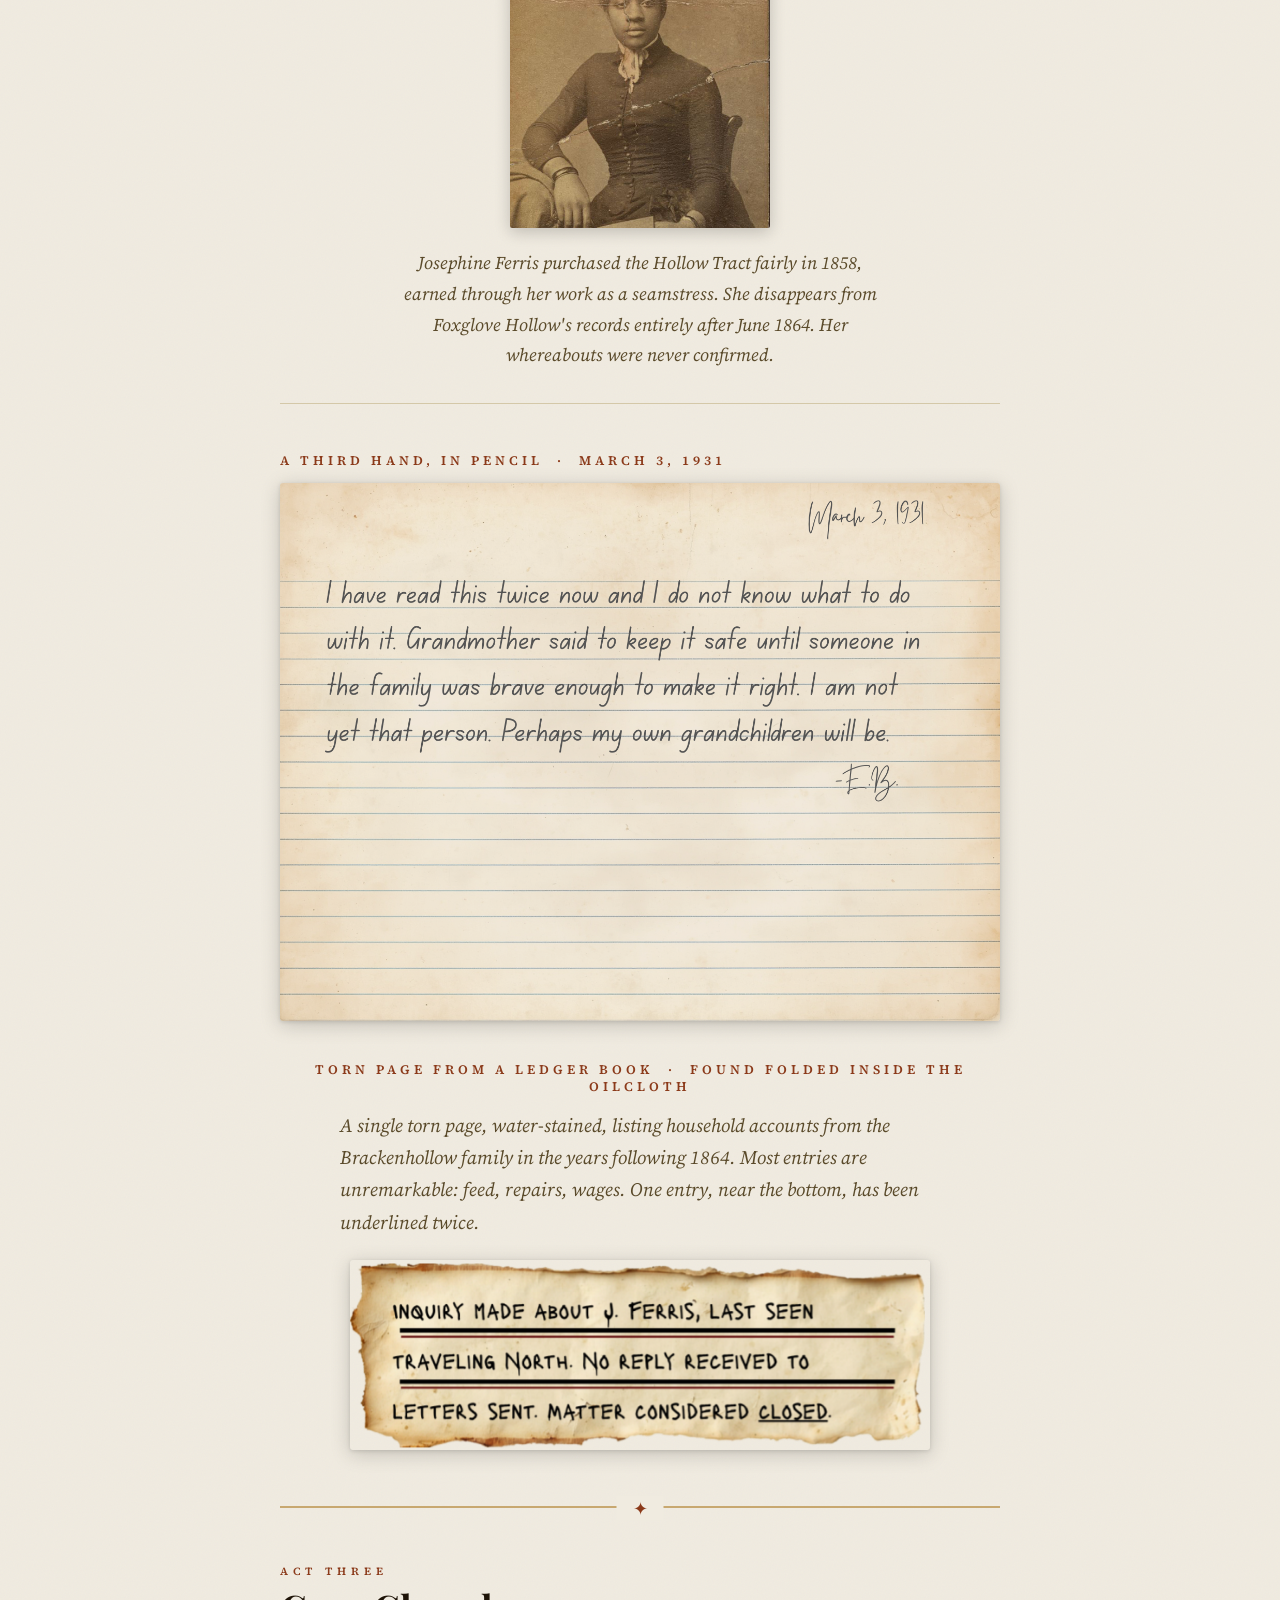
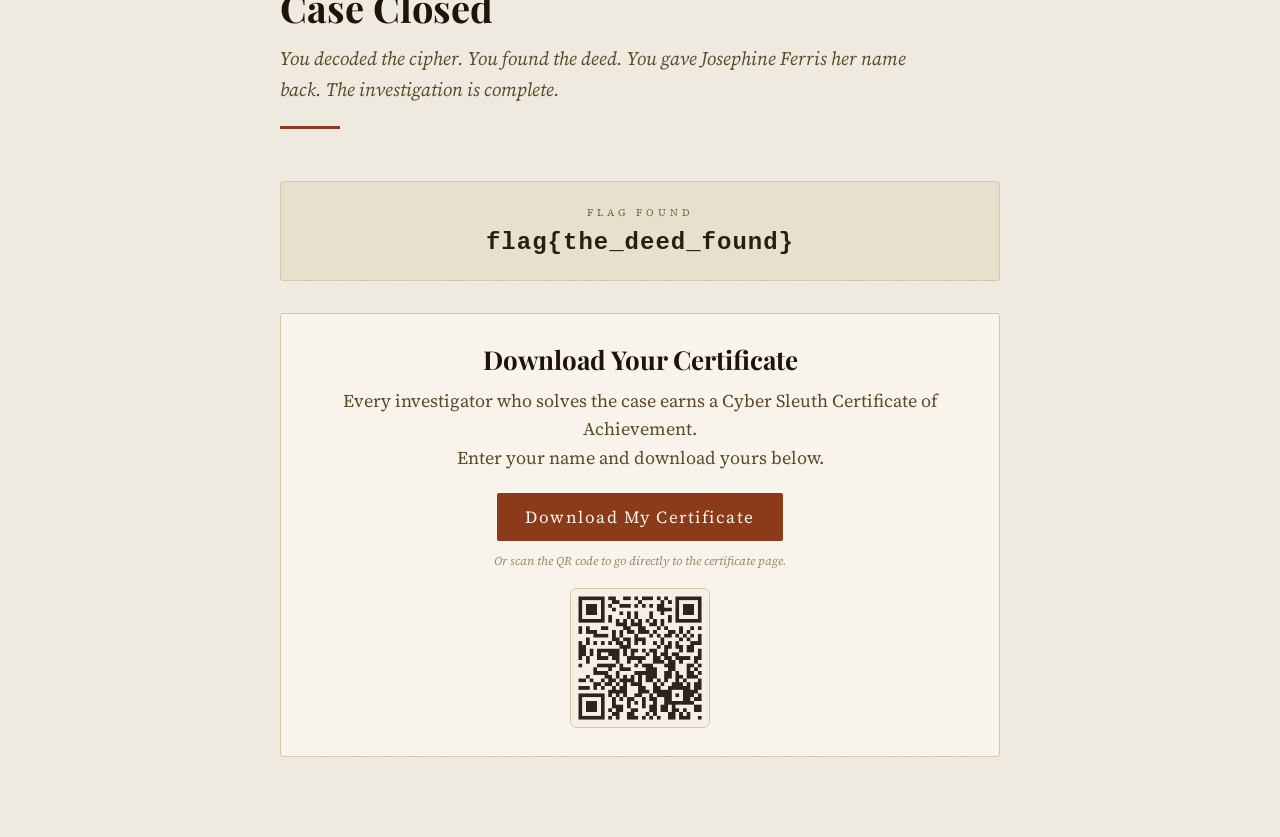
<file: the-deed.html>
<!DOCTYPE html>
<html lang="en">
<head>
<meta charset="UTF-8">
<meta name="viewport" content="width=device-width, initial-scale=1.0">
<title>The Deed — Hawthorn House</title>
<style>
  @import url('https://fonts.googleapis.com/css2?family=Playfair+Display:ital,wght@0,400;0,600;0,700;1,400;1,600&family=Source+Serif+4:ital,wght@0,400;0,600;1,400&display=swap');

  *, *::before, *::after { box-sizing: border-box; margin: 0; padding: 0; }

  body {
    background-color: #f0ebe0;
    background-image: url("data:image/svg+xml,%3Csvg xmlns='http://www.w3.org/2000/svg' width='400' height='400'%3E%3Cfilter id='n'%3E%3CfeTurbulence type='fractalNoise' baseFrequency='0.75' numOctaves='4' stitchTiles='stitch'/%3E%3C/filter%3E%3Crect width='400' height='400' filter='url(%23n)' opacity='0.03'/%3E%3C/svg%3E");
    color: #2a1f0f;
    font-family: 'Source Serif 4', 'Georgia', serif;
    min-height: 100vh;
    padding: 48px 20px 80px;
  }

  .page-wrap {
    max-width: 720px;
    margin: 0 auto;
  }

  /* ── ACT LABELS ── */
  .act-label {
    font-size: 11px;
    letter-spacing: 5px;
    color: #8b3a1a;
    text-transform: uppercase;
    font-weight: 600;
    font-family: 'Source Serif 4', serif;
    margin-bottom: 6px;
  }

  .act-title {
    font-family: 'Playfair Display', 'Georgia', serif;
    font-size: 38px;
    font-weight: 700;
    color: #1e1408;
    margin-bottom: 12px;
    line-height: 1.2;
  }

  .act-intro {
    font-style: italic;
    font-size: 19px;
    color: #5a4a2a;
    line-height: 1.65;
    margin-bottom: 20px;
    max-width: 640px;
  }

  .act-rule {
    width: 60px;
    height: 3px;
    background: #8b3a1a;
    margin-bottom: 36px;
    border: none;
  }

  /* ── DOCUMENT SECTIONS ── */
  .document-section {
    margin-bottom: 40px;
  }

  .document-label {
    font-size: 13px;
    letter-spacing: 4px;
    color: #8b3a1a;
    text-transform: uppercase;
    margin-bottom: 14px;
    font-family: 'Source Serif 4', serif;
    font-weight: 600;
  }

  .paper-image {
    width: 100%;
    border-radius: 3px;
    display: block;
    box-shadow: 0 4px 20px rgba(0,0,0,0.18), 0 1px 4px rgba(0,0,0,0.12);
  }

  .paper-image.scrap {
    max-width: 580px;
    margin: 0 auto;
  }

  /* ── SECTION DIVIDER ── */
  .section-divider {
    border: none;
    border-top: 2px solid #c8a870;
    margin: 56px 0;
    position: relative;
  }
  .section-divider::after {
    content: "✦";
    position: absolute;
    top: 50%;
    left: 50%;
    transform: translate(-50%, -50%);
    background: #f0ebe0;
    padding: 0 16px;
    color: #8b3a1a;
    font-size: 18px;
  }

  /* ── PORTRAIT ── */
  .portrait-section {
    text-align: center;
    margin: 48px 0;
    padding: 32px 0;
    border-top: 1px solid #d4c8a8;
    border-bottom: 1px solid #d4c8a8;
  }
  .portrait-eyebrow {
    font-size: 10px;
    letter-spacing: 4px;
    color: #8b3a1a;
    text-transform: uppercase;
    margin-bottom: 20px;
  }
  .portrait-img {
    width: 260px;
    max-width: 90%;
    border-radius: 2px;
    box-shadow: 0 4px 16px rgba(0,0,0,0.2);
    display: block;
    margin: 0 auto 20px;
  }
  .portrait-caption {
    font-style: italic;
    font-size: 18px;
    color: #5a4a2a;
    line-height: 1.7;
    max-width: 480px;
    margin: 0 auto;
  }

  /* ── LEDGER ── */
  .ledger-label {
    font-size: 13px;
    letter-spacing: 4px;
    color: #8b3a1a;
    text-transform: uppercase;
    margin-bottom: 14px;
    font-family: 'Source Serif 4', serif;
    font-weight: 600;
    text-align: center;
  }
  .ledger-description {
    font-style: italic;
    font-size: 19px;
    color: #5a4a2a;
    line-height: 1.7;
    max-width: 600px;
    margin: 0 auto 22px;
    text-align: left;
  }

  /* ── FLAG BLOCK ── */
  .flag-block {
    margin-top: 52px;
    padding: 24px 28px;
    border: 1px solid #d4c8a8;
    border-radius: 3px;
    background: #e8e0cc;
    text-align: center;
  }
  .flag-label {
    font-size: 10px;
    letter-spacing: 4px;
    text-transform: uppercase;
    color: #7a6a4a;
    margin-bottom: 10px;
  }
  .flag-value {
    font-family: 'Courier New', monospace;
    font-size: 24px;
    font-weight: bold;
    color: #2a1f0f;
    letter-spacing: 1px;
  }

  /* ── CERTIFICATE ── */
  .cert-block {
    margin-top: 32px;
    text-align: center;
    padding: 28px;
    background: #f8f4ec;
    border: 1px solid #d4c8a8;
    border-radius: 3px;
  }
  .cert-heading {
    font-family: 'Playfair Display', serif;
    font-size: 26px;
    color: #1e1408;
    margin-bottom: 10px;
  }
  .cert-text {
    font-size: 18px;
    color: #5a4a2a;
    line-height: 1.6;
    margin-bottom: 20px;
  }
  .cert-link {
    display: inline-block;
    background: #8b3a1a;
    color: #f8f4ec;
    text-decoration: none;
    font-family: 'Source Serif 4', serif;
    font-size: 17px;
    letter-spacing: 1.5px;
    padding: 12px 28px;
    border-radius: 2px;
    transition: background 0.2s;
  }
  .cert-link:hover { background: #6a2c12; }
  .qr-note {
    font-size: 12px;
    color: #9a8a6a;
    margin-top: 12px;
    font-style: italic;
  }

  /* ── RESOLUTION BOX ── */
  .resolution-box {
    background: #1e1408;
    border-radius: 4px;
    padding: 28px 32px;
    margin-bottom: 40px;
  }
  .resolution-box p {
    color: rgba(255,255,255,0.75);
    font-size: 16px;
    line-height: 1.8;
    margin-bottom: 10px;
  }
  .resolution-box p:last-child { margin-bottom: 0; }
  .resolution-box strong { color: #c8960a; }
</style>
</head>
<body>
<div class="page-wrap">

  <!-- ══════════════════════════════════
       ACT 1 — THE RESOLUTION
  ══════════════════════════════════ -->

  <div class="act-label">Act One</div>
  <h1 class="act-title">The Last Night</h1>
  <p class="act-intro">Two documents recovered from the scene. One written by Eleanor Brackenhollow herself. One by the detective who investigated her death.</p>
  <hr class="act-rule">

  <!-- Eleanor's final note -->
  <div class="document-section">
    <div class="document-label">Eleanor Brackenhollow's own hand &nbsp;·&nbsp; October 8, 2024 &nbsp;·&nbsp; found beneath the desk blotter</div>
    <img src="images/Eleanor_final_note.png"
         alt="Eleanor's final handwritten note naming Ruth Castellan and describing the dispute over the deed"
         class="paper-image" />
  </div>

  <!-- Police report -->
  <div class="document-section">
    <div class="document-label">Foxglove Hollow Police Department &nbsp;·&nbsp; Case Summary &nbsp;·&nbsp; October 10, 2024</div>
    <img src="images/Police_case_summary.png"
         alt="Foxglove Hollow Police Department case summary naming Ruth Castellan as primary suspect"
         class="paper-image" />
  </div>

  <!-- Resolution summary box -->
  <div class="resolution-box">
    <p><strong>The case is solved.</strong> Ruth Castellan killed Eleanor Brackenhollow on the night of October 8th.</p>
    <p>Her motive: a $2,000,000 sale of Hawthorn House to Meridian Land Group — a deal that required Eleanor's silence about the deed hidden in the upstairs study.</p>
    <p>Eleanor refused to stay silent. Ruth made sure she couldn't speak.</p>
    <p>Eleanor's final act was to write it all down — and hide the truth where only someone who cared enough to look would find it.</p>
    <p><strong>You found it. Josephine Ferris's story can finally be told.</strong></p>
  </div>

  <!-- ══════════════════════════════════
       ACT 2 — THE DEED
  ══════════════════════════════════ -->

  <div class="section-divider"></div>

  <div class="act-label">Act Two</div>
  <h2 class="act-title">The Deed</h2>
  <p class="act-intro">Wrapped in oilcloth, brittle with age. Hidden behind the hearthstone in the upstairs study. This is what Eleanor died to protect.</p>
  <hr class="act-rule">

  <!-- Document A: Original deed -->
  <div class="document-section">
    <div class="document-label">Document A &nbsp;·&nbsp; Land Deed, June 14, 1864</div>
    <img src="images/Josephine_Ferris_Deed.png"
         alt="Handwritten land deed dated June 14 1864 certifying Josephine Ferris as the rightful owner of the Hollow Tract"
         class="paper-image" />
  </div>

  <!-- Document B: Town Clerk -->
  <div class="document-section">
    <div class="document-label">Below, in different, hastier handwriting &nbsp;·&nbsp; June 28, 1864</div>
    <img src="images/Town_Clerk.png"
         alt="Hastier handwriting added by the town clerk recording the transfer to Edmund Brackenhollow with no payment and no consent"
         class="paper-image" />
  </div>

  <!-- Portrait of Josephine -->
  <div class="portrait-section">
    <div class="portrait-eyebrow">Josephine Ferris &nbsp;·&nbsp; Foxglove Hollow, Maryland</div>
    <img src="images/josephine-ferris-portrait.jpg"
         alt="Portrait of Josephine Ferris"
         class="portrait-img" />
    <p class="portrait-caption">
      Josephine Ferris purchased the Hollow Tract fairly in 1858, earned through her work as a seamstress. She disappears from Foxglove Hollow's records entirely after June 1864. Her whereabouts were never confirmed.
    </p>
  </div>

  <!-- Document C: Eleanor's grandmother pencil note -->
  <div class="document-section">
    <div class="document-label">A third hand, in pencil &nbsp;·&nbsp; March 3, 1931</div>
    <img src="images/Eleanor_B__deed_note.png"
         alt="Pencil annotation added by Eleanor's grandmother on March 3 1931"
         class="paper-image" />
  </div>

  <!-- Torn ledger page -->
  <div class="document-section" style="text-align:center;">
    <div class="ledger-label">Torn page from a ledger book &nbsp;·&nbsp; found folded inside the oilcloth</div>
    <p class="ledger-description">A single torn page, water-stained, listing household accounts from the Brackenhollow family in the years following 1864. Most entries are unremarkable: feed, repairs, wages. One entry, near the bottom, has been underlined twice.</p>
    <img src="images/Torn_Piece_of_paper.png"
         alt="Torn ledger page: Inquiry made about J. Ferris, last seen traveling north. No reply received to letters sent. Matter considered closed."
         class="paper-image scrap" />
  </div>

  <!-- ══════════════════════════════════
       ACT 3 — THE FLAG & CERTIFICATE
  ══════════════════════════════════ -->

  <div class="section-divider"></div>

  <div class="act-label">Act Three</div>
  <h2 class="act-title">Case Closed</h2>
  <p class="act-intro">You decoded the cipher. You found the deed. You gave Josephine Ferris her name back. The investigation is complete.</p>
  <hr class="act-rule">

  <div class="flag-block">
    <div class="flag-label">Flag found</div>
    <div class="flag-value">flag{the_deed_found}</div>
  </div>

  <div class="cert-block">
    <h2 class="cert-heading">Download Your Certificate</h2>
    <p class="cert-text">
      Every investigator who solves the case earns a Cyber Sleuth Certificate of Achievement.<br>
      Enter your name and download yours below.
    </p>
    <a href="certificate.html" class="cert-link">Download My Certificate</a>
    <p class="qr-note">Or scan the QR code to go directly to the certificate page.</p>
    <img src="images/certificate-qr.png"
         alt="QR code to certificate page"
         style="width:140px; margin:1.2rem auto 0; display:block; border-radius:6px; border:1px solid #d4c8a8;" />
  </div>

</div><!-- /page-wrap -->
</body>
</html>
</file>
<file: style.css>
/* ============================================
   HAWTHORN HOUSE — Shared Stylesheet
   Design tokens:
   Colors: --ink #2B2420, --parchment #F6F0E4, --rust #A8512E,
           --moss #4B5D45, --gold #B8924A, --shadow #1A1512
   Type: 'Playfair Display' (display serif, headings),
         'Source Serif 4' (body serif, readable prose),
         'JetBrains Mono' (utility, code/terminal-feel labels)
   ============================================ */

@import url('https://fonts.googleapis.com/css2?family=Fraunces:ital,opsz,wght@0,9..144,500;0,9..144,700;0,9..144,900;1,9..144,500&family=Inter:wght@400;500;600;700&family=JetBrains+Mono:wght@400;600&display=swap');

:root {
  --ink: #2B2420;
  --parchment: #F6F0E4;
  --parchment-deep: #EDE3CE;
  --rust: #A8512E;
  --rust-dark: #7E3A20;
  --moss: #4B5D45;
  --gold: #B8924A;
  --shadow: #1A1512;
  --line: rgba(43, 36, 32, 0.14);
}

* { box-sizing: border-box; }

html { scroll-behavior: smooth; }

body {
  margin: 0;
  background: var(--parchment);
  color: var(--ink);
  font-family: 'Inter', -apple-system, 'Segoe UI', Calibri, sans-serif;
  font-size: 17px;
  line-height: 1.65;
  -webkit-font-smoothing: antialiased;
}

h1, h2, h3 {
  font-family: 'Fraunces', Georgia, serif;
  font-weight: 700;
  margin: 0 0 0.5em 0;
  letter-spacing: -0.01em;
  color: var(--shadow);
}

h1 { font-size: clamp(2.4rem, 5vw, 3.6rem); font-weight: 900; line-height: 1.05; }
h2 { font-size: clamp(1.6rem, 3vw, 2.2rem); }
h3 { font-family: 'Inter', sans-serif; font-size: 1.2rem; font-style: normal; font-weight: 600; }

a { color: var(--rust); text-decoration: none; }
a:hover { text-decoration: underline; }
a:focus-visible, button:focus-visible { outline: 2px solid var(--moss); outline-offset: 3px; }

p { margin: 0 0 1.1em 0; }

.eyebrow {
  font-family: 'JetBrains Mono', monospace;
  font-size: 0.72rem;
  letter-spacing: 0.18em;
  text-transform: uppercase;
  color: var(--rust);
  font-weight: 600;
}

/* ---------- NAV ---------- */
.site-nav {
  position: sticky;
  top: 0;
  z-index: 50;
  background: rgba(246, 240, 228, 0.88);
  backdrop-filter: blur(10px);
  -webkit-backdrop-filter: blur(10px);
  border-bottom: 1px solid var(--line);
  box-shadow: 0 1px 0 rgba(26,21,18,0.02);
  display: flex;
  align-items: center;
  justify-content: space-between;
  padding: 1.1rem 5vw;
}

.site-nav .brand {
  font-family: 'Fraunces', serif;
  font-weight: 700;
  font-size: 1.25rem;
  color: var(--shadow);
}

.site-nav .brand span { color: var(--rust); }

.site-nav ul {
  list-style: none;
  display: flex;
  gap: 2rem;
  margin: 0;
  padding: 0;
}

.site-nav a {
  color: var(--ink);
  font-size: 0.95rem;
  font-weight: 600;
  position: relative;
}

.site-nav a:hover { text-decoration: none; color: var(--rust); }

.site-nav a::after {
  content: '';
  position: absolute;
  left: 0; right: 0; bottom: -6px;
  height: 2px;
  background: var(--rust);
  transform: scaleX(0);
  transform-origin: left;
  transition: transform 0.25s ease;
}

.site-nav a:hover::after,
.site-nav a[aria-current="page"]::after { transform: scaleX(1); }

@media (max-width: 720px) {
  .site-nav { flex-direction: column; gap: 0.8rem; align-items: flex-start; }
  .site-nav ul { gap: 1.2rem; flex-wrap: wrap; }
}

/* ---------- LAYOUT ---------- */
.wrap { max-width: 1080px; margin: 0 auto; padding: 0 5vw; }
.section { padding: 4.5rem 0; }
.section-tight { padding: 2.5rem 0; }

.divider {
  width: 64px; height: 3px;
  background: var(--rust);
  margin: 1.4rem 0;
  border-radius: 2px;
}

/* ---------- HERO ---------- */
.hero {
  position: relative;
  min-height: 78vh;
  display: flex;
  align-items: flex-end;
  background-size: cover;
  background-position: center;
  isolation: isolate;
}

.hero::before {
  content: '';
  position: absolute; inset: 0;
  background: linear-gradient(180deg, rgba(26,21,18,0.35) 0%, rgba(26,21,18,0.55) 45%, rgba(26,21,18,0.88) 100%);
  z-index: -1;
}

.hero-content { padding: 3.5rem 5vw; color: var(--parchment); max-width: 720px; }
.hero-content h1 { color: #fff; text-shadow: 0 2px 12px rgba(0,0,0,0.35); }
.hero-content p { color: rgba(255,255,255,0.92); font-size: 1.15rem; max-width: 540px; text-shadow: 0 1px 8px rgba(0,0,0,0.3); }
.hero-content .eyebrow {
  color: #F4D9A8;
  background: rgba(26,21,18,0.45);
  display: inline-block;
  padding: 0.25rem 0.7rem;
  border-radius: 3px;
  backdrop-filter: blur(2px);
}

/* ---------- CARDS ---------- */
.card {
  background: #fff;
  border: 1px solid var(--line);
  border-radius: 10px;
  padding: 1.8rem;
  box-shadow: 0 1px 3px rgba(26,21,18,0.06), 0 1px 2px rgba(26,21,18,0.04);
  transition: transform 0.2s ease, box-shadow 0.2s ease;
}

.card:hover {
  transform: translateY(-2px);
  box-shadow: 0 8px 24px rgba(26,21,18,0.10), 0 2px 6px rgba(26,21,18,0.06);
}

.card-grid {
  display: grid;
  grid-template-columns: repeat(auto-fit, minmax(260px, 1fr));
  gap: 1.5rem;
}

/* ---------- GUEST PROFILE ---------- */
.guest-card {
  background: #fff;
  border: 1px solid var(--line);
  border-radius: 12px;
  overflow: hidden;
  margin-bottom: 2.5rem;
  box-shadow: 0 1px 3px rgba(26,21,18,0.05);
}

.guest-header {
  padding: 1.6rem 1.8rem 0.6rem;
}

.guest-gallery {
  display: flex;
  flex-direction: row;
  gap: 2px;
  background: var(--shadow);
  overflow: hidden;
}

.guest-gallery a {
  flex: 1 1 0;
  min-width: 0;
  display: block;
  overflow: hidden;
}

.guest-gallery img {
  width: 100%;
  height: 260px;
  object-fit: cover;
  object-position: center;
  display: block;
  transition: transform 0.4s ease;
}

.guest-gallery a:hover img { transform: scale(1.04); }

.guest-bio { padding: 1.4rem 1.8rem 1.8rem; }

.guest-name { font-family: 'Fraunces', serif; font-weight: 700; font-size: 1.5rem; margin-bottom: 0.1rem; }
.guest-role { font-family: 'JetBrains Mono', monospace; font-size: 0.78rem; color: var(--moss); letter-spacing: 0.05em; }

/* ---------- FOOTER ---------- */
.site-footer {
  background: var(--shadow);
  color: rgba(246,240,228,0.7);
  padding: 3rem 5vw 2rem;
  margin-top: 4rem;
}

.site-footer a { color: rgba(246,240,228,0.85); }
.site-footer .footnote {
  margin-top: 2rem;
  padding-top: 1.5rem;
  border-top: 1px solid rgba(246,240,228,0.12);
  font-family: 'JetBrains Mono', monospace;
  font-size: 0.78rem;
  color: rgba(246,240,228,0.45);
}

/* ---------- MISC UTILITY ---------- */
.btn {
  display: inline-block;
  background: var(--rust);
  color: #fff;
  padding: 0.75rem 1.6rem;
  border-radius: 8px;
  font-weight: 600;
  font-size: 0.95rem;
  font-family: 'Inter', sans-serif;
  border: none;
  cursor: pointer;
  box-shadow: 0 2px 6px rgba(168,81,46,0.25);
  transition: transform 0.15s ease, box-shadow 0.15s ease, background 0.15s ease;
}
.btn:hover { background: var(--rust-dark); text-decoration: none; transform: translateY(-1px); box-shadow: 0 4px 12px rgba(168,81,46,0.32); }

.tag {
  display: inline-block;
  font-family: 'JetBrains Mono', monospace;
  font-size: 0.7rem;
  letter-spacing: 0.05em;
  background: var(--parchment-deep);
  color: var(--moss);
  padding: 0.25rem 0.6rem;
  border-radius: 2px;
  margin-right: 0.4rem;
}

@media (prefers-reduced-motion: reduce) {
  * { transition: none !important; animation: none !important; }
}
</file>
